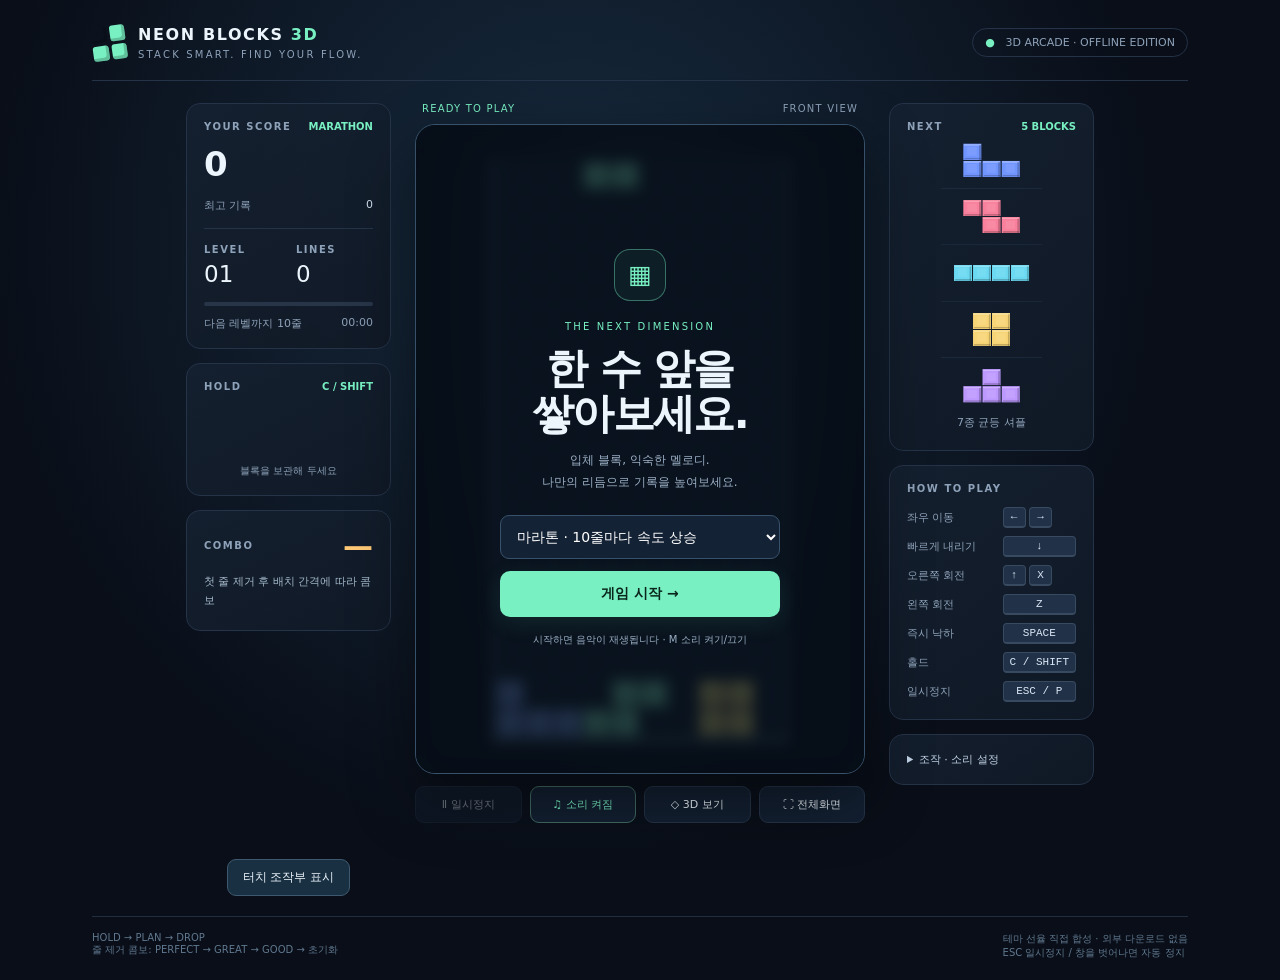
<file: index.html>
<!doctype html>
<html lang="ko">
<head>
<meta charset="utf-8"><meta name="viewport" content="width=device-width,initial-scale=1,viewport-fit=cover"><meta name="theme-color" content="#090e18"><meta name="apple-mobile-web-app-capable" content="yes"><meta name="mobile-web-app-capable" content="yes"><meta name="apple-mobile-web-app-status-bar-style" content="black-translucent">
<title>NEON BLOCKS 3D · 테트리스</title>
<style>
:root{color-scheme:dark;--bg:#090e18;--panel:#111b2a;--line:#253348;--text:#edf5fc;--muted:#8ea2b9;--mint:#78f0c2;--amber:#ffc976}*{box-sizing:border-box}body{margin:0;background:radial-gradient(ellipse at 45% 25%,#172b3f 0,transparent 60%),var(--bg);color:var(--text);font-family:Inter,"Segoe UI","Malgun Gothic",system-ui,sans-serif;font-size:14px;min-height:100svh}button,input,select{font:inherit}button{cursor:pointer;color:inherit}button:focus-visible,select:focus-visible,input:focus-visible{outline:2px solid var(--mint);outline-offset:4px}button{touch-action:manipulation}button:disabled{opacity:.35;cursor:default}.shell{max-width:1160px;margin:auto;padding:25px 32px 20px}.top{display:flex;align-items:center;justify-content:space-between;padding-bottom:20px;border-bottom:1px solid var(--line);gap:12px}.logo{display:flex;align-items:center;gap:12px}.mark{width:34px;height:34px;display:grid;grid-template-columns:1fr 1fr;gap:3px;transform:rotate(-8deg)}.mark i{background:var(--mint);border-radius:3px;box-shadow:inset -3px -3px #0003}.mark i:first-child{background:transparent}.logo b{letter-spacing:.1em;font-size:16px}.logo small{display:block;font-size:10px;letter-spacing:.22em;color:var(--muted);margin-top:5px}.pill{border:1px solid var(--line);padding:7px 12px;border-radius:30px;color:var(--muted);font-size:11px;white-space:nowrap}.pill span{color:var(--mint)}.layout{display:grid;grid-template-columns:205px minmax(280px,450px) 205px;gap:24px;justify-content:center;margin-top:22px;align-items:start}.rail{display:grid;gap:14px}.card{border:1px solid var(--line);border-radius:14px;background:linear-gradient(145deg,#152131dc,#101926e8);padding:17px}.caption{font-size:10px;letter-spacing:.15em;color:var(--muted);font-weight:700;display:flex;justify-content:space-between;align-items:center}.caption em{font-style:normal;color:var(--mint);letter-spacing:0}.score{font-size:34px;line-height:1.3;font-weight:750;letter-spacing:-.04em;font-variant-numeric:tabular-nums;margin:10px 0 12px}.record{font-size:11px;color:var(--muted);display:flex;justify-content:space-between}.record b{color:#d0dfed;font-weight:500}.twins{display:grid;grid-template-columns:1fr 1fr;gap:15px;border-top:1px solid var(--line);padding-top:15px;margin-top:15px}.metric{font-size:23px;margin-top:6px;font-variant-numeric:tabular-nums}.meter{height:4px;background:#283549;border-radius:4px;margin-top:15px;overflow:hidden}.meter i{display:block;height:100%;background:var(--mint);width:0;transition:width .2s}.time{margin-top:10px;font-size:11px;color:var(--muted);display:flex;justify-content:space-between}.preview{display:block;width:100%;height:72px}.nextcanvas{height:282px}.holdhint{font-size:10px;text-align:center;color:var(--muted)}.combo-row{display:flex;align-items:center;justify-content:space-between}.combo-number{color:var(--amber);font-size:30px;font-weight:800}.small{font-size:11px;color:var(--muted);line-height:1.7}.board-column{min-width:0}.board-meta{display:flex;justify-content:space-between;align-items:center;font-size:10px;letter-spacing:.12em;color:var(--muted);margin:0 7px 10px}.live{color:var(--mint)}.stage{position:relative;width:100%;aspect-ratio:450/650;border:1px solid #38516a;border-radius:20px;overflow:hidden;background:radial-gradient(ellipse at 50% 25%,#142635,#080f1b 75%);box-shadow:0 25px 65px #0007,inset 0 1px #a5ebff17}.stage:after{content:"";position:absolute;pointer-events:none;inset:0;border-radius:20px;box-shadow:inset 0 0 40px #0004}.stage>canvas{position:absolute;inset:0;width:100%;height:100%;display:block}.overlay{position:absolute;z-index:5;inset:0;display:flex;align-items:center;justify-content:center;background:#070e19c9;backdrop-filter:blur(7px);padding:28px;text-align:center}.overlay[hidden]{display:none}.intro-icon{width:52px;height:52px;border:1px solid #78f0c266;margin:0 auto 20px;display:grid;place-items:center;border-radius:16px;color:var(--mint);font-size:25px;background:#78f0c20d}.overlay h1{font-size:clamp(28px,3.5vw,42px);letter-spacing:-.04em;line-height:1.08;margin:14px 0}.overlay p{color:#9db0c6;font-size:12px;line-height:1.8;margin:14px 0 22px;white-space:pre-line}.overline{font-size:10px;letter-spacing:.22em;color:var(--mint)}.primary{background:var(--mint);border:0;color:#09251c;padding:14px 25px;border-radius:10px;font-weight:800;width:100%;box-shadow:0 6px 24px #78f0c218}.primary:hover{background:#a3ffd8}.secondary{background:#1c2a3b;border:1px solid #3c5067;border-radius:10px;padding:11px;width:100%;margin-top:9px}.overlay select{width:100%;padding:12px;background:#142235;color:white;border:1px solid #38516a;border-radius:9px;margin-bottom:12px}.overlay .note{font-size:10px;margin-bottom:0}.toast{position:absolute;z-index:3;pointer-events:none;top:42%;left:0;width:100%;text-align:center;font-size:27px;font-weight:900;letter-spacing:.04em;color:var(--mint);text-shadow:0 3px 15px #000,0 0 30px #78f0c244;opacity:0;transform:translateY(10px);transition:opacity .12s,transform .15s}.toast.show{opacity:1;transform:translateY(0)}.toast small{display:block;font-size:13px;color:#fff;margin-top:6px}.toolbar{display:grid;grid-template-columns:1fr 1fr 1fr;gap:8px;margin-top:12px}.tool{border:1px solid var(--line);background:#132032;border-radius:9px;padding:10px 5px;font-size:11px}.tool:hover{border-color:#62809a}.tool.active{color:var(--mint);border-color:#426b61}.controls{display:grid;grid-template-columns:1fr auto;gap:8px;align-items:center;color:var(--muted);font-size:11px;margin-top:13px}kbd{display:inline-block;padding:3px 6px;min-width:23px;text-align:center;color:#dce8f8;background:#213147;border:1px solid #384a60;border-bottom-width:2px;border-radius:4px;font:10px inherit}.settings summary{cursor:pointer;font-size:11px;color:#c1d2e5}.settings label{display:block;font-size:11px;color:var(--muted);margin-top:14px}.settings input{width:100%;accent-color:var(--mint);margin-top:9px}.settings output{float:right;color:var(--mint)}.foot{display:flex;justify-content:space-between;font-size:10px;color:#60788f;margin-top:20px;border-top:1px solid #202e40;padding-top:15px}.mobile{display:none}.danger{color:#ff8293!important}.log{min-height:40px;margin:10px 0 0;font-size:11px;line-height:1.7;color:#a4b9ca}.sr{position:absolute;width:1px;height:1px;overflow:hidden;clip:rect(0,0,0,0)}@media(min-width:900px) and (max-height:820px){.shell{padding-top:14px}.top{padding-bottom:13px}.layout{margin-top:15px;grid-template-columns:190px minmax(280px,390px) 190px;gap:20px}.card{padding:14px}.rail{gap:11px}.nextcanvas{height:250px}.foot{margin-top:12px}.stage{max-height:calc(100svh - 180px)}}@media(max-width:900px){.shell{padding:16px}.layout{grid-template-columns:155px minmax(260px,390px) 155px;gap:12px}.card{padding:12px}.score{font-size:28px}.logo b{font-size:14px}.pill{font-size:10px}}@media(max-width:700px){.shell{padding:12px 10px}.top{padding-bottom:12px}.pill{display:none}.layout{grid-template-columns:minmax(0,1fr) 92px;max-width:450px;gap:10px;margin:12px auto 0}.left{grid-column:1/-1;display:grid;grid-template-columns:1fr 1fr;gap:8px}.scorecard{grid-column:1/-1;display:flex;align-items:center;justify-content:space-between;gap:10px;padding:10px 12px}.scorecard>.caption{display:none}.score{font-size:25px;margin:0}.record{display:none}.twins{border:0;padding:0;margin:0;gap:20px}.metric{font-size:20px;margin:2px 0 0}.scorecard .meter,.scorecard .time{display:none}.left .holdcard{grid-column:1}.left .combocard{grid-column:2}.left .holdcard,.left .combocard{padding:8px 12px}.holdcard .preview{height:40px;width:94px;margin:auto}.holdhint{display:none}.combo-number{font-size:25px}.combocard .log{margin:0;min-height:16px;font-size:10px;line-height:1.4}.board-column{grid-column:1;grid-row:2}.right{grid-column:2;grid-row:2;gap:8px}.right .card{padding:10px 7px}.right .controlcard{display:none}.right .nextcanvas{height:247px}.right .caption{font-size:8px;letter-spacing:.06em}.right .small{font-size:10px}.settings summary{font-size:10px}.settings label{font-size:9px}.stage{aspect-ratio:320/590;border-radius:14px}.board-meta{font-size:9px;letter-spacing:0}.toolbar{gap:5px;margin-top:8px}.tool{font-size:10px;padding:9px 2px}.overlay{padding:18px}.overlay h1{font-size:31px}.overlay p{font-size:11px}.intro-icon{margin-bottom:12px}.mobile{grid-column:1/-1;display:grid;grid-template-columns:repeat(6,1fr);gap:7px}.mobile button{padding:15px 0;border:1px solid #3a5268;border-radius:10px;background:#182a3c;color:#e9f7ff;font-size:20px;touch-action:none;user-select:none}.mobile .drop{grid-column:span 2;background:#214739;color:var(--mint)}.mobile button:active{background:#3b5d69}.foot{max-width:450px;margin:14px auto 0;line-height:1.6;gap:15px}.logo small{font-size:8px}.log{font-size:10px}}@media(prefers-reduced-motion:reduce){*{transition:none!important}}

/* Mobile console: safe-area spacing, bounded gameboard, no stretched canvas */
.toolbar{grid-template-columns:repeat(4,minmax(0,1fr))}
@media (max-width:700px), (max-width:1100px) and (pointer:coarse){
 html{overscroll-behavior:none}body{min-width:0;overflow-x:hidden}
 .shell{padding:max(6px,env(safe-area-inset-top)) max(8px,env(safe-area-inset-right)) max(8px,env(safe-area-inset-bottom)) max(8px,env(safe-area-inset-left));max-width:720px}
 .top{padding-bottom:5px}.logo b{font-size:12px}.logo small{display:none}.mark{width:23px;height:23px}
 .layout{display:grid;grid-template-columns:minmax(0,1fr) clamp(72px,19vw,112px);gap:7px;max-width:680px;margin:6px auto 0}
 .left{grid-column:1/-1;display:flex;align-items:center;gap:6px;min-width:0}
 .left .scorecard{flex:1;min-width:0}.left .holdcard,.left .combocard{flex:0 0 auto;min-width:0}
 .left .scorecard{padding:5px 8px}.score{font-size:20px}.metric{font-size:15px}
 .left .holdcard{padding:5px;width:75px}.holdcard .preview{width:65px;height:32px}
 .left .combocard{padding:5px;width:82px}.combocard .log{font-size:8px;line-height:1.15;max-height:26px;overflow:hidden}.combo-number{font-size:17px}
 .board-column{grid-column:1;grid-row:2;min-width:0}.board-meta{margin:0 3px 4px;font-size:9px}
 .right{grid-column:2;grid-row:2;min-width:0}.right .card{padding:6px 4px}.right .nextcanvas{height:min(32svh,230px)}.right .small{font-size:9px}.right .settings{display:none}
 .stage{width:100%;height:min(53svh,690px);aspect-ratio:auto;border-radius:12px;min-height:180px}
 .toolbar{gap:3px;margin-top:5px}.tool{font-size:9px;padding:7px 1px;border-radius:6px}
 .mobile{display:block;grid-column:1/-1;background:linear-gradient(150deg,#1a2a40,#101b2d);border:1px solid #39526b;border-radius:19px;padding:9px 12px 10px;margin-top:2px;box-shadow:inset 0 2px 2px #ffffff12;touch-action:none;user-select:none}
 .mobile-top{display:flex;justify-content:space-between;gap:8px;align-items:center}.mobile-brand{letter-spacing:.13em;font-size:9px;color:#98dfcc;font-weight:800}.mobile-hint{font-size:9px;color:#91a4b6}
 .gamepad{display:flex;align-items:center;justify-content:space-between;gap:10px;min-height:132px}
 .dpad{display:grid;grid-template:repeat(3,43px)/repeat(3,43px);filter:drop-shadow(0 4px 4px #0006)}
 .mobile .pad{border:0;border-radius:5px;background:#2a3c50;color:#e8f1fc;font-size:18px;padding:0;touch-action:none}
 .dpad .up{grid-area:1/2}.dpad .leftkey{grid-area:2/1}.dpad .rightkey{grid-area:2/3}.dpad .downkey{grid-area:3/2}.pad-center{grid-area:2/2;background:#2a3c50}
 .actionpad{display:grid;grid-template-columns:repeat(2,57px);grid-template-rows:repeat(2,57px);gap:3px;transform:rotate(-13deg)}
 .mobile .round{border-radius:50%;border:2px solid #547388;background:#603857;color:white;font-size:18px;font-weight:900;padding:0;box-shadow:inset -2px -4px #0005,0 4px 0 #080f1a;touch-action:none}
 .mobile .round small{display:block;font-size:8px;font-weight:600}.round.a{grid-area:1/2}.round.b{grid-area:2/1}.round.h{grid-area:2/2;background:#24555a}
 .mobile button:active{filter:brightness(1.45);transform:translateY(2px)}
 .mobile-bottom{display:flex;justify-content:center;gap:9px;margin-top:8px}
 .mobile-bottom button{border:1px solid #4c6074;background:#1a2c3c;color:#bdd5e9;padding:7px 11px;border-radius:40px;font-size:10px;touch-action:manipulation}
 .foot{display:none}
}
@media(max-width:700px) and (max-height:790px){.stage{height:45svh}.gamepad{min-height:106px}.dpad{grid-template:repeat(3,35px)/repeat(3,35px)}.actionpad{grid-template-columns:repeat(2,47px);grid-template-rows:repeat(2,47px)}.mobile{padding:6px 11px}.mobile-bottom{margin-top:3px}}
@media(max-width:700px) and (orientation:landscape){.stage{height:68svh}.layout{max-width:680px}.gamepad{min-height:106px}}

/* PC (mouse/trackpad): hide touchscreen console even in narrow desktop windows. */
@media (hover:hover) and (pointer:fine){.mobile{display:none!important}}

/* Adjustable ergonomic control layout */
.mobile{--pad-inset:14px;--pad-gap:10px;--pad-shift:0px}
.mobile .gamepad{display:flex;align-items:center;justify-content:space-between;gap:var(--pad-gap);padding:8px var(--pad-inset);min-height:142px}
.mobile .dpad{flex:0 0 auto;transform:translateX(var(--pad-shift))}
.mobile .actionpad{display:flex!important;grid-template-columns:none!important;grid-template-rows:none!important;align-items:center;gap:var(--pad-gap);transform:translateX(calc(-1 * var(--pad-shift)))!important;flex:0 0 auto}
.mobile .round.a,.mobile .round.b,.mobile .round.h{grid-area:auto!important}
.mobile .round{width:clamp(38px,10vw,56px);height:clamp(38px,10vw,56px);flex:none}
.mobile .pad-settings{margin:8px 9px 3px;padding:9px 11px;border:1px solid #38536b;border-radius:12px;background:#0d1a2b}
.mobile .pad-settings summary{color:#b9e7db;font-weight:700;font-size:12px;cursor:pointer}
.mobile .pad-settings label{display:flex;align-items:center;justify-content:space-between;gap:9px;font-size:11px;color:#cedfee;margin:10px 0}
.mobile .pad-settings input[type=range]{width:48%;accent-color:#78f0c2}
.mobile .pad-settings output{min-width:32px;text-align:right;color:#78f0c2}
.mobile .pad-settings button{border:1px solid #506b80;background:#203548;border-radius:8px;padding:7px 10px;font-size:11px}
.pc-pad-toggle{display:none}
@media(max-width:390px){.mobile .gamepad{padding:6px 3px;gap:4px}.mobile .actionpad{gap:5px}.mobile .round{width:39px;height:39px;font-size:14px}.mobile .round small{font-size:7px}.mobile .dpad{grid-template:repeat(3,34px)/repeat(3,34px)}}
@media(min-width:391px) and (max-width:700px){.mobile .dpad{grid-template:repeat(3,40px)/repeat(3,40px)}}
@media(min-width:701px){.pc-pad-toggle{display:block;margin:12px auto 0;background:#183042;border:1px solid #3e596f;border-radius:9px;padding:9px 15px;font-size:12px}.mobile.show-pc-pad{display:block!important;max-width:640px;margin:12px auto 0;grid-column:1/-1;background:linear-gradient(150deg,#1a2a40,#101b2d);border:1px solid #39526b;border-radius:19px;padding:12px}.mobile.show-pc-pad .mobile-top{display:flex;justify-content:space-between}.mobile.show-pc-pad .mobile-bottom{display:flex;justify-content:center;gap:8px}.mobile.show-pc-pad .dpad{display:grid;grid-template:repeat(3,43px)/repeat(3,43px)}.mobile.show-pc-pad .pad{border:0;border-radius:5px;background:#2a3c50;color:#e8f1fc}.mobile.show-pc-pad .round{border-radius:50%;border:2px solid #547388;background:#603857;color:white;font-weight:900}.mobile.show-pc-pad .round.h{background:#24555a}.mobile.show-pc-pad .mobile-bottom button{border:1px solid #4c6074;border-radius:30px;background:#1a2c3c;padding:8px 12px}.mobile.show-pc-pad .pad-settings{display:block}}

/* Fit gameplay and controller to the available smartphone viewport. Preserve original renderers. */
@media (pointer:coarse), (max-width:700px){
 html,body{width:100%;max-width:100%;overflow-x:hidden}
 .shell{width:100%;max-width:720px;min-width:0;margin:auto}
 .layout{min-width:0}
 .board-column,.stage,.right,.left{min-width:0}
 .stage{height:var(--fit-stage-height, min(51svh,620px));min-height:140px;max-height:none;aspect-ratio:auto}
 .mobile{width:100%;min-width:0}
 .mobile .gamepad{min-height:0;padding-block:5px}
 .mobile .pad-settings:not([open]){padding:0;margin:4px 8px 0}
 .mobile .pad-settings:not([open]) summary{padding:6px 8px}
 .actionpad{min-width:0}
}
@media(max-width:700px) and (orientation:landscape){
 .stage{height:var(--fit-stage-height, min(64svh,500px))}
}

/* Sketch-matched full-screen smartphone layout: board / right HUD / bottom pad */
@media (pointer:coarse){
 html,body{height:100%;width:100%;max-width:100%;overflow:hidden;overscroll-behavior:none}
 body{min-height:100svh}
 .shell{width:100%;max-width:none;height:100svh;height:100dvh;min-height:0;display:flex;flex-direction:column;overflow:hidden;padding:max(4px,env(safe-area-inset-top)) max(5px,env(safe-area-inset-right)) max(4px,env(safe-area-inset-bottom)) max(5px,env(safe-area-inset-left))}
 .top,.foot,.pc-pad-toggle{display:none!important}
 .layout{flex:1 1 auto;min-height:0;width:100%;max-width:none!important;margin:0!important;display:grid!important;grid-template-columns:minmax(0,1fr) clamp(90px,23vw,164px);grid-template-rows:repeat(4,min-content) minmax(0,1fr) auto;gap:4px 6px;align-items:stretch;justify-content:stretch}
 .left,.right{display:contents!important}
 .board-column{grid-column:1;grid-row:1/6;width:100%;height:100%;min-height:0;min-width:0;display:flex;flex-direction:column;overflow:hidden}
 .board-meta{flex:0 0 auto;height:16px;min-height:16px;padding:0 2px;margin:0 0 3px;font-size:9px;letter-spacing:0}
 .stage{flex:1 1 0;width:100%;height:0!important;min-height:0!important;max-height:none!important;aspect-ratio:auto!important;border-radius:11px;margin:0;overflow:hidden}
 .toolbar{flex:0 0 auto;margin:4px 0 0;display:grid;grid-template-columns:repeat(4,minmax(0,1fr))!important;gap:3px}
 .toolbar .tool{font-size:clamp(8px,2.1vw,11px);padding:7px 1px;min-height:28px;border-radius:6px}
 .left>.scorecard{grid-column:2;grid-row:1;display:block!important;width:100%!important;margin:0;padding:7px 6px!important}
 .scorecard>.caption{display:flex!important;font-size:9px;gap:4px;letter-spacing:0}
 .scorecard .score{margin:4px 0 3px;font-size:clamp(17px,4.2vw,25px);line-height:1.1}
 .scorecard .record,.scorecard .meter,.scorecard .time{display:none!important}
 .scorecard .twins{display:grid!important;grid-template-columns:1fr 1fr;gap:4px;border:0;padding:0;margin:4px 0 0}
 .scorecard .twins .caption{font-size:8px}
 .scorecard .metric{font-size:clamp(12px,3vw,18px);margin:1px 0 0}
 .right>.card:first-child{grid-column:2;grid-row:2;width:100%!important;padding:7px 4px!important;min-width:0;margin:0}
 .right>.card:first-child .caption{font-size:8px;letter-spacing:0}
 .right>.card:first-child .caption em{font-size:7px}
 .right>.card:first-child .nextcanvas{width:100%;height:clamp(108px,22svh,235px)!important}
 .right>.card:first-child .small{font-size:8px}
 .right>.controlcard,.right>.settings{display:none!important}
 .left>.holdcard{grid-column:2;grid-row:3;width:100%!important;padding:6px 4px!important;margin:0}
 .holdcard .caption{font-size:8px}.holdcard .preview{width:100%!important;height:35px!important}.holdcard .holdhint{display:none}
 .left>.combocard{grid-column:2;grid-row:4;width:100%!important;padding:6px 4px!important;margin:0}
 .combocard .caption{font-size:8px}.combocard .combo-number{font-size:clamp(15px,3vw,20px)}
 .combocard .log{max-height:30px;min-height:0;overflow:hidden;margin:2px 0 0;line-height:1.25;font-size:8px}
 .mobile{grid-column:1/-1;grid-row:6;width:100%;height:clamp(170px,29dvh,280px);max-height:36dvh;min-height:0;min-width:0;display:flex!important;flex-direction:column;justify-content:space-between;padding:7px 9px!important;margin:0!important;background:linear-gradient(155deg,#19283c,#0c1928);border-radius:18px;border:1px solid #39526b;overflow:visible;position:relative}
 .mobile .mobile-top{display:flex;flex:0 0 auto;justify-content:space-between;gap:8px}
 .mobile .mobile-brand,.mobile .mobile-hint{font-size:9px}
 .mobile .gamepad{flex:1 1 auto;display:flex;align-items:center;justify-content:space-between;min-height:0!important;padding:2px min(2.5vw,18px)!important;gap:6px}
 .mobile .dpad{--cell:clamp(34px,min(10.8vw,6.6dvh),58px);display:grid;grid-template:repeat(3,var(--cell))/repeat(3,var(--cell))!important;flex:0 0 auto;transform:translateX(var(--pad-shift,0px))}
 .mobile .pad{font-size:clamp(15px,4vw,22px);border-radius:5px}
 .mobile .actionpad{display:flex!important;flex:0 0 auto;align-items:center;gap:clamp(3px,var(--pad-gap,10px),18px)!important;transform:translateX(calc(-1 * var(--pad-shift,0px)))!important}
 .mobile .round{width:clamp(38px,min(12.2vw,7.8dvh),68px)!important;height:clamp(38px,min(12.2vw,7.8dvh),68px)!important;border-radius:50%;font-size:clamp(14px,4vw,19px)}
 .mobile .round small{font-size:clamp(7px,1.8vw,9px)}
 .mobile .pad-settings{margin:3px 3px 0;flex:0 0 auto;padding:0!important;position:relative}
 .mobile .pad-settings>summary{font-size:10px!important;padding:3px 7px!important}
 .mobile .pad-settings[open]{position:absolute;left:9px;right:9px;bottom:35px;z-index:30;max-height:min(340px,65dvh);overflow-y:auto;background:#13273a;border:1px solid #4b6b82;border-radius:12px;padding:9px!important;box-shadow:0 10px 32px #000b}
 .mobile .pad-settings[open] label,.mobile .pad-settings[open] button{margin:7px 4px}
 .mobile .mobile-bottom{flex:0 0 auto;margin:2px 0 0;gap:7px}
 .mobile .mobile-bottom button{padding:5px 10px;font-size:10px}
}
@media (pointer:coarse) and (max-width:360px){
 .layout{grid-template-columns:minmax(0,1fr) 88px;column-gap:4px}
 .mobile{padding-inline:5px!important}
 .mobile .gamepad{padding-inline:3px!important}
 .mobile .actionpad{gap:4px!important}
 .mobile .dpad{--cell:34px}
 .mobile .round{width:38px!important;height:38px!important}
}
@media (pointer:coarse) and (orientation:landscape) and (max-height:550px){
 .mobile{height:clamp(112px,34dvh,154px);padding-block:4px!important}
 .mobile .mobile-top{display:none}
 .mobile .dpad{--cell:clamp(28px,9dvh,40px)}
 .mobile .round{width:clamp(34px,11dvh,46px)!important;height:clamp(34px,11dvh,46px)!important}
 .mobile .mobile-bottom button{padding:3px 9px}
 .right>.card:first-child .nextcanvas{height:clamp(72px,23dvh,120px)!important}
 .left>.holdcard,.left>.combocard{display:none}
}

/* Configurable actions and horizontal order (mobile / optional PC controller) */
.mobile .pad-map-config{display:grid;gap:3px;margin:7px 1px}
.mobile .pad-settings .pad-map-config label{display:grid;grid-template-columns:72px minmax(0,1fr);align-items:center;margin:5px 0;gap:6px;color:#d6e5f3;font-size:11px}
.mobile .pad-map-config select{display:block;width:100%;min-width:0;font-size:12px;color:#f1f8ff;background:#1d3549;border:1px solid #49647a;border-radius:8px;padding:8px 6px;outline-offset:2px}
.mobile .pad-help{font-size:10px;line-height:1.45;color:#9db8c8;margin:4px 2px}
.mobile .actionpad{min-width:0}

/* Source-guided playable tutorial missions, shared with desktop and mobile */
.training-hud[hidden],.training-hint[hidden]{display:none!important}
.training-hud{display:flex;flex:0 0 auto;align-items:center;gap:5px;flex-wrap:wrap;padding:5px 7px;margin:0 0 4px;background:#112c36;border:1px solid #34645e;border-radius:8px;font-size:10px;color:#ddf6ef}
.training-hud strong{font-size:10px;color:#83f2c9;flex:1 1 auto;min-width:80px;line-height:1.3}
.training-hud select{max-width:118px;min-width:90px;flex:1 1 94px;border-radius:6px;border:1px solid #426777;background:#14273b;color:#f0f9ff;padding:5px 3px;font-size:10px}
.training-hud button{border:1px solid #3e6d69;border-radius:6px;background:#183b3c;padding:5px 7px;color:#d8f6ec;font-size:10px}
.training-hint{width:100%;margin:3px 0 1px;color:#b9e9d3;font-size:10px;line-height:1.5}
@media(pointer:coarse){.training-hud{font-size:9px;padding:4px;gap:3px}.training-hud strong{font-size:9px;min-width:60px}.training-hud select{max-width:94px;min-width:65px;font-size:9px}.training-hud button{font-size:9px;padding:4px}.training-hint{font-size:9px}}
.training-hud[hidden]{display:none!important}.training-hud{align-items:center;gap:4px;flex-wrap:wrap}.training-hud strong{font-size:10px;min-width:52px;flex:0 0 auto}.training-hud select{flex:1 1 100px;max-width:none;min-width:75px}.training-hud .training-hint{flex-basis:100%;margin:0;font-size:10px;line-height:1.4;color:#b9e9d3}@media(pointer:coarse){.training-hud{padding:4px}.training-hud strong{font-size:9px}.training-hud select{max-width:none;min-width:75px;flex:1 1 80px}.training-hud .training-hint{font-size:9px;max-height:3em;overflow:hidden}}
/* Training coach: compact selectable buttons, no recommendation text panel */
.training-hud{display:grid!important;grid-template-columns:minmax(0,1fr);gap:4px;padding:6px 7px;margin-bottom:4px}
.training-hud[hidden]{display:none!important}
.training-hud .coach-toolbar{display:flex;align-items:center;justify-content:space-between;gap:8px;min-width:0}
.training-hud .coach-toolbar strong{flex:0 1 auto;min-width:0;font-size:10px;color:#83f2c9}
.training-hud .coach-toolbar #coachToggle{flex:0 0 auto;border-radius:5px;padding:3px 8px;font-size:10px;min-height:24px}
.training-hud .coach-tabs{display:grid;grid-template-columns:repeat(3,minmax(0,1fr));gap:4px;min-width:0}
.training-hud .coach-tabs .coach-tab{width:100%;min-width:0;max-width:none;padding:7px 3px;font-size:10px;line-height:1.15;white-space:normal;overflow-wrap:break-word;border:1px solid #385c63;border-radius:7px;background:#142d39;color:#b9d7df;font-weight:600}
.training-hud .coach-tabs .coach-tab.active{background:#234a44;border-color:#7de5bc;color:#bcffdf;box-shadow:inset 0 0 0 1px #7de5bc33}
@media(pointer:coarse){.training-hud{padding:4px;gap:3px}.training-hud .coach-toolbar strong{font-size:9px}.training-hud .coach-toolbar #coachToggle{font-size:9px;min-height:20px;padding:2px 6px}.training-hud .coach-tabs{gap:3px}.training-hud .coach-tabs .coach-tab{font-size:clamp(8px,2.2vw,10px);padding:7px 1px;border-radius:5px}}
</style>
</head>
<body>
<div class="shell">
<header class="top"><div class="logo"><div class="mark" aria-hidden="true"><i></i><i></i><i></i><i></i></div><div><b>NEON BLOCKS <span style="color:var(--mint)">3D</span></b><small>STACK SMART. FIND YOUR FLOW.</small></div></div><div class="pill"><span>●</span> &nbsp; 3D ARCADE · OFFLINE EDITION</div></header>
<main class="layout">
<aside class="rail left">
<section class="card scorecard"><div class="caption">YOUR SCORE <em id="modeTag">MARATHON</em></div><div class="score" id="score">0</div><div class="record">최고 기록 <b id="best">0</b></div><div class="twins"><div><div class="caption">LEVEL</div><div class="metric" id="level">01</div></div><div><div class="caption">LINES</div><div class="metric" id="lines">0</div></div></div><div class="meter"><i id="progress"></i></div><div class="time"><span id="goal">다음 레벨까지 10줄</span><span id="clock">00:00</span></div></section>
<section class="card holdcard"><div class="caption">HOLD <em>C / SHIFT</em></div><canvas class="preview" id="hold" width="340" height="130" aria-label="보관한 블록"></canvas><div class="holdhint" id="holdhint">블록을 보관해 두세요</div></section>
<section class="card combocard"><div class="combo-row"><div class="caption">COMBO</div><div class="combo-number" id="combo">—</div></div><div class="log" id="eventText">첫 줄 제거 후 배치 간격에 따라 콤보</div></section>
</aside>
<section class="board-column"><div class="board-meta"><span id="status" class="live">READY TO PLAY</span><span id="rendererLabel">3D VIEW</span></div><div class="training-hud" id="trainingHud" hidden><div class="coach-toolbar"><strong id="trainingTitle">실전 코치</strong><button type="button" id="coachToggle" aria-pressed="true">추천 ON</button></div><div class="coach-tabs" role="group" aria-label="훈련 중점 선택"><button type="button" class="coach-tab active" data-coach-focus="balanced" aria-pressed="true">균형 쌓기</button><button type="button" class="coach-tab" data-coach-focus="tetris" aria-pressed="false">4줄 테트리스</button><button type="button" class="coach-tab" data-coach-focus="combo" aria-pressed="false">콤보</button></div></div><div class="stage" id="stage"><canvas id="board" aria-label="10열 20행 테트리스 게임판"></canvas><canvas id="fx" aria-hidden="true"></canvas><div class="toast" id="toast"></div><div class="overlay" id="overlay"><div style="width:100%;max-width:280px"><div class="intro-icon" id="overlayIcon" aria-hidden="true">▦</div><div class="overline" id="overline">THE NEXT DIMENSION</div><h1 id="title">한 수 앞을<br>쌓아보세요.</h1><p id="description">입체 블록, 익숙한 멜로디.<br>나만의 리듬으로 기록을 높여보세요.</p><select id="mode" aria-label="게임 모드"><option value="marathon">마라톤 · 10줄마다 속도 상승</option><option value="sprint">40줄 도전 · 최단 시간 도전</option><option value="zen">프리 모드 · 일정한 속도</option><option value="blitz">블리츠 · 2분 점수 대결</option><option value="survival">서바이벌 · 빠르게 가속</option><option value="training">실전 훈련소 · 자유 배치 코치</option></select><button id="start" class="primary">게임 시작 →</button><button id="restart" class="secondary" hidden>새 게임</button><p class="note" id="overlayNote">시작하면 음악이 재생됩니다 · M 소리 켜기/끄기</p></div></div></div><div class="toolbar"><button class="tool" id="pause">Ⅱ 일시정지</button><button class="tool active" id="sound" aria-pressed="true">♫ 소리 켜짐</button><button class="tool active" id="view" aria-pressed="true">◇ 입체 보기</button><button class="tool" id="fullscreen">⛶ 전체화면</button></div></section>
<aside class="rail right"><section class="card"><div class="caption">NEXT <em>5 BLOCKS</em></div><canvas id="next" class="preview nextcanvas" width="300" height="560" aria-label="다음 블록 5개"></canvas><div class="small" style="text-align:center">7종 균등 셔플</div></section><section class="card controlcard"><div class="caption">HOW TO PLAY</div><div class="controls"><span>좌우 이동</span><span><kbd>←</kbd> <kbd>→</kbd></span><span>빠르게 내리기</span><kbd>↓</kbd><span>오른쪽 회전</span><span><kbd>↑</kbd> <kbd>X</kbd></span><span>왼쪽 회전</span><kbd>Z</kbd><span>즉시 낙하</span><kbd>SPACE</kbd><span>홀드</span><kbd>C / SHIFT</kbd><span>일시정지</span><kbd>ESC / P</kbd></div></section><details class="card settings"><summary>조작 · 소리 설정</summary><label>낙하 재입력 대기 <output id="delayValue">260ms</output><input id="delay" aria-label="낙하 재입력 대기시간" type="range" min="180" max="500" step="20" value="260"></label><label>배경음 <output id="musicValue">35%</output><input id="musicVolume" aria-label="배경음 볼륨" type="range" min="0" max="100" value="35"></label><label>효과음 <output id="sfxValue">65%</output><input id="sfxVolume" aria-label="효과음 볼륨" type="range" min="0" max="100" value="65"></label><p class="small">스페이스바를 놓아야 다시 낙하합니다. 착지 후 0.5초 동안 위치를 조정할 수 있습니다.</p></details></aside>
<div class="mobile" aria-label="게임보이 스타일 터치 조작">
 <div class="mobile-top"><span class="mobile-brand">NEON · POCKET CONSOLE</span><span class="mobile-hint">길게 누르면 연속 이동</span></div>
 <div class="gamepad">
  <div class="dpad" aria-label="방향키"><button data-action="rotate" class="pad up" aria-label="회전">▲</button><button data-action="left" class="pad leftkey" aria-label="왼쪽">◀</button><span class="pad-center" aria-hidden="true"></span><button data-action="right" class="pad rightkey" aria-label="오른쪽">▶</button><button data-action="down" class="pad downkey" aria-label="빠른 하강">▼</button></div>
  <div class="actionpad"><button class="round a" data-action="rotate" aria-label="A 버튼: 오른쪽 회전">A<small>TURN</small></button><button class="round b" data-action="drop" aria-label="B 버튼: 즉시 낙하">B<small>DROP</small></button><button class="round h" data-action="hold" aria-label="홀드">H<small>HOLD</small></button></div>
 </div>
 <details class="pad-settings" id="padSettings"><summary>⚙ 조작키 기능·배열·위치 설정</summary><label>가장자리 여백 <input id="padInset" type="range" min="0" max="28" step="2" value="14"><output id="padInsetValue">14px</output></label><label>키 좌우 이동 <input id="padShift" type="range" min="-16" max="16" step="2" value="0"><output id="padShiftValue">0px</output></label><label>키 간격 <input id="padGap" type="range" min="4" max="18" step="2" value="10"><output id="padGapValue">10px</output></label><div class="pad-map-config">
 <label for="padKeyA">A 버튼 <select id="padKeyA" aria-label="A 버튼 기능"><option value="rotate">오른쪽 회전</option><option value="ccw">왼쪽 회전</option><option value="drop">즉시 낙하</option><option value="hold">홀드</option></select></label>
 <label for="padKeyB">B 버튼 <select id="padKeyB" aria-label="B 버튼 기능"><option value="rotate">오른쪽 회전</option><option value="ccw">왼쪽 회전</option><option value="drop">즉시 낙하</option><option value="hold">홀드</option></select></label>
 <label for="padKeyH">H 버튼 <select id="padKeyH" aria-label="H 버튼 기능"><option value="rotate">오른쪽 회전</option><option value="ccw">왼쪽 회전</option><option value="drop">즉시 낙하</option><option value="hold">홀드</option></select></label>
 <label for="padOrder">버튼 배열 <select id="padOrder" aria-label="액션 버튼 배열"><option value="abh">A · B · H</option><option value="ahb">A · H · B</option><option value="bah">B · A · H</option><option value="bha">B · H · A</option><option value="hab">H · A · B</option><option value="hba">H · B · A</option></select></label>
 <p class="pad-help">중복된 기능을 선택하면 다른 버튼과 기능이 교환됩니다. 키보드 조작은 그대로 유지됩니다.</p>
</div><button type="button" id="padReset">기본 위치 복원</button></details><div class="mobile-bottom"><button id="touchPause">Ⅱ 일시정지</button><button id="touchSound">♫ 사운드</button><button id="touchFullscreen">⛶ 전체화면</button></div>
</div>
<button class="pc-pad-toggle" id="pcPadToggle" type="button" aria-pressed="false">터치 조작부 표시</button></main><footer class="foot"><span>HOLD → PLAN → DROP<br>줄 제거 콤보: PERFECT → GREAT → GOOD → 초기화</span><span>테마 선율 직접 합성 · 외부 다운로드 없음<br>ESC 일시정지 / 창을 벗어나면 자동 정지</span></footer>
<div class="sr" id="announce" aria-live="polite"></div>
</div>
<script id="engine">
'use strict';
// 게임 규칙은 렌더링/입력/오디오와 분리합니다. 시간 단위는 밀리초입니다.
const SHAPES={I:[[0,0,0,0],[1,1,1,1],[0,0,0,0],[0,0,0,0]],J:[[1,0,0],[1,1,1],[0,0,0]],L:[[0,0,1],[1,1,1],[0,0,0]],O:[[1,1],[1,1]],S:[[0,1,1],[1,1,0],[0,0,0]],T:[[0,1,0],[1,1,1],[0,0,0]],Z:[[1,1,0],[0,1,1],[0,0,0]]};
const COLORS={I:'#6bd9f1',J:'#7195ff',L:'#ffac66',O:'#f7d577',S:'#78e7b3',T:'#bd99ff',Z:'#f8809c'};
const JK={'0>1':[[0,0],[-1,0],[-1,-1],[0,2],[-1,2]],'1>0':[[0,0],[1,0],[1,1],[0,-2],[1,-2]],'1>2':[[0,0],[1,0],[1,1],[0,-2],[1,-2]],'2>1':[[0,0],[-1,0],[-1,-1],[0,2],[-1,2]],'2>3':[[0,0],[1,0],[1,-1],[0,2],[1,2]],'3>2':[[0,0],[-1,0],[-1,1],[0,-2],[-1,-2]],'3>0':[[0,0],[-1,0],[-1,1],[0,-2],[-1,-2]],'0>3':[[0,0],[1,0],[1,-1],[0,2],[1,2]]};
const IK={'0>1':[[0,0],[-2,0],[1,0],[-2,1],[1,-2]],'1>0':[[0,0],[2,0],[-1,0],[2,-1],[-1,2]],'1>2':[[0,0],[-1,0],[2,0],[-1,-2],[2,1]],'2>1':[[0,0],[1,0],[-2,0],[1,2],[-2,-1]],'2>3':[[0,0],[2,0],[-1,0],[2,-1],[-1,2]],'3>2':[[0,0],[-2,0],[1,0],[-2,1],[1,-2]],'3>0':[[0,0],[1,0],[-2,0],[1,2],[-2,-1]],'0>3':[[0,0],[-1,0],[2,0],[-1,-2],[2,1]]};
class BlockEngine{
 constructor(random=Math.random,onEvent=()=>{}){this.random=random;this.onEvent=onEvent;this.dropDelay=260;this.reset('marathon');this.state='ready';}
 emit(type,data={}){this.onEvent({type,...data});}
 reset(mode='marathon'){this.mode=mode;this.board=Array.from({length:22},()=>Array(10).fill(null));this.queue=[];this.bag=[];this.piece=null;this.held=null;this.holdUsed=false;this.score=0;this.lines=0;this.level=1;this.combo=0;this.maxCombo=0;this.comboGrade='';this.locksSinceClear=0;this.hasCleared=false;this.b2b=false;this.elapsed=0;this.now=0;this.lastDrop=-Infinity;this.spawnAge=0;this.gravity=0;this.lockTime=0;this.lockResets=0;this.clearing=[];this.clearTime=0;this.state='running';this.resumeLeft=0;this.fillQueue();this.spawn();}
  fillQueue(){while(this.queue.length<6){if(!this.bag.length){this.bag=Object.keys(SHAPES);for(let i=6;i>0;i--){const j=Math.floor(this.random()*(i+1));[this.bag[i],this.bag[j]]=[this.bag[j],this.bag[i]];}}this.queue.push(this.bag.pop());}}
 make(type){return{type,m:SHAPES[type].map(r=>r.slice()),x:type==='O'?4:3,y:1,r:0,lastRotation:false};}
 spawn(type){this.piece=this.make(type||this.queue.shift());this.fillQueue();this.spawnAge=0;this.gravity=0;this.lockTime=0;this.lockResets=0;if(this.collides())this.finish(false);}
 collides(p=this.piece,dx=0,dy=0,m=p?.m){if(!p)return true;for(let y=0;y<m.length;y++)for(let x=0;x<m[y].length;x++)if(m[y][x]){const xx=p.x+x+dx,yy=p.y+y+dy;if(xx<0||xx>=10||yy>=22||yy<0||this.board[yy][xx])return true;}return false;}
 get active(){return this.state==='running'&&!!this.piece&&!this.clearing.length;}
 ground(){return this.collides(this.piece,0,1);}
 resetLock(wasGrounded){if(wasGrounded&&this.lockResets<15){this.lockTime=0;this.lockResets++;}}
 move(dx){if(!this.active||this.collides(this.piece,dx,0))return false;const g=this.ground();this.piece.x+=dx;this.piece.lastRotation=false;this.resetLock(g);this.emit('move');return true;}
 rotate(dir=1){if(!this.active||this.piece.type==='O')return false;const p=this.piece,n=p.m.length,m=Array.from({length:n},()=>Array(n).fill(0));for(let y=0;y<n;y++)for(let x=0;x<n;x++)if(dir>0)m[x][n-1-y]=p.m[y][x];else m[n-1-x][y]=p.m[y][x];const r=(p.r+dir+4)%4,kicks=(p.type==='I'?IK:JK)[p.r+'>'+r],ground=this.ground();for(const [dx,dy] of kicks){if(!this.collides(p,dx,dy,m)){p.x+=dx;p.y+=dy;p.m=m;p.r=r;p.lastRotation=true;this.resetLock(ground);this.emit('rotate');return true;}}return false;}
 down(manual=false){if(!this.active)return false;if(!this.collides(this.piece,0,1)){this.piece.y++;this.piece.lastRotation=false;if(manual)this.score++;this.gravity=0;return true;}return false;}
 ghostY(){if(!this.piece)return 0;let y=this.piece.y;while(!this.collides({...this.piece,y},0,1))y++;return y;}
 hardDrop(){// 키 반복 차단과 별개로 엔진에서도 쿨다운 및 새 블록 보호를 검사합니다.
 if(!this.active||this.now-this.lastDrop<this.dropDelay||this.spawnAge<160)return false;this.lastDrop=this.now;const y=this.ghostY(),distance=y-this.piece.y;if(distance)this.piece.lastRotation=false;this.piece.y=y;this.score+=distance*2;this.emit('drop',{distance,x:this.piece.x});this.lock();return true;}
 hold(){if(!this.active||this.holdUsed)return false;const type=this.piece.type,old=this.held;this.held=type;this.holdUsed=true;this.spawn(old||undefined);this.emit('hold');return true;}
 tSpin(){if(this.piece.type!=='T'||!this.piece.lastRotation)return false;const p=this.piece;let corners=0;for(const [dx,dy] of [[0,0],[2,0],[0,2],[2,2]]){const x=p.x+dx,y=p.y+dy;if(x<0||x>=10||y<0||y>=22||this.board[y][x])corners++;}return corners>=3;}
 lock(){if(!this.active)return;this.locksSinceClear++;const p=this.piece,spin=this.tSpin();for(let y=0;y<p.m.length;y++)for(let x=0;x<p.m.length;x++)if(p.m[y][x])this.board[p.y+y][p.x+x]=p.type;this.piece=null;this.holdUsed=false;this.clearing=[];for(let y=0;y<22;y++)if(this.board[y].every(Boolean))this.clearing.push(y);this.emit('lock');if(this.clearing.length){this.pendingSpin=spin;this.clearTime=0;this.emit('clearStart',{rows:this.clearing.slice(),board:this.board.map(r=>r.slice())});}else{if(spin){const points=400*this.level;this.score+=points;this.emit('reward',{name:'T-SPIN',points,combo:0,b2b:false,perfect:false});}this.spawn();}}
 finishClear(){const n=this.clearing.length,spin=this.pendingSpin,difficult=n===4||spin,b2b=difficult&&this.b2b,oldLevel=this.level;this.board=this.board.filter((r,y)=>!this.clearing.includes(y));while(this.board.length<22)this.board.unshift(Array(10).fill(null));const interval=this.locksSinceClear;this.locksSinceClear=0;if(!this.hasCleared){this.hasCleared=true;this.combo=0;this.comboGrade='';}else if(interval<=3){this.combo++;this.comboGrade=['','PERFECT COMBO','GREAT COMBO','GOOD COMBO'][interval];}else{this.combo=0;this.comboGrade='';}this.maxCombo=Math.max(this.maxCombo,this.combo);const base=(spin?[400,800,1200,1600][n]:[0,100,300,500,800][n])*this.level;const perfect=this.board.every(r=>r.every(v=>!v));const points=Math.floor(base*(b2b?1.5:1))+50*this.combo*this.level+(perfect?2000*this.level:0);this.score+=points;this.lines+=n;this.level=this.mode==='marathon'?Math.floor(this.lines/10)+1:this.mode==='survival'?Math.floor(this.elapsed/20000)+1:1;this.b2b=difficult;this.clearing=[];this.emit('reward',{comboGrade:this.comboGrade,name:perfect?'PERFECT CLEAR':spin?'T-SPIN '+['','SINGLE','DOUBLE','TRIPLE'][n]:['','SINGLE','DOUBLE','TRIPLE','TETRIS!'][n],points,combo:this.combo,b2b,perfect,n});if(this.level>oldLevel)this.emit('level',{level:this.level});if(this.mode==='sprint'&&this.lines>=40)this.finish(true);else this.spawn();}
 finish(won){this.state=won?'won':'over';this.emit(won?'won':'over');}
 pause(){if(this.state==='running'||this.state==='countdown'){this.state='paused';this.emit('pause');return true;}return false;}
 resume(){if(this.state!=='paused')return;this.state='countdown';this.resumeLeft=900;this.emit('resume');}
 tick(dt){if(this.state==='countdown'){this.resumeLeft-=dt;if(this.resumeLeft<=0){this.state='running';this.emit('resumed');}return;}if(this.state!=='running')return;this.now+=dt;this.elapsed+=dt;if(this.mode==='blitz'&&this.elapsed>=120000){this.elapsed=120000;this.finish(true);return;}if(this.clearing.length){this.clearTime+=dt;if(this.clearTime>=260)this.finishClear();return;}if(!this.active)return;this.spawnAge+=dt;const speed=this.mode==='marathon'?Math.max(65,800*Math.pow(.82,this.level-1)):this.mode==='sprint'?700:this.mode==='survival'?Math.max(80,680*Math.pow(.78,this.level-1)):this.mode==='blitz'?650:this.mode==='training'?1000:900;if(this.mode==='survival')this.level=Math.floor(this.elapsed/20000)+1;this.gravity+=dt;let steps=0;while(this.gravity>=speed&&steps++<16){this.gravity-=speed;if(!this.collides(this.piece,0,1)){this.piece.y++;this.piece.lastRotation=false;}else break;}if(this.ground()){this.lockTime+=dt;if(this.lockTime>=500)this.lock();}else if(this.lockResets<15)this.lockTime=0;}
}
globalThis.BlockEngine=BlockEngine;
</script>
<script>
(()=>{'use strict';
const $=id=>document.getElementById(id),reduce=matchMedia('(prefers-reduced-motion: reduce)').matches;
const fmtTime=ms=>{const s=Math.floor(ms/1000);return String(Math.floor(s/60)).padStart(2,'0')+':'+String(s%60).padStart(2,'0');};
// Web Audio: 녹음 파일 없이 Korobeiniki 테마 선율과 별도의 효과음을 합성합니다.
class Synth{
 constructor(){this.enabled=true;this.music=.35;this.effects=.65;this.index=0;this.next=0;this.nodes=new Set();this.available=true;}
 init(){if(!this.available)return;try{if(!this.ctx){const A=window.AudioContext||window.webkitAudioContext;if(!A){this.available=false;return;}this.ctx=new A();this.master=this.ctx.createGain();this.master.gain.value=.65;const limiter=this.ctx.createDynamicsCompressor();limiter.threshold.value=-15;limiter.ratio.value=6;this.master.connect(limiter).connect(this.ctx.destination);this.mg=this.ctx.createGain();this.sg=this.ctx.createGain();this.mg.connect(this.master);this.sg.connect(this.master);this.apply();}if(this.ctx.state==='suspended')this.ctx.resume().catch(()=>{});}catch{this.available=false;}}
 apply(){if(!this.ctx)return;this.mg.gain.setValueAtTime(this.enabled?this.music*.16:0,this.ctx.currentTime);this.sg.gain.setValueAtTime(this.enabled?this.effects*.3:0,this.ctx.currentTime);}
 note(midi,duration=.1,when=0,music=false,wave='square',end){if(!this.ctx||!this.enabled)return;const c=this.ctx,t=Math.max(c.currentTime,when),o=c.createOscillator(),g=c.createGain();o.type=wave;const f=440*Math.pow(2,(midi-69)/12);o.frequency.setValueAtTime(f,t);if(end)o.frequency.exponentialRampToValueAtTime(end,t+duration);g.gain.setValueAtTime(0,t);g.gain.linearRampToValueAtTime(music?.55:.8,t+.006);g.gain.exponentialRampToValueAtTime(.001,t+duration);o.connect(g).connect(music?this.mg:this.sg);o.start(t);o.stop(t+duration+.02);this.nodes.add(o);o.onended=()=>{this.nodes.delete(o);o.disconnect();g.disconnect();};}
 stop(){for(const o of this.nodes){try{o.stop();}catch{}}this.nodes.clear();this.next=0;}
 play(type,n=1){if(!this.ctx||!this.enabled)return;const t=this.ctx.currentTime;if(type==='move')this.note(45,.025,t,false,'triangle');if(type==='rotate'){this.note(69,.055,t);this.note(76,.055,t+.035);}if(type==='hold'){this.note(64,.075,t,false,'triangle');this.note(72,.1,t+.05,false,'triangle');}if(type==='drop'){this.note(43,.15,t,false,'triangle',35);this.note(31,.1,t,false,'square',28);}if(type==='lock')this.note(36,.055,t,false,'triangle');if(type==='reward')[72,76,79,84,88].slice(0,Math.min(5,n+2)).forEach((v,i)=>this.note(v,.17,t+i*.05,false,'square'));if(type==='level'||type==='won')[72,76,79,84,91].forEach((v,i)=>this.note(v,.22,t+i*.1));if(type==='over')[64,60,57,52,45].forEach((v,i)=>this.note(v,.3,t+i*.13,false,'triangle'));}
 tick(active,level){if(!this.ctx||!this.enabled||!active||this.ctx.state!=='running')return;const c=this.ctx;if(!this.next||this.next<c.currentTime-.3)this.next=c.currentTime+.025;let guard=0;while(this.next<c.currentTime+.13&&guard++<8){const [m,d]=THEME[this.index%THEME.length],beat=.24/(1+Math.min(10,level-1)*.015);if(m)this.note(m,d*beat*.9,this.next,true,'square');const phase=Math.floor(this.index/8)%4,bass=[45,45,40,40][phase];this.note(bass,Math.min(.26,d*beat*.8),this.next,true,'triangle');if(this.index%2===0)this.note(bass+12,.1,this.next+.02,true,'triangle');this.next+=d*beat;this.index++;}}
}
const THEME=[[76,2],[71,1],[72,1],[74,2],[72,1],[71,1],[69,2],[69,1],[72,1],[76,2],[74,1],[72,1],[71,3],[72,1],[74,2],[76,2],[72,2],[69,2],[69,4],[0,1],[74,2],[77,1],[81,2],[79,1],[77,1],[76,3],[72,1],[76,2],[74,1],[72,1],[71,2],[71,1],[72,1],[74,2],[76,2],[72,2],[69,2],[69,4],[0,1],[76,4],[72,4],[74,4],[71,4],[72,4],[69,4],[68,4],[71,4],[76,4],[72,4],[74,4],[71,4],[72,2],[76,2],[81,4],[80,4],[0,2]];
const audio=new Synth();let game,renderer,lastFrame=performance.now(),particles=[],shake=0,toastLeft=0,tilt=false,lastUI='',endSaved=false;
const rgb=hex=>[1,3,5].map(i=>parseInt(hex.slice(i,i+2),16)/255);
// 큐브의 앞/뒤/옆면을 실제 3D 좌표로 구성하고 WebGL 깊이 버퍼로 그립니다.
class Renderer{
 constructor(canvas){this.canvas=canvas;this.gl=canvas.getContext('webgl',{alpha:true,antialias:true,premultipliedAlpha:false});if(!this.gl)throw Error('WebGL unavailable');this.init();this.resize();}
 init(){const g=this.gl,vs=`attribute vec3 p;attribute vec3 n;attribute vec4 c;uniform vec2 size;uniform vec2 angles;varying vec4 col;void main(){float sy=sin(angles.x),cy=cos(angles.x),sx=sin(angles.y),cx=cos(angles.y);vec3 a=vec3(p.x*cy+p.z*sy,p.y,-p.x*sy+p.z*cy);vec3 b=vec3(a.x,a.y*cx-a.z*sx,a.y*sx+a.z*cx);gl_Position=vec4(b.x/size.x,b.y/size.y,-b.z/30.,1.);float light=.64+.36*max(0.,dot(n,normalize(vec3(-.5,.8,1.3))));col=vec4(c.rgb*light,c.a);}`,fs=`precision mediump float;varying vec4 col;void main(){gl_FragColor=col;}`;const shader=(type,src)=>{const s=g.createShader(type);g.shaderSource(s,src);g.compileShader(s);if(!g.getShaderParameter(s,g.COMPILE_STATUS))throw Error(g.getShaderInfoLog(s));return s;};this.program=g.createProgram();g.attachShader(this.program,shader(g.VERTEX_SHADER,vs));g.attachShader(this.program,shader(g.FRAGMENT_SHADER,fs));g.linkProgram(this.program);if(!g.getProgramParameter(this.program,g.LINK_STATUS))throw Error('Shader link failed');g.useProgram(this.program);this.buffer=g.createBuffer();g.bindBuffer(g.ARRAY_BUFFER,this.buffer);[['p',3,0],['n',3,12],['c',4,24]].forEach(([name,num,offset])=>{const loc=g.getAttribLocation(this.program,name);g.enableVertexAttribArray(loc);g.vertexAttribPointer(loc,num,g.FLOAT,false,40,offset);});this.sizeLoc=g.getUniformLocation(this.program,'size');this.anglesLoc=g.getUniformLocation(this.program,'angles');g.enable(g.DEPTH_TEST);g.enable(g.BLEND);g.blendFunc(g.SRC_ALPHA,g.ONE_MINUS_SRC_ALPHA);}
 resize(){const box=this.canvas.getBoundingClientRect(),d=Math.min(devicePixelRatio||1,2);this.canvas.width=Math.round(box.width*d);this.canvas.height=Math.round(box.height*d);this.aspect=box.width/box.height;this.sy=11.25;this.sx=this.sy*this.aspect;this.gl.viewport(0,0,this.canvas.width,this.canvas.height);}
 cube(x,y,z,w,h,d,color,alpha=1){const c=Array.isArray(color)?color:rgb(color),X=w/2,Y=h/2,Z=d/2;const faces=[[[0,0,1],[[-X,-Y,Z],[X,-Y,Z],[X,Y,Z],[-X,Y,Z]]],[[0,0,-1],[[X,-Y,-Z],[-X,-Y,-Z],[-X,Y,-Z],[X,Y,-Z]]],[[1,0,0],[[X,-Y,Z],[X,-Y,-Z],[X,Y,-Z],[X,Y,Z]]],[[-1,0,0],[[-X,-Y,-Z],[-X,-Y,Z],[-X,Y,Z],[-X,Y,-Z]]],[[0,1,0],[[-X,Y,Z],[X,Y,Z],[X,Y,-Z],[-X,Y,-Z]]],[[0,-1,0],[[-X,-Y,-Z],[X,-Y,-Z],[X,-Y,Z],[-X,-Y,Z]]]];for(const [n,v] of faces)for(const i of [0,1,2,0,2,3])this.vertices.push(x+v[i][0],y+v[i][1],z+v[i][2],...n,...c,alpha);}
 block(x,y,color,ghost=false,scale=1){if(y<2)return;const xx=x-4.5,yy=11.5-y;if(ghost){const c=rgb(color).map(v=>v*.44);this.cube(xx,yy,-.25,.9,.9,.055,c);const t=.026;this.cube(xx-.44,yy,-.20,t,.9,.04,color);this.cube(xx+.44,yy,-.20,t,.9,.04,color);this.cube(xx,yy-.44,-.20,.9,t,.04,color);this.cube(xx,yy+.44,-.20,.9,t,.04,color);}else{this.cube(xx,yy,.06,.92*scale,.92*scale,.63,color);this.cube(xx,yy+.025,.388,.72*scale,.70*scale,.025,rgb(color).map(v=>Math.min(1,v*1.13+.04)));this.cube(xx,yy+.385,.40,.76*scale,.025,.025,rgb(color).map(v=>Math.min(1,v+.25)));}}
 project(x,y){let xx=x-4.5,yy=11.5-y,z=.4;const ay=tilt?-.22:0,ax=tilt?.08:0;const a=xx*Math.cos(ay)+z*Math.sin(ay),az=-xx*Math.sin(ay)+z*Math.cos(ay),b=yy*Math.cos(ax)-az*Math.sin(ax);return[(a/this.sx+1)*this.canvas.clientWidth/2,(1-b/this.sy)*this.canvas.clientHeight/2];}
 draw(e,now){const g=this.gl;g.clearColor(0,0,0,0);g.clear(g.COLOR_BUFFER_BIT|g.DEPTH_BUFFER_BIT);g.useProgram(this.program);g.uniform2f(this.sizeLoc,this.sx,this.sy);g.uniform2f(this.anglesLoc,tilt?-.22:0,tilt?.08:0);this.vertices=[];this.cube(0,0,-.68,10.28,20.25,.3,'#162737');for(let x=0;x<=10;x++)this.cube(x-5,0,-.5,.017,20,.012,'#294052');for(let y=0;y<=20;y++)this.cube(0,10-y,-.5,10,.017,.012,'#294052');this.cube(-5.12,0,-.18,.1,20.25,.8,'#446077');this.cube(5.12,0,-.18,.1,20.25,.8,'#446077');this.cube(0,-10.14,-.15,10.35,.12,.9,'#78b1b5');
 if(e.piece){const gy=e.ghostY();e.piece.m.forEach((r,y)=>r.forEach((v,x)=>{if(v)this.block(e.piece.x+x,gy+y,COLORS[e.piece.type],true);}));}
 e.board.forEach((r,y)=>r.forEach((v,x)=>{if(!v)return;const clear=e.clearing.includes(y),t=e.clearTime/260;this.block(x,y,clear?'#d7fff1':COLORS[v],false,clear?Math.max(.05,1-t):1);}));
 if(e.piece)e.piece.m.forEach((r,y)=>r.forEach((v,x)=>{if(v)this.block(e.piece.x+x,e.piece.y+y,COLORS[e.piece.type]);}));
 if(e.state==='ready'){const decor=[[0,21,'J'],[1,21,'J'],[2,21,'J'],[0,20,'J'],[3,21,'S'],[4,21,'S'],[4,20,'S'],[5,20,'S'],[7,21,'O'],[8,21,'O'],[7,20,'O'],[8,20,'O']];decor.forEach(([x,y,v])=>this.block(x,y,COLORS[v]));}
 g.bindBuffer(g.ARRAY_BUFFER,this.buffer);g.bufferData(g.ARRAY_BUFFER,new Float32Array(this.vertices),g.DYNAMIC_DRAW);g.drawArrays(g.TRIANGLES,0,this.vertices.length/10);}
}
class FlatRenderer{
 constructor(canvas){this.canvas=canvas;this.c=canvas.getContext('2d');this.resize();}
 resize(){const r=this.canvas.getBoundingClientRect(),d=Math.min(devicePixelRatio||1,2);this.canvas.width=r.width*d;this.canvas.height=r.height*d;this.c.setTransform(d,0,0,d,0,0);this.s=Math.min(r.width/11.5,r.height/22);this.ox=(r.width-this.s*10)/2;this.oy=(r.height-this.s*20)/2;}
 project(x,y){return[this.ox+(x+.5)*this.s,this.oy+(y-1.5)*this.s];}
 draw(e){const c=this.c,s=this.s;c.clearRect(0,0,this.canvas.width,this.canvas.height);c.fillStyle='#0b1725';c.fillRect(this.ox,this.oy,10*s,20*s);c.strokeStyle='#243a4e';for(let x=0;x<=10;x++){c.beginPath();c.moveTo(this.ox+x*s,this.oy);c.lineTo(this.ox+x*s,this.oy+20*s);c.stroke();}for(let y=0;y<=20;y++){c.beginPath();c.moveTo(this.ox,this.oy+y*s);c.lineTo(this.ox+10*s,this.oy+y*s);c.stroke();}const block=(x,y,t,ghost=false)=>{if(y<2)return;const [xx,yy]=this.project(x,y);if(ghost){c.strokeStyle=COLORS[t];c.strokeRect(xx-s*.43,yy-s*.43,s*.86,s*.86);}else drawMini(c,xx-s*.46,yy-s*.46,s*.92,COLORS[t]);};if(e.piece){const gy=e.ghostY();e.piece.m.forEach((r,y)=>r.forEach((v,x)=>{if(v)block(e.piece.x+x,gy+y,e.piece.type,true);}));}e.board.forEach((r,y)=>r.forEach((v,x)=>{if(v)block(x,y,v);}));if(e.piece)e.piece.m.forEach((r,y)=>r.forEach((v,x)=>{if(v)block(e.piece.x+x,e.piece.y+y,e.piece.type);}));}
}
function drawMini(c,x,y,s,color){c.fillStyle=color;c.fillRect(x+1,y+1,s-2,s-2);c.fillStyle='#ffffff40';c.fillRect(x+2,y+2,s-4,3);c.fillStyle='#00000035';c.fillRect(x+s-5,y+4,3,s-5);c.fillRect(x+3,y+s-5,s-5,3);c.fillStyle='#ffffff13';c.fillRect(x+s*.23,y+s*.23,s*.5,s*.5);}
function preview(id,types,muted=false){const c=$(id).getContext('2d'),w=c.canvas.width,h=c.canvas.height;c.clearRect(0,0,w,h);c.globalAlpha=muted?.35:1;const slot=h/Math.max(1,types.length);types.forEach((t,i)=>{if(!t)return;const m=SHAPES[t],cells=[];m.forEach((r,y)=>r.forEach((v,x)=>{if(v)cells.push([x,y]);}));const minX=Math.min(...cells.map(v=>v[0])),maxX=Math.max(...cells.map(v=>v[0])),minY=Math.min(...cells.map(v=>v[1])),maxY=Math.max(...cells.map(v=>v[1]));const s=Math.min(w/6,slot/3.3),ox=(w-(maxX-minX+1)*s)/2,oy=slot*i+(slot-(maxY-minY+1)*s)/2;cells.forEach(([x,y])=>drawMini(c,ox+(x-minX)*s,oy+(y-minY)*s,s,COLORS[t]));if(id==='next'&&i<types.length-1){c.strokeStyle='#26364a';c.beginPath();c.moveTo(w*.2,slot*(i+1));c.lineTo(w*.8,slot*(i+1));c.stroke();}});c.globalAlpha=1;}
function readRecord(mode){try{return JSON.parse(localStorage.getItem('neon3d-record-'+mode)||'{}');}catch{return {};}}
function saveRecord(){if(endSaved)return;endSaved=true;const r=readRecord(game.mode);r.score=Math.max(Number(r.score)||0,game.score);if(game.state==='won')r.time=Math.min(Number(r.time)||Infinity,game.elapsed);try{localStorage.setItem('neon3d-record-'+game.mode,JSON.stringify(r));}catch{}return r;}
function toast(title,sub=''){const el=$('toast');el.replaceChildren(document.createTextNode(title));if(sub){const small=document.createElement('small');small.textContent=sub;el.append(small);}el.classList.add('show');toastLeft=1300;$('announce').textContent=title+' '+sub;}
function event(ev){if(!game)return;if(['move','rotate','hold','drop','lock','level','over','won'].includes(ev.type))audio.play(ev.type);if(ev.type==='drop'&&!reduce)shake=7;
 if(ev.type==='clearStart'&&!reduce&&renderer){for(const y of ev.rows)for(let x=0;x<10;x++){const [px,py]=renderer.project(x,y);for(let i=0;i<4;i++)particles.push({x:px,y:py,vx:(Math.random()-.5)*220,vy:-60-Math.random()*180,life:650+Math.random()*300,max:950,color:COLORS[ev.board[y][x]]});}}
 if(ev.type==='reward'){audio.play('reward',(ev.n||1)+Math.min(2,ev.combo));toast(ev.comboGrade||ev.name,(ev.comboGrade?ev.name+' · ':'')+(ev.b2b?'BACK-TO-BACK · ':'')+'+'+ev.points.toLocaleString());$('eventText').textContent=(ev.comboGrade?ev.comboGrade+' · ':'')+ev.name+' +'+ev.points.toLocaleString();}
  if(ev.type==='level')$('eventText').textContent+=' · LEVEL '+ev.level;
 if(ev.type==='pause'){audio.stop();clearInput();showOverlay('pause');}
 if(ev.type==='resume'){clearInput();$('overlay').hidden=true;$('toast').classList.remove('show');}
 if(ev.type==='resumed'){audio.next=0;}
 if(ev.type==='over'||ev.type==='won'){saveRecord();clearInput();audio.stop();audio.play(ev.type);showOverlay(ev.type);}
}
game=new BlockEngine(Math.random,event);
try{renderer=new Renderer($('board'));}catch{const old=$('board'),replacement=document.createElement('canvas');replacement.id='board';replacement.setAttribute('aria-label','테트리스 게임판');old.replaceWith(replacement);renderer=new FlatRenderer(replacement);$('view').disabled=true;}$('rendererLabel').textContent='FRONT VIEW';$('view').textContent='◇ 3D 보기';$('view').classList.remove('active');$('view').setAttribute('aria-pressed','false');
const fx=$('fx'),fctx=fx.getContext('2d');function resize(){renderer.resize();const r=fx.getBoundingClientRect(),d=Math.min(devicePixelRatio||1,2);fx.width=r.width*d;fx.height=r.height*d;fctx.setTransform(d,0,0,d,0,0);particles=[];}new ResizeObserver(resize).observe($('stage'));resize();
function showOverlay(kind){delete $('restart').dataset.confirm;$('overlay').hidden=false;const pause=kind==='pause',won=kind==='won';$('overline').textContent=pause?'TAKE A BREATH':won?'MISSION COMPLETE':'ONE MORE ROUND';$('title').textContent=pause?'잠시 쉬어가세요.':won?(game.mode==='blitz'?'2분 완료!':'40줄 완주!'):'다시, 더 높이.';$('overlayIcon').textContent=pause?'Ⅱ':won?'✦':'↻';const r=readRecord(game.mode);$('description').textContent=pause?'ESC 또는 계속하기를 누르면\n잠시 후 게임이 이어집니다.':game.score.toLocaleString()+'점 · '+game.lines+'줄 · '+fmtTime(game.elapsed)+'\n최대 '+Math.max(0,game.maxCombo)+'콤보'+(game.mode==='sprint'&&r.time?' · 최고 '+fmtTime(r.time):'');$('start').textContent=pause?'계속하기 →':'다시 시작 →';$('restart').hidden=!pause;$('restart').textContent='새 게임';$('mode').hidden=pause;$('overlayNote').textContent=pause?'정지 중에는 시간과 블록이 움직이지 않습니다.':'스페이스바 연속 입력 방지 · ESC 일시정지';$('pause').textContent=pause?'▶ 계속하기':'Ⅱ 일시정지';}


let coachFocus='balanced',coachVisible=true,coachPiece=null,coachSuggestion=null,coachReason='',coachKey='';
const coachButtons=[...document.querySelectorAll('[data-coach-focus]')],coachToggle=$('coachToggle');
try{const saved=localStorage.getItem('neon3d-coach-focus');if(['balanced','tetris','combo'].includes(saved))coachFocus=saved;}catch{}

try{coachVisible=localStorage.getItem('neon3d-coach-visible')!=='false';}catch{}
function refreshTrainingHUD(){
 const active=game.mode==='training'&&game.state!=='ready';
 $('trainingHud').hidden=!active;
 if(active){$('trainingTitle').textContent='실전 코치';coachToggle.textContent=coachVisible?'추천 ON':'추천 OFF';coachToggle.setAttribute('aria-pressed',String(coachVisible));for(const btn of coachButtons){const selected=btn.dataset.coachFocus===coachFocus;btn.classList.toggle('active',selected);btn.setAttribute('aria-pressed',String(selected));}}
}
function rotateCoach(m){
 const n=m.length,r=Array.from({length:n},()=>Array(n).fill(0));
 for(let y=0;y<n;y++)for(let x=0;x<n;x++)if(m[y][x])r[x][n-1-y]=m[y][x];
 return r;
}
function coachMetrics(board){
 const heights=[],holes=[];for(let x=0;x<10;x++){
  let seen=false,h=0,count=0;
  for(let y=2;y<22;y++)if(board[y][x]){if(!seen)h=22-y;seen=true;}else if(seen)count++;
  heights.push(h);holes.push(count);
 }
 let bump=0;for(let i=0;i<9;i++)bump+=Math.abs(heights[i]-heights[i+1]);
 return{holes:holes.reduce((a,b)=>a+b,0),bump,sum:heights.reduce((a,b)=>a+b,0),max:Math.max(...heights)};
}
function coachLanding(board,m,x){
 const offsets=[];for(let y=0;y<m.length;y++)for(let j=0;j<m[y].length;j++)if(m[y][j])offsets.push([j,y]);
 if(!offsets.length)return null;
 const fits=y=>offsets.every(([xx,yy])=>x+xx>=0&&x+xx<10&&y+yy>=0&&y+yy<22&&!board[y+yy][x+xx]);
 let y=1;if(!fits(y))return null;
 while(fits(y+1))y++;
 const after=board.map(row=>row.slice()),cells=offsets.map(([cx,cy])=>[x+cx,y+cy]);
 for(const [cx,cy] of cells)after[cy][cx]='T';
 let lines=0;const compact=after.filter(row=>{if(row.every(Boolean)){lines++;return false;}return true;});
 while(compact.length<22)compact.unshift(Array(10).fill(null));
 return{x,y,cells,board:compact,lines};
}
function coachScore(out,base,style){
 const after=coachMetrics(out.board);
 let score=out.lines*38+(out.lines===4?160:0)-after.holes*96-after.bump*2.7-after.sum*1.8-after.max*2.8-Math.max(0,after.holes-base.holes)*50;
 if(style==='tetris'){
  if(out.cells.some(p=>p[0]===9)&&out.lines!==4&&after.max<13)score-=105;
  if(out.lines===4)score+=260;
 }
 if(style==='combo'){
  if(out.lines>0)score+=165+(game.hasCleared&&game.locksSinceClear<=2?90:0);
  if(out.lines===0&&game.hasCleared&&game.locksSinceClear>=2)score-=60;
  if(out.lines===1)score+=25;
 }
 return score;
}
function coachChoices(board,type,style,limit=50){
 if(!SHAPES[type])return [];
 const result=[],before=coachMetrics(board);let m=SHAPES[type].map(row=>row.slice());
 for(let rot=0;rot<(type==='O'?1:4);rot++){
  if(rot)m=rotateCoach(m);
  for(let x=-3;x<=10;x++){
   const out=coachLanding(board,m,x);if(!out)continue;
   const signature=out.cells.map(p=>p.join(',')).sort().join('|');
   if(result.some(p=>p.signature===signature))continue;
   result.push({...out,rotation:rot,signature,score:coachScore(out,before,style)});
  }
 }
 result.sort((a,b)=>b.score-a.score);
 return result.slice(0,limit);
}
function coachRecommend(){
 if(!game.piece)return null;
 const current=coachChoices(game.board,game.piece.type,coachFocus,16);
 let best=null,value=-Infinity;
 for(const possible of current){
  const follow=coachChoices(possible.board,game.queue[0],coachFocus,1);
  const score=possible.score+(follow.length?follow[0].score*.28:-280);
  if(score>value){value=score;best=possible;}
 }
 return best;
}
function coachExplain(move){
 if(!move)return '배치 후보가 부족합니다. HOLD를 써서 공간을 확보하세요.';
 const before=coachMetrics(game.board),after=coachMetrics(move.board);
 const rot=(move.rotation-(game.piece?.r||0)+4)%4,firstX=Math.min(...move.cells.map(p=>p[0]))+1;
 let why='';
 if(move.lines===4)why='한 번에 4줄 제거할 수 있습니다.';
 else if(move.lines){
  const gap=game.locksSinceClear+1;
  const grade=game.hasCleared?(gap===1?'PERFECT':gap===2?'GREAT':gap===3?'GOOD':'새 콤보 시작'):'첫 줄 제거';
  why=move.lines+'줄 제거 · '+grade+' 예상';
 }else if(coachFocus==='tetris')why='오른쪽 통로를 남겨 I블록 4줄 제거를 준비합니다.';
 else if(coachFocus==='combo'&&game.hasCleared)why='다음 블록으로 줄을 지울 수 있도록 표면을 정리합니다.';
 else if(after.holes<=before.holes)why='구멍을 만들지 않고 다음 블록이 들어올 자리를 확보합니다.';
 else why='현재 지형이 복잡합니다. NEXT 또는 HOLD도 확인하세요.';
 if(after.max>=14)why+=' 높이가 높으니 안전한 제거를 우선하세요.';
 const turn=rot===0?'회전 없음':rot===3?'반시계 1회':'시계 '+rot+'회';
 return '왼쪽 '+firstX+'열 · '+turn+' · '+why;
}
function trainingUpdate(){
 if(game.mode!=='training'){coachPiece=null;coachSuggestion=null;return;}
 if(game.state!=='running'||!game.piece)return;
 if(coachPiece!==game.piece||coachKey!==coachFocus){
  coachPiece=game.piece;coachKey=coachFocus;coachSuggestion=coachRecommend();
 }
}
function drawTrainingGuide(){
 if(!coachVisible||game.mode!=='training'||game.state!=='running'||!coachSuggestion||!$('overlay').hidden)return;
 const canvas=$('fx'),cell=Math.min(canvas.clientHeight/22.5,canvas.clientWidth/11);
 fctx.save();fctx.lineWidth=Math.max(1.5,cell*.065);fctx.strokeStyle='rgba(120,240,194,.96)';fctx.fillStyle='rgba(120,240,194,.13)';
 fctx.setLineDash([Math.max(2,cell*.22),Math.max(2,cell*.14)]);
 for(const [x,y] of coachSuggestion.cells){
  if(y<2)continue;
  const [px,py]=renderer.project(x,y),s=cell*.87;
  fctx.fillRect(px-s/2,py-s/2,s,s);fctx.strokeRect(px-s/2,py-s/2,s,s);
 }
 fctx.restore();
}
for(const btn of coachButtons)btn.onclick=()=>{if(!['balanced','tetris','combo'].includes(btn.dataset.coachFocus))return;coachFocus=btn.dataset.coachFocus;coachPiece=null;coachKey='';try{localStorage.setItem('neon3d-coach-focus',coachFocus)}catch{}refreshTrainingHUD();trainingUpdate();};
coachToggle.onclick=()=>{coachVisible=!coachVisible;try{localStorage.setItem('neon3d-coach-visible',String(coachVisible))}catch{}refreshTrainingHUD();};

function start(){if(mobileDevice()&&document.documentElement.requestFullscreen&&!document.fullscreenElement){document.documentElement.requestFullscreen({navigationUI:'hide'}).catch(()=>{});}audio.init();audio.stop();audio.index=0;clearInput();particles=[];toastLeft=0;$('toast').classList.remove('show');endSaved=false;game.reset($('mode').value);$('overlay').hidden=true;$('pause').textContent='Ⅱ 일시정지';$('eventText').textContent='줄 제거마다 PERFECT → GREAT → GOOD · 이후 초기화';lastFrame=performance.now();lastUI='';audio.play('level');coachPiece=null;coachSuggestion=null;refreshTrainingHUD();trainingUpdate();}
function togglePause(){if(game.state==='paused'){audio.init();game.resume();$('pause').textContent='Ⅱ 일시정지';}else game.pause();}
function mobileDevice(){return matchMedia('(pointer:coarse)').matches || /Android|iPhone|iPad/i.test(navigator.userAgent);}
async function toggleFullscreen(){try{if(document.fullscreenElement){await document.exitFullscreen();return;}if(document.documentElement.requestFullscreen)await document.documentElement.requestFullscreen({navigationUI:'hide'});}catch{} }
$('fullscreen').onclick=toggleFullscreen;$('touchFullscreen').onclick=toggleFullscreen;
document.addEventListener('fullscreenchange',()=>{$('fullscreen').textContent=document.fullscreenElement?'⤢ 화면 복귀':'⛶ 전체화면';$('touchFullscreen').textContent=document.fullscreenElement?'⤢ 화면 복귀':'⛶ 전체화면';});
$('start').onclick=()=>game.state==='paused'?togglePause():start();$('restart').onclick=()=>{if($('restart').dataset.confirm==='yes'){delete $('restart').dataset.confirm;start();}else{$('restart').dataset.confirm='yes';$('restart').textContent='현재 기록을 끝내고 새로 시작';}};$('pause').onclick=togglePause;$('touchPause').onclick=togglePause;
function toggleSound(){audio.init();audio.enabled=!audio.enabled;audio.apply();if(!audio.enabled)audio.stop();$('sound').textContent=audio.enabled?'♫ 소리 켜짐':'♫ 소리 꺼짐';$('sound').classList.toggle('active',audio.enabled);$('sound').setAttribute('aria-pressed',String(audio.enabled));}$('sound').onclick=toggleSound;$('touchSound').onclick=toggleSound;$('view').onclick=()=>{if(!(renderer instanceof Renderer))return;tilt=!tilt;$('view').textContent=tilt?'▦ 정면 보기':'◇ 3D 보기';$('view').classList.toggle('active',tilt);$('view').setAttribute('aria-pressed',String(tilt));$('rendererLabel').textContent=tilt?'3D VIEW':'FRONT VIEW';};
$('delay').oninput=e=>{game.dropDelay=Number(e.target.value);$('delayValue').textContent=game.dropDelay+'ms';};$('musicVolume').oninput=e=>{audio.music=Number(e.target.value)/100;$('musicValue').textContent=e.target.value+'%';audio.apply();};$('sfxVolume').oninput=e=>{audio.effects=Number(e.target.value)/100;$('sfxValue').textContent=e.target.value+'%';audio.apply();};$('mode').onchange=()=>{lastUI='';};
// 키를 누른 상태를 직접 추적합니다. OS 자동 반복으로 새 블록을 낙하시키지 않습니다.
const keys=new Set(),heldInputs=new Map(),pointers=new Map();let order=0;
function clearInput(){heldInputs.clear();pointers.clear();/* keys는 keyup에서만 해제: 일시정지/창 전환 직후의 반복 입력도 방지 */}
const map={ArrowLeft:'left',ArrowRight:'right',ArrowDown:'down',ArrowUp:'rotate',KeyX:'rotate',KeyZ:'ccw',KeyC:'hold',ShiftLeft:'hold',ShiftRight:'hold',Space:'drop'};
function act(a){if(a==='left')game.move(-1);if(a==='right')game.move(1);if(a==='down')game.down(true);if(a==='rotate')game.rotate(1);if(a==='ccw')game.rotate(-1);if(a==='hold')game.hold();if(a==='drop')game.hardDrop();}
function begin(id,action){if(game.state!=='running')return;act(action);if(['left','right','down'].includes(action))heldInputs.set(id,{action,age:0,next:action==='down'?35:145,order:++order});}
addEventListener('keydown',e=>{const ui=/INPUT|SELECT|TEXTAREA/.test(e.target.tagName);if(ui&&e.code!=='Escape')return;if(map[e.code]||['Escape','KeyP','KeyM'].includes(e.code))e.preventDefault();else return;if(e.repeat||keys.has(e.code))return;keys.add(e.code);if(e.code==='Escape'||e.code==='KeyP'){togglePause();return;}if(e.code==='KeyM'){toggleSound();return;}begin(e.code,map[e.code]);});
addEventListener('keyup',e=>{keys.delete(e.code);heldInputs.delete(e.code);});
for(const b of document.querySelectorAll('[data-action]')){b.addEventListener('pointerdown',e=>{e.preventDefault();if(pointers.has(e.pointerId))return;b.setPointerCapture(e.pointerId);pointers.set(e.pointerId,b.dataset.action);begin('touch'+e.pointerId,b.dataset.action);});const release=e=>{pointers.delete(e.pointerId);heldInputs.delete('touch'+e.pointerId);};b.addEventListener('pointerup',release);b.addEventListener('pointercancel',release);b.addEventListener('lostpointercapture',release);}
function inactive(){game.pause();clearInput();keys.clear();audio.stop();}addEventListener('blur',inactive);document.addEventListener('visibilitychange',()=>{if(document.hidden)inactive();});
function inputTick(dt){if(game.state!=='running')return;const moves=[...heldInputs.values()].filter(v=>v.action==='left'||v.action==='right');const recent=moves.sort((a,b)=>b.order-a.order)[0];for(const v of heldInputs.values()){v.age+=dt;if((v.action==='left'||v.action==='right')&&v!==recent)continue;let n=0;while(v.age>=v.next&&n++<4){act(v.action);v.next+=v.action==='down'?32:42;}}}
function updateUI(){const e=game,mode=e.state==='ready'?$('mode').value:e.mode;const state=[e.score,e.lines,e.level,e.combo,e.held,e.holdUsed,e.queue.join(''),e.state,mode].join('|');$('clock').textContent=fmtTime(e.elapsed);if(state===lastUI)return;lastUI=state;$('score').textContent=e.score.toLocaleString('ko-KR');$('level').textContent=String(e.level).padStart(2,'0');$('lines').textContent=e.lines+(mode==='sprint'?'/40':'');$('combo').textContent=e.combo>0?String(e.combo):'—';$('modeTag').textContent={marathon:'MARATHON',sprint:'40 LINES',zen:'FREE PLAY',blitz:'2 MIN BLITZ',survival:'SURVIVAL',training:'TRAINING'}[mode];const r=readRecord(mode);$('best').textContent=mode==='sprint'&&r.time?fmtTime(r.time):(r.score||0).toLocaleString();$('goal').textContent=mode==='sprint'?'목표까지 '+Math.max(0,40-e.lines)+'줄':mode==='blitz'?'남은 시간 '+fmtTime(Math.max(0,120000-e.elapsed)):mode==='survival'?'20초마다 속도 상승':mode==='zen'?'일정한 속도 · 자유롭게 플레이':mode==='training'?'실전 코치 · 무제한':'다음 레벨까지 '+(10-e.lines%10)+'줄';$('progress').style.width=(mode==='sprint'?Math.min(100,e.lines/40*100):mode==='blitz'?Math.min(100,e.elapsed/120000*100):mode==='zen'?100:mode==='training'?100:e.lines%10*10)+'%';refreshTrainingHUD();preview('next',e.queue.slice(0,5));preview('hold',e.held?[e.held]:[],e.holdUsed);$('holdhint').textContent=e.holdUsed?'다음 블록에서 다시 사용 가능':e.held?'C / SHIFT로 교체':'블록을 보관해 두세요';const danger=e.board.slice(2,6).some(r=>r.some(Boolean));$('status').textContent=e.state==='running'?(danger?'DANGER · 공간을 확보하세요':'● IN THE FLOW'):{ready:'READY TO PLAY',paused:'Ⅱ PAUSED',countdown:'GET READY',over:'GAME OVER',won:'MISSION COMPLETE'}[e.state];$('status').classList.toggle('danger',danger&&e.state==='running');$('pause').disabled=['ready','over','won'].includes(e.state);}
function drawFX(dt){fctx.clearRect(0,0,fx.clientWidth,fx.clientHeight);drawTrainingGuide();const paused=game.state==='paused'||game.state==='countdown';for(const p of particles){if(!paused){p.life-=dt;p.x+=p.vx*dt/1000;p.y+=p.vy*dt/1000;p.vy+=340*dt/1000;}fctx.globalAlpha=Math.max(0,p.life/p.max);fctx.fillStyle=p.color;fctx.fillRect(p.x,p.y,4,4);}fctx.globalAlpha=1;particles=particles.filter(p=>p.life>0);if(game.state==='countdown'){fctx.fillStyle='#091322bb';fctx.fillRect(0,0,fx.clientWidth,fx.clientHeight);fctx.textAlign='center';fctx.fillStyle='#a6ffdb';fctx.font='800 60px system-ui';fctx.fillText(String(Math.max(1,Math.ceil(game.resumeLeft/300))),fx.clientWidth/2,fx.clientHeight/2);}}
function frame(now){const dt=Math.min(50,Math.max(0,now-lastFrame));lastFrame=now;inputTick(dt);game.tick(dt);trainingUpdate();audio.tick(game.state==='running',game.level);renderer.draw(game,now);drawFX(dt);if(game.state==='running'){toastLeft-=dt;if(toastLeft<=0)$('toast').classList.remove('show');}if(shake>0){shake=Math.max(0,shake-dt*.035);$('board').style.transform='translateY('+Math.sin(now*.08)*shake+'px)';}else $('board').style.transform='';updateUI();requestAnimationFrame(frame);}updateUI();requestAnimationFrame(frame);
// ?test=1은 개발 검증에서만 엔진을 노출합니다. 일반 실행에는 영향을 주지 않습니다.
if(new URLSearchParams(location.search).has('test'))window.__game={game,audio,renderer,act};
})();
</script>
<script>
(function(){
 'use strict';
 const pad=document.querySelector('.mobile'),pcToggle=document.getElementById('pcPadToggle');
 if(!pad)return;
 const params=[['padInset','--pad-inset',14,0,28],['padShift','--pad-shift',0,-16,16],['padGap','--pad-gap',10,4,18]];
 const keys=['a','b','h'],actions=['rotate','ccw','drop','hold'];
 const names={rotate:'오른쪽 회전',ccw:'왼쪽 회전',drop:'즉시 낙하',hold:'홀드'};
 const short={rotate:'TURN',ccw:'CCW',drop:'DROP',hold:'HOLD'};
 const defaults={a:'rotate',b:'drop',h:'hold'};
 const buttonElements=Object.fromEntries(keys.map(k=>[k,pad.querySelector('.actionpad .'+k)]));
 const padRow=pad.querySelector('.actionpad');
 let stored={};
 try{const value=JSON.parse(localStorage.getItem('neon-pad-settings')||'{}');if(value&&typeof value==='object')stored=value;}catch{}
 const assignments={...defaults};
 const initial=keys.map(k=>stored['key'+k.toUpperCase()]);
 if(initial.every(v=>actions.includes(v))&&new Set(initial).size===keys.length)keys.forEach((k,i)=>assignments[k]=initial[i]);
 const orderChoices=['abh','ahb','bah','bha','hab','hba'];
 const orderControl=document.getElementById('padOrder');
 orderControl.value=orderChoices.includes(stored.padOrder)?stored.padOrder:'abh';
 function save(){
  const settings={};
  for(const [id] of params)settings[id]=Number(document.getElementById(id).value);
  for(const k of keys)settings['key'+k.toUpperCase()]=assignments[k];
  settings.padOrder=orderControl.value;
  try{localStorage.setItem('neon-pad-settings',JSON.stringify(settings));}catch{}
 }
 function apply(){
  for(const [id,prop] of params){
   const el=document.getElementById(id);
   pad.style.setProperty(prop,el.value+'px');
   document.getElementById(id+'Value').textContent=el.value+'px';
  }
 }
 function renderActions(){
  for(const k of keys){
   const action=assignments[k],btn=buttonElements[k];
   btn.dataset.action=action;
   btn.setAttribute('aria-label',k.toUpperCase()+' 버튼: '+names[action]);
   const label=btn.querySelector('small');if(label)label.textContent=short[action];
   document.getElementById('padKey'+k.toUpperCase()).value=action;
  }
 }
 function renderOrder(){for(const k of orderControl.value)padRow.appendChild(buttonElements[k]);}
 for(const [id,prop,def,min,max] of params){
  const el=document.getElementById(id);
  const value=Number(stored[id]);
  el.value=Number.isFinite(value)&&stored[id]!==undefined?Math.min(max,Math.max(min,value)):def;
  el.addEventListener('input',()=>{apply();save();});
 }
 for(const k of keys)document.getElementById('padKey'+k.toUpperCase()).addEventListener('change',e=>{
  const next=e.target.value,prev=assignments[k];
  if(!actions.includes(next)||prev===next)return;
  const other=keys.find(otherKey=>otherKey!==k&&assignments[otherKey]===next);
  assignments[k]=next;
  if(other)assignments[other]=prev;
  renderActions();save();
 });
 orderControl.addEventListener('change',()=>{renderOrder();save();});
 document.getElementById('padReset').addEventListener('click',()=>{
  for(const [id,prop,def] of params)document.getElementById(id).value=def;
  Object.assign(assignments,defaults);orderControl.value='abh';
  apply();renderActions();renderOrder();save();
 });
 apply();renderActions();renderOrder();
 if(pcToggle)pcToggle.addEventListener('click',()=>{
  const open=pad.classList.toggle('show-pc-pad');
  pcToggle.textContent=open?'터치 조작부 숨기기':'터치 조작부 표시';
  pcToggle.setAttribute('aria-pressed',String(open));
 });
})();
</script></body>
</html>
</file>
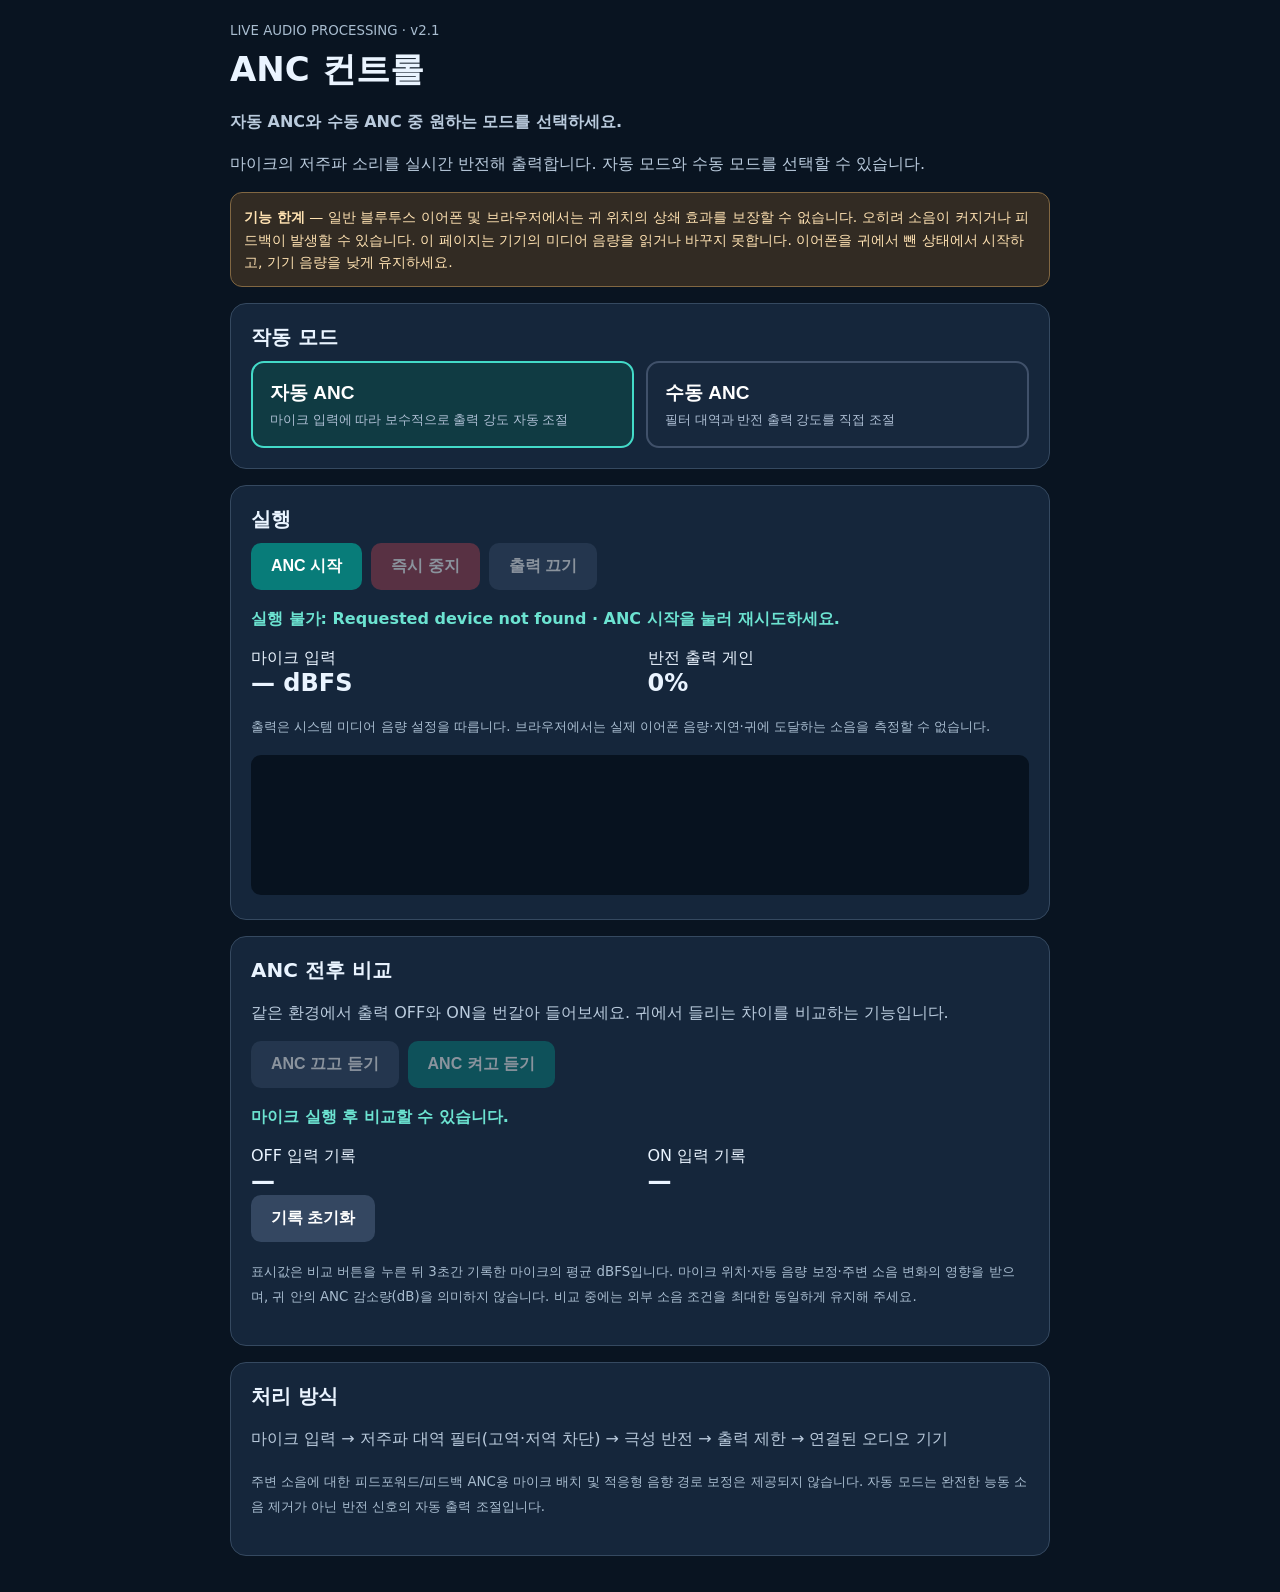
<file: anc-web-lab/index.html>
<!doctype html>
<html lang="ko"><head><meta charset="utf-8"><meta name="viewport" content="width=device-width,initial-scale=1">
<meta name="theme-color" content="#081421"><title>ANC Control</title>
<style>
*{box-sizing:border-box}body{margin:0;background:#091421;color:#eaf4ff;font:16px system-ui,sans-serif;padding:20px}main{max-width:820px;margin:auto}
h1{font-size:34px;margin:8px 0}h2{font-size:20px;margin:0 0 10px}p{line-height:1.6;color:#bacbdd}
.card{background:#15263b;border:1px solid #354960;border-radius:16px;padding:20px;margin:16px 0}
.modes{display:grid;grid-template-columns:1fr 1fr;gap:12px}.mode{border:2px solid #40516a;background:#17283d;color:white;text-align:left;border-radius:13px;padding:17px;cursor:pointer;font-size:19px;font-weight:700}
.mode small{display:block;color:#aebfd4;font-size:13px;font-weight:400;margin-top:5px}.mode.selected{border-color:#43dac8;background:#103b43}
button{cursor:pointer;border:0;border-radius:10px;padding:13px 20px;font-size:16px;font-weight:700;color:#fff;background:#087c79}
button:disabled{opacity:.5;cursor:not-allowed}button.stop{background:#9b3d4b}button.secondary{background:#344761}
.controls{display:flex;flex-wrap:wrap;gap:9px}.status{font-weight:700;color:#6ce3d1}label{display:block;margin:15px 0}
input[type=range]{width:100%;accent-color:#37caba}.metric{display:grid;grid-template-columns:1fr 1fr;gap:15px}.metric b{display:block;font-size:24px}
canvas{width:100%;height:140px;border-radius:10px;background:#07121f}
.note{background:#322b23;border:1px solid #816742;border-radius:12px;padding:13px;color:#ffe2b2;font-size:14px;line-height:1.6}
small{color:#a9bdd0}#manualPanel[hidden]{display:none}
@media(max-width:550px){.modes{grid-template-columns:1fr}h1{font-size:29px}}
</style></head><body><main>
<small>LIVE AUDIO PROCESSING · v2.1</small><h1>ANC 컨트롤</h1><p><strong>자동 ANC와 수동 ANC 중 원하는 모드를 선택하세요.</strong></p>
<p>마이크의 저주파 소리를 실시간 반전해 출력합니다. 자동 모드와 수동 모드를 선택할 수 있습니다.</p>
<div class="note"><b>기능 한계</b> — 일반 블루투스 이어폰 및 브라우저에서는 귀 위치의 상쇄 효과를 보장할 수 없습니다. 오히려 소음이 커지거나 피드백이 발생할 수 있습니다. 이 페이지는 기기의 미디어 음량을 읽거나 바꾸지 못합니다. 이어폰을 귀에서 뺀 상태에서 시작하고, 기기 음량을 낮게 유지하세요.</div>
<section class="card"><h2>작동 모드</h2><div class="modes">
<button class="mode selected" id="auto" type="button" aria-pressed="true">자동 ANC<small>마이크 입력에 따라 보수적으로 출력 강도 자동 조절</small></button>
<button class="mode" id="manual" type="button" aria-pressed="false">수동 ANC<small>필터 대역과 반전 출력 강도를 직접 조절</small></button></div>
<div id="manualPanel" hidden>
<label>출력 강도: <output id="strengthText">1.0</output>%<input type="range" id="strength" min="0" max="3" value="1" step="0.1"></label>
<label>저주파 상한: <output id="cutoffText">300</output> Hz<input type="range" id="cutoff" min="120" max="500" value="300" step="10"></label>
<small>수동 설정도 출력 상한이 제한됩니다. 이 값은 실제 소음 감소율이 아닙니다.</small>
</div></section>
<section class="card"><h2>실행</h2><div class="controls"><button id="start">ANC 시작</button><button id="stop" class="stop" disabled>즉시 중지</button><button id="mute" class="secondary" disabled>출력 끄기</button></div>
<p id="status" class="status" role="status">자동 모드 준비됨 · 마이크 권한이 필요합니다.</p>
<div class="metric"><div>마이크 입력<b id="level">— dBFS</b></div><div>반전 출력 게인<b id="gain">0%</b></div></div>
<p><small>출력은 시스템 미디어 음량 설정을 따릅니다. 브라우저에서는 실제 이어폰 음량·지연·귀에 도달하는 소음을 측정할 수 없습니다.</small></p>
<canvas width="800" height="160" id="graph" aria-label="마이크 소음 파형 그래프"></canvas></section>
<section class="card"><h2>ANC 전후 비교</h2><p>같은 환경에서 출력 OFF와 ON을 번갈아 들어보세요. 귀에서 들리는 차이를 비교하는 기능입니다.</p>
<div class="controls"><button id="compareOff" class="secondary" disabled>ANC 끄고 듣기</button><button id="compareOn" disabled>ANC 켜고 듣기</button></div>
<p id="compareState" class="status">마이크 실행 후 비교할 수 있습니다.</p>
<div class="metric"><div>OFF 입력 기록<b id="offResult">—</b></div><div>ON 입력 기록<b id="onResult">—</b></div></div>
<button id="resetCompare" class="secondary" type="button">기록 초기화</button>
<p><small>표시값은 비교 버튼을 누른 뒤 3초간 기록한 마이크의 평균 dBFS입니다. 마이크 위치·자동 음량 보정·주변 소음 변화의 영향을 받으며, 귀 안의 ANC 감소량(dB)을 의미하지 않습니다. 비교 중에는 외부 소음 조건을 최대한 동일하게 유지해 주세요.</small></p></section>
<section class="card"><h2>처리 방식</h2><p>마이크 입력 → 저주파 대역 필터(고역·저역 차단) → 극성 반전 → 출력 제한 → 연결된 오디오 기기</p>
<p><small>주변 소음에 대한 피드포워드/피드백 ANC용 마이크 배치 및 적응형 음향 경로 보정은 제공되지 않습니다. 자동 모드는 완전한 능동 소음 제거가 아닌 반전 신호의 자동 출력 조절입니다.</small></p></section>
</main><script>
(()=>{'use strict';
const E=id=>document.getElementById(id),canvas=E('graph'),ctx=canvas.getContext('2d');
let ac,stream,source,analyser,hp,lp,inverter,limiter,raf,mode='auto',running=false,muted=false,busy=false,comparison=null,comparisonTime=0,comparisonSq=0,comparisonCount=0;
const clamp=(v,a,b)=>Math.max(a,Math.min(b,v));
const status=s=>E('status').textContent=s;
function ui(){for(const name of ['auto','manual']){E(name).classList.toggle('selected',mode===name);E(name).setAttribute('aria-pressed',String(mode===name))}
 E('manualPanel').hidden=mode!=='manual';E('strengthText').textContent=(+E('strength').value).toFixed(1);E('cutoffText').textContent=E('cutoff').value;
 if(lp&&ac)lp.frequency.setTargetAtTime(mode==='auto'?300:+E('cutoff').value,ac.currentTime,.04);
}
function target(rms){if(!running||muted)return 0;if(mode==='manual')return -(+E('strength').value)/100;
 // Deliberately conservative: auto gain 0.4% to 1.5% of the filtered mic signal.
 return -clamp(.004+rms*.08,.004,.015);
}
function setGain(v){if(inverter&&ac&&ac.state==='running')inverter.gain.setTargetAtTime(v,ac.currentTime,.025);E('gain').textContent=(Math.abs(v)*100).toFixed(1)+'%'}
function stop(){running=false;busy=false;comparison=null;E('compareOff').disabled=true;E('compareOn').disabled=true;cancelAnimationFrame(raf);try{inverter?.gain.setValueAtTime(0,ac?.currentTime||0)}catch(e){}
 stream?.getTracks().forEach(t=>t.stop());try{source?.disconnect();hp?.disconnect();lp?.disconnect();inverter?.disconnect();limiter?.disconnect()}catch(e){}
 if(ac)ac.close().catch(()=>{});ac=stream=source=analyser=hp=lp=inverter=limiter=null;
 E('start').disabled=false;E('stop').disabled=true;E('mute').disabled=true;E('mute').textContent='출력 끄기';E('gain').textContent='0%';E('level').textContent='— dBFS';muted=false;status('중지됨')}
function frame(){if(!running||!ac||!analyser)return;
 const data=new Float32Array(analyser.fftSize);analyser.getFloatTimeDomainData(data);
 let sum=0;ctx.fillStyle='#07121f';ctx.fillRect(0,0,canvas.width,canvas.height);
 ctx.strokeStyle='#47d0c0';ctx.lineWidth=2;ctx.beginPath();
 for(let x=0;x<800;x++){const i=Math.min(data.length-1,Math.floor(x/800*data.length)),v=data[i];if(x===0)ctx.moveTo(x,80-v*65);else ctx.lineTo(x,80-v*65)}
 ctx.stroke();for(const v of data)sum+=v*v;const rms=Math.sqrt(sum/data.length);
 E('level').textContent=(20*Math.log10(Math.max(rms,.000001))).toFixed(1)+' dBFS';setGain(target(rms));
 if(comparison){comparisonSq+=rms*rms;comparisonCount++;let elapsed=performance.now()-comparisonTime;
 if(elapsed>=3000){const mean=Math.sqrt(comparisonSq/Math.max(1,comparisonCount));
 E(comparison==='off'?'offResult':'onResult').textContent=(20*Math.log10(Math.max(mean,.000001))).toFixed(1)+' dBFS';
 E('compareState').textContent=(comparison==='off'?'OFF':'ON')+' 입력 기록 완료 · 다른 상태도 측정해 보세요.';comparison=null;}
 else E('compareState').textContent=(comparison==='off'?'OFF':'ON')+' 입력 기록 중 · '+Math.ceil((3000-elapsed)/1000)+'초';
 }
 raf=requestAnimationFrame(frame);
}
async function start(){if(running||busy)return;busy=true;E('start').disabled=true;status('마이크 및 오디오 시작 중…');
 try{if(!navigator.mediaDevices?.getUserMedia)throw Error('HTTPS 또는 마이크 지원 브라우저가 필요합니다');
 stream=await navigator.mediaDevices.getUserMedia({audio:{echoCancellation:false,noiseSuppression:false,autoGainControl:false}});
 ac=new(window.AudioContext||window.webkitAudioContext)({latencyHint:'interactive'});await ac.resume();
 if(ac.state!=='running')throw Error('브라우저에서 오디오 시작을 차단했습니다. ANC 시작 버튼을 다시 눌러 주세요.');
 source=ac.createMediaStreamSource(stream);analyser=ac.createAnalyser();analyser.fftSize=2048;source.connect(analyser);
 hp=ac.createBiquadFilter();hp.type='highpass';hp.frequency.value=40;hp.Q.value=.707;
 lp=ac.createBiquadFilter();lp.type='lowpass';lp.frequency.value=mode==='auto'?300:+E('cutoff').value;lp.Q.value=.707;
 inverter=ac.createGain();inverter.gain.value=0;
 limiter=ac.createDynamicsCompressor();limiter.threshold.value=-30;limiter.knee.value=0;limiter.ratio.value=12;limiter.attack.value=.003;limiter.release.value=.18;
 source.connect(hp);hp.connect(lp);lp.connect(inverter);inverter.connect(limiter);limiter.connect(ac.destination);
 running=true;busy=false;E('stop').disabled=false;E('mute').disabled=false;E('compareOff').disabled=false;E('compareOn').disabled=false;E('compareState').textContent='OFF 또는 ON을 눌러 3초간 입력을 기록하세요.';status('동작 중 · '+(mode==='auto'?'자동':'수동')+' 모드 · 소음 상쇄 효과 미검증');stream.getAudioTracks()[0].addEventListener('ended',stop,{once:true});frame();
 }catch(err){stop();status('실행 불가: '+err.message+' · ANC 시작을 눌러 재시도하세요.');}}
for(const m of ['auto','manual'])E(m).addEventListener('click',()=>{mode=m;ui();if(running)status('동작 중 · '+(mode==='auto'?'자동':'수동')+' 모드')});
for(const id of ['strength','cutoff'])E(id).addEventListener('input',ui);
E('start').addEventListener('click',start);E('stop').addEventListener('click',stop);
function compare(state){if(!running)return;muted=state==='off';E('mute').textContent=muted?'출력 다시 켜기':'출력 끄기';if(muted)setGain(0);comparison=state;comparisonTime=performance.now();comparisonSq=0;comparisonCount=0;E('compareState').textContent=(state==='off'?'OFF':'ON')+' 기록 시작';}
E('compareOff').addEventListener('click',()=>compare('off'));
E('compareOn').addEventListener('click',()=>compare('on'));
E('resetCompare').addEventListener('click',()=>{comparison=null;E('offResult').textContent='—';E('onResult').textContent='—';E('compareState').textContent='기록 초기화됨';});
E('mute').addEventListener('click',()=>{muted=!muted;E('mute').textContent=muted?'출력 다시 켜기':'출력 끄기';if(muted)setGain(0)});
document.addEventListener('visibilitychange',()=>{if(document.hidden&&running){muted=true;setGain(0);E('mute').textContent='출력 다시 켜기';status('다른 화면으로 이동하여 출력을 음소거했습니다.')}});
window.addEventListener('pagehide',stop);ui();
const autoTry=()=>{if(!running&&!busy)start()};
window.addEventListener('load',autoTry,{once:true});
})();
</script></body></html>
</file>
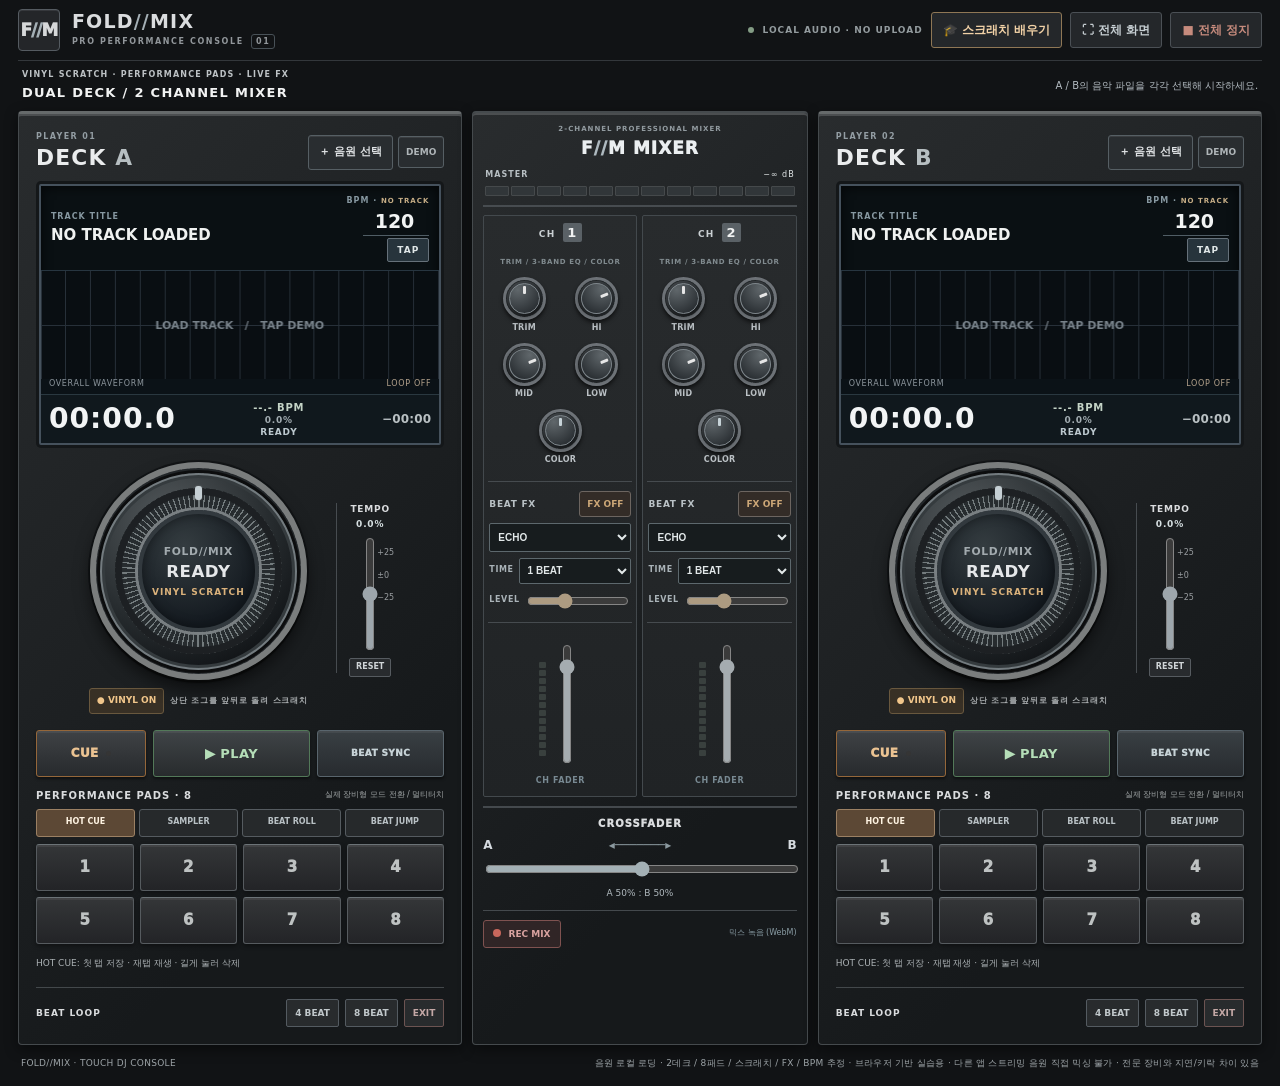
<file: fold-dj/index.html>
<!DOCTYPE html>

<html lang="ko">
<head>
<meta charset="utf-8"/>
<meta content="width=device-width, initial-scale=1, viewport-fit=cover" name="viewport"/>
<meta content="#101317" name="theme-color"/>
<meta content="폴더블 전용 2데크 DJ 믹서. 음원은 기기에서 직접 선택하며 서버에 업로드하지 않습니다." name="description"/>
<title>FOLD//MIX PRO — Touch DJ Console</title>
<link href="style.css" rel="stylesheet"/>
<link href="style-pro.css" rel="stylesheet"/>
<script defer="" src="bpm-engine.js"></script>
<script defer="" src="app.js"></script>
</head>
<body>
<div class="shell">
<header class="masthead">
<div class="branding"><div class="logo-symbol">F<span>//</span>M</div><div><strong>FOLD<span class="accent">//</span>MIX</strong><small>PRO PERFORMANCE CONSOLE <b>01</b></small></div></div>
<div class="header-end"><span class="privacy"><i></i> LOCAL AUDIO · NO UPLOAD</span><button aria-controls="training" aria-expanded="false" class="header-button teach-button" id="open-tutorial" type="button">🎓 스크래치 배우기</button><button class="header-button" id="fullscreen" type="button">⛶ <span>전체 화면</span></button><button class="header-button danger" id="stop-all" type="button">■ <span>전체 정지</span></button></div>
</header>
<div class="info-line"><div><span class="eyebrow">VINYL SCRATCH · PERFORMANCE PADS · LIVE FX</span><strong>DUAL DECK / 2 CHANNEL MIXER</strong></div><span aria-live="polite" id="status" role="status">A / B의 음악 파일을 각각 선택해 시작하세요.</span></div>
<section aria-label="스크래치 연습실" class="training" hidden="" id="training">
<div class="training-top"><div><small>LIVE PRACTICE · SCRATCH LAB</small><strong>스크래치 튜토리얼 <span id="lesson-number">1 / 4</span></strong></div><button aria-label="연습실 닫기" id="lesson-close" type="button">✕ 닫기</button></div>
<div class="training-content"><div class="training-instructions"><b id="lesson-title">01 · Baby Scratch</b><p id="lesson-help">조그휠을 앞으로 밀고 뒤로 당겨 보세요.</p><small id="lesson-tip">한 손가락을 조그휠에 올려 움직입니다.</small></div><div class="training-progress"><div id="lesson-count">0 / 4</div><div class="training-progress-track"><i id="lesson-bar"></i></div><span id="lesson-feedback" role="status">조그휠을 움직이면 횟수가 기록됩니다.</span></div></div>
<div class="training-actions"><button id="lesson-demo" type="button">▶ 연습 비트 불러오기</button><button id="lesson-prev" type="button">이전</button><button id="lesson-next" type="button">다음 단계 →</button><span>연습 데크: <b>A</b> · 크로스페이더를 함께 움직여 보세요</span></div>
</section><nav aria-label="휴대전화 DJ 화면 전환" class="mobile-tabs">
<button class="selected" data-view="a" type="button">◉ DECK A</button><button data-view="mixer" type="button">☷ MIXER</button><button data-view="b" type="button">◉ DECK B</button>
</nav>
<main aria-label="DJ 믹싱 콘솔" class="console" data-view="a">
<section aria-label="왼쪽 A 데크" class="player player-a" id="deck-a">
<div class="unit-top"><div class="unit-name"><small>PLAYER 01</small><strong>DECK <em>A</em></strong></div><div class="load-actions"><label class="load-button" for="file-a">＋ 음원 선택</label><button class="demo-button" data-demo="a" type="button">DEMO</button></div></div>
<input accept="audio/*,.mp3,.wav,.m4a,.aac,.ogg,.flac" aria-label="A 데크 음원 선택" hidden="" id="file-a" type="file"/>
<div class="display"><div class="display-head"><div class="display-track"><span>TRACK TITLE</span><strong id="track-a">NO TRACK LOADED</strong></div><div class="tempo-read"><small>BPM · <span id="bpm-source-a">NO TRACK</span></small><input aria-label="A 데크 원곡 BPM" id="bpm-a" max="220" min="50" step="0.1" type="number" value="120"/><button class="tap-button" id="tap-a" title="박자에 맞춰 4번 이상 탭" type="button">TAP</button></div></div>
<div class="waveframe"><canvas aria-label="A 트랙 파형. 눌러서 탐색" class="waveform" id="wave-a" tabindex="0"></canvas><div class="wave-guide"><span>OVERALL WAVEFORM</span><span id="loop-indicator-a">LOOP OFF</span></div></div>
<div class="display-bottom"><div class="time-value" id="elapsed-a">00:00.0</div><div class="play-info"><span class="live-bpm" id="live-bpm-a">--.- BPM</span><span id="pitch-display-a">±0.0%</span><span id="state-a">STOP</span></div><div class="remain-value" id="remain-a">−00:00</div></div>
</div>
<div class="mechanics"><div class="jog-area"><div aria-label="A 데크 조그휠. VINYL 모드에서 터치 앞뒤 스크래치" aria-valuemax="100" aria-valuemin="0" aria-valuenow="0" class="jog" id="jog-a" role="slider" tabindex="0"><div class="jog-ring"><div class="jog-plate"><div class="jog-title">FOLD//MIX</div><b id="jog-state-a">READY</b><small>VINYL SCRATCH</small></div></div></div><div class="jog-note"><button aria-pressed="true" class="vinyl-mode" id="vinyl-a" type="button">● VINYL ON</button><span id="scratch-status-a">상단 조그를 앞뒤로 돌려 스크래치</span></div></div>
<div class="pitch-area"><div class="pitch-top">TEMPO <b id="pitch-value-a">0.0%</b></div><input aria-label="A 재생 속도 조절" class="pitch-slider" id="pitch-a" max="25" min="-25" step="0.1" type="range" value="0"/><div class="pitch-range">+25<br/>±0<br/>−25</div><button class="reset-pitch" id="pitch-reset-a" type="button">RESET</button></div>
</div>
<div class="transport"><button class="cue-btn" id="cue-a" type="button">CUE <span aria-hidden="true" class="cue-dot"></span></button><button class="play-btn" id="play-a" type="button"><span id="play-icon-a">▶</span> <b id="play-label-a">PLAY</b></button><button class="sync-btn" id="sync-a" type="button">BEAT SYNC</button></div>
<div class="pad-group"><div class="control-caption"><b>PERFORMANCE PADS · 8</b><span>실제 장비형 모드 전환 / 멀티터치</span></div>
<div aria-label="A 데크 패드 모드" class="pad-modes">
<button class="selected" data-deck="a" data-pad-mode="hot" type="button">HOT CUE</button>
<button data-deck="a" data-pad-mode="sampler" type="button">SAMPLER</button>
<button data-deck="a" data-pad-mode="roll" type="button">BEAT ROLL</button>
<button data-deck="a" data-pad-mode="jump" type="button">BEAT JUMP</button>
</div>
<div aria-label="A 데크 8개 패드" class="pads"><button aria-label="패드 1" class="hotpad pad-color-0" data-deck="a" data-pad="0" type="button">1</button><button aria-label="패드 2" class="hotpad pad-color-1" data-deck="a" data-pad="1" type="button">2</button><button aria-label="패드 3" class="hotpad pad-color-2" data-deck="a" data-pad="2" type="button">3</button><button aria-label="패드 4" class="hotpad pad-color-3" data-deck="a" data-pad="3" type="button">4</button><button aria-label="패드 5" class="hotpad pad-color-4" data-deck="a" data-pad="4" type="button">5</button><button aria-label="패드 6" class="hotpad pad-color-5" data-deck="a" data-pad="5" type="button">6</button><button aria-label="패드 7" class="hotpad pad-color-6" data-deck="a" data-pad="6" type="button">7</button><button aria-label="패드 8" class="hotpad pad-color-7" data-deck="a" data-pad="7" type="button">8</button></div>
<div class="pad-hint"><span id="pad-hint-a">HOT CUE: 빈 패드는 저장 / 다시 누르면 호출 / 길게 누르면 삭제</span><button class="sample-assign" hidden="" id="sample-assign-a" type="button">＋ 샘플 불러오기</button></div>
<input accept="audio/*,.mp3,.wav,.ogg,.flac,.m4a" aria-label="샘플러 음원 지정" hidden="" id="sample-file-a" type="file"/></div>
<div class="loop-strip"><b>BEAT LOOP</b><button data-deck="a" data-loop="4" type="button">4 BEAT</button><button data-deck="a" data-loop="8" type="button">8 BEAT</button><button class="loop-off" data-deck="a" data-loop="0" type="button">EXIT</button></div>
</section>
<section aria-label="중앙 2채널 DJ 믹서" class="mixer">
<div class="mixer-brand"><small>2-CHANNEL PROFESSIONAL MIXER</small><strong>F<span>//</span>M MIXER</strong><div class="master-head"><b>MASTER</b><span id="master-db">−∞ dB</span></div><div aria-label="마스터 출력 레벨" class="master-meter" id="master-meter"></div></div>
<div class="channel-strips">
<section aria-label="A 채널 믹서" class="channel channel-a"><div class="ch-head">CH <b>1</b></div><div class="knob-rack"><div class="rack-heading">TRIM / 3-BAND EQ / COLOR</div><div class="knob-grid"><div class="knob-control" data-deck="a" data-default="0" data-max="12" data-min="-12" data-param="trim" data-step="1"><div aria-label="A TRIM 노브" class="knob" role="slider" tabindex="0"><div class="cap"></div></div><small>TRIM</small></div><div class="knob-control" data-deck="a" data-default="0" data-max="6" data-min="-18" data-param="hi" data-step="1"><div aria-label="A HI 노브" class="knob" role="slider" tabindex="0"><div class="cap"></div></div><small>HI</small></div><div class="knob-control" data-deck="a" data-default="0" data-max="6" data-min="-18" data-param="mid" data-step="1"><div aria-label="A MID 노브" class="knob" role="slider" tabindex="0"><div class="cap"></div></div><small>MID</small></div><div class="knob-control" data-deck="a" data-default="0" data-max="6" data-min="-18" data-param="low" data-step="1"><div aria-label="A LOW 노브" class="knob" role="slider" tabindex="0"><div class="cap"></div></div><small>LOW</small></div><div class="knob-control filter-control" data-deck="a" data-default="0" data-max="100" data-min="-100" data-param="filter" data-step="2"><div aria-label="A COLOR 노브" class="knob" role="slider" tabindex="0"><div class="cap"></div></div><small>COLOR</small></div></div></div><div aria-label="A 채널 FX" class="fx-panel"><div class="fx-head"><b>BEAT FX</b><button aria-pressed="false" class="fx-on" id="fx-on-a" type="button">FX OFF</button></div>
<select aria-label="A FX 종류" id="fx-type-a"><option value="echo">ECHO</option><option value="dub">DUB ECHO</option><option value="delay">DELAY</option><option value="reverb">REVERB</option><option value="flanger">FLANGER</option><option value="phaser">PHASER</option></select>
<div class="fx-controls"><label>TIME <select aria-label="A FX 비트 길이" id="fx-time-a"><option value="0.25">1/4</option><option value="0.5">1/2</option><option selected="" value="1">1 BEAT</option><option value="2">2 BEATS</option></select></label><label>LEVEL <input aria-label="A FX 레벨" id="fx-mix-a" max="100" min="0" type="range" value="35"/></label></div>
</div><div class="meter-and-fader"><div class="vu" id="vu-a"></div><input aria-label="A 채널 볼륨 페이더" class="channel-fader" id="level-a" max="100" min="0" step="1" type="range" value="86"/></div><small class="fader-label">CH FADER</small></section>
<section aria-label="B 채널 믹서" class="channel channel-b"><div class="ch-head">CH <b>2</b></div><div class="knob-rack"><div class="rack-heading">TRIM / 3-BAND EQ / COLOR</div><div class="knob-grid"><div class="knob-control" data-deck="b" data-default="0" data-max="12" data-min="-12" data-param="trim" data-step="1"><div aria-label="B TRIM 노브" class="knob" role="slider" tabindex="0"><div class="cap"></div></div><small>TRIM</small></div><div class="knob-control" data-deck="b" data-default="0" data-max="6" data-min="-18" data-param="hi" data-step="1"><div aria-label="B HI 노브" class="knob" role="slider" tabindex="0"><div class="cap"></div></div><small>HI</small></div><div class="knob-control" data-deck="b" data-default="0" data-max="6" data-min="-18" data-param="mid" data-step="1"><div aria-label="B MID 노브" class="knob" role="slider" tabindex="0"><div class="cap"></div></div><small>MID</small></div><div class="knob-control" data-deck="b" data-default="0" data-max="6" data-min="-18" data-param="low" data-step="1"><div aria-label="B LOW 노브" class="knob" role="slider" tabindex="0"><div class="cap"></div></div><small>LOW</small></div><div class="knob-control filter-control" data-deck="b" data-default="0" data-max="100" data-min="-100" data-param="filter" data-step="2"><div aria-label="B COLOR 노브" class="knob" role="slider" tabindex="0"><div class="cap"></div></div><small>COLOR</small></div></div></div><div aria-label="B 채널 FX" class="fx-panel"><div class="fx-head"><b>BEAT FX</b><button aria-pressed="false" class="fx-on" id="fx-on-b" type="button">FX OFF</button></div>
<select aria-label="B FX 종류" id="fx-type-b"><option value="echo">ECHO</option><option value="dub">DUB ECHO</option><option value="delay">DELAY</option><option value="reverb">REVERB</option><option value="flanger">FLANGER</option><option value="phaser">PHASER</option></select>
<div class="fx-controls"><label>TIME <select aria-label="B FX 비트 길이" id="fx-time-b"><option value="0.25">1/4</option><option value="0.5">1/2</option><option selected="" value="1">1 BEAT</option><option value="2">2 BEATS</option></select></label><label>LEVEL <input aria-label="B FX 레벨" id="fx-mix-b" max="100" min="0" type="range" value="35"/></label></div>
</div><div class="meter-and-fader"><div class="vu" id="vu-b"></div><input aria-label="B 채널 볼륨 페이더" class="channel-fader" id="level-b" max="100" min="0" step="1" type="range" value="86"/></div><small class="fader-label">CH FADER</small></section>
</div>
<div class="cross-section"><div class="section-name">CROSSFADER</div><div class="cross-labels"><b>A</b><span>◂───────▸</span><b>B</b></div><input aria-label="크로스페이더 A에서 B" id="crossfader" max="100" min="0" step="1" type="range" value="50"/><span class="cross-caption" id="cross-caption">A 50% : B 50%</span></div>
<div class="record-section"><button class="record-button" id="record" type="button"><span class="record-dot"></span> REC MIX</button><span class="record-note">믹스 녹음 (WebM)</span></div>
</section>
<section aria-label="오른쪽 B 데크" class="player player-b" id="deck-b">
<div class="unit-top"><div class="unit-name"><small>PLAYER 02</small><strong>DECK <em>B</em></strong></div><div class="load-actions"><label class="load-button" for="file-b">＋ 음원 선택</label><button class="demo-button" data-demo="b" type="button">DEMO</button></div></div>
<input accept="audio/*,.mp3,.wav,.m4a,.aac,.ogg,.flac" aria-label="B 데크 음원 선택" hidden="" id="file-b" type="file"/>
<div class="display"><div class="display-head"><div class="display-track"><span>TRACK TITLE</span><strong id="track-b">NO TRACK LOADED</strong></div><div class="tempo-read"><small>BPM · <span id="bpm-source-b">NO TRACK</span></small><input aria-label="B 데크 원곡 BPM" id="bpm-b" max="220" min="50" step="0.1" type="number" value="120"/><button class="tap-button" id="tap-b" title="박자에 맞춰 4번 이상 탭" type="button">TAP</button></div></div>
<div class="waveframe"><canvas aria-label="B 트랙 파형. 눌러서 탐색" class="waveform" id="wave-b" tabindex="0"></canvas><div class="wave-guide"><span>OVERALL WAVEFORM</span><span id="loop-indicator-b">LOOP OFF</span></div></div>
<div class="display-bottom"><div class="time-value" id="elapsed-b">00:00.0</div><div class="play-info"><span class="live-bpm" id="live-bpm-b">--.- BPM</span><span id="pitch-display-b">±0.0%</span><span id="state-b">STOP</span></div><div class="remain-value" id="remain-b">−00:00</div></div>
</div>
<div class="mechanics"><div class="jog-area"><div aria-label="B 데크 조그휠. VINYL 모드에서 터치 앞뒤 스크래치" aria-valuemax="100" aria-valuemin="0" aria-valuenow="0" class="jog" id="jog-b" role="slider" tabindex="0"><div class="jog-ring"><div class="jog-plate"><div class="jog-title">FOLD//MIX</div><b id="jog-state-b">READY</b><small>VINYL SCRATCH</small></div></div></div><div class="jog-note"><button aria-pressed="true" class="vinyl-mode" id="vinyl-b" type="button">● VINYL ON</button><span id="scratch-status-b">상단 조그를 앞뒤로 돌려 스크래치</span></div></div>
<div class="pitch-area"><div class="pitch-top">TEMPO <b id="pitch-value-b">0.0%</b></div><input aria-label="B 재생 속도 조절" class="pitch-slider" id="pitch-b" max="25" min="-25" step="0.1" type="range" value="0"/><div class="pitch-range">+25<br/>±0<br/>−25</div><button class="reset-pitch" id="pitch-reset-b" type="button">RESET</button></div>
</div>
<div class="transport"><button class="cue-btn" id="cue-b" type="button">CUE <span aria-hidden="true" class="cue-dot"></span></button><button class="play-btn" id="play-b" type="button"><span id="play-icon-b">▶</span> <b id="play-label-b">PLAY</b></button><button class="sync-btn" id="sync-b" type="button">BEAT SYNC</button></div>
<div class="pad-group"><div class="control-caption"><b>PERFORMANCE PADS · 8</b><span>실제 장비형 모드 전환 / 멀티터치</span></div>
<div aria-label="B 데크 패드 모드" class="pad-modes">
<button class="selected" data-deck="b" data-pad-mode="hot" type="button">HOT CUE</button>
<button data-deck="b" data-pad-mode="sampler" type="button">SAMPLER</button>
<button data-deck="b" data-pad-mode="roll" type="button">BEAT ROLL</button>
<button data-deck="b" data-pad-mode="jump" type="button">BEAT JUMP</button>
</div>
<div aria-label="B 데크 8개 패드" class="pads"><button aria-label="패드 1" class="hotpad pad-color-0" data-deck="b" data-pad="0" type="button">1</button><button aria-label="패드 2" class="hotpad pad-color-1" data-deck="b" data-pad="1" type="button">2</button><button aria-label="패드 3" class="hotpad pad-color-2" data-deck="b" data-pad="2" type="button">3</button><button aria-label="패드 4" class="hotpad pad-color-3" data-deck="b" data-pad="3" type="button">4</button><button aria-label="패드 5" class="hotpad pad-color-4" data-deck="b" data-pad="4" type="button">5</button><button aria-label="패드 6" class="hotpad pad-color-5" data-deck="b" data-pad="5" type="button">6</button><button aria-label="패드 7" class="hotpad pad-color-6" data-deck="b" data-pad="6" type="button">7</button><button aria-label="패드 8" class="hotpad pad-color-7" data-deck="b" data-pad="7" type="button">8</button></div>
<div class="pad-hint"><span id="pad-hint-b">HOT CUE: 빈 패드는 저장 / 다시 누르면 호출 / 길게 누르면 삭제</span><button class="sample-assign" hidden="" id="sample-assign-b" type="button">＋ 샘플 불러오기</button></div>
<input accept="audio/*,.mp3,.wav,.ogg,.flac,.m4a" aria-label="샘플러 음원 지정" hidden="" id="sample-file-b" type="file"/></div>
<div class="loop-strip"><b>BEAT LOOP</b><button data-deck="b" data-loop="4" type="button">4 BEAT</button><button data-deck="b" data-loop="8" type="button">8 BEAT</button><button class="loop-off" data-deck="b" data-loop="0" type="button">EXIT</button></div>
</section>
</main>
<div aria-label="휴대전화용 빠른 크로스페이더" class="mobile-cross"><div class="mobile-cross-heading"><span>CH 1 <b id="mini-bpm-a">--.-</b></span><strong>MASTER CROSSFADER</strong><span><b id="mini-bpm-b">--.-</b> CH 2</span></div><input aria-label="빠른 크로스페이더 A B" id="crossfader-mobile" max="100" min="0" type="range" value="50"/><div class="mobile-cross-ends"><span>A</span><span id="mini-cross-value">A 50 : B 50</span><span>B</span></div></div>
<footer class="footnote"><span>FOLD//MIX · TOUCH DJ CONSOLE</span><span>음원 로컬 로딩 · 2데크 / 8패드 / 스크래치 / FX / BPM 추정 · 브라우저 기반 실습용 · 다른 앱 스트리밍 음원 직접 믹싱 불가 · 전문 장비와 지연/키락 차이 있음</span></footer>
</div>
</body>
</html>
</file>
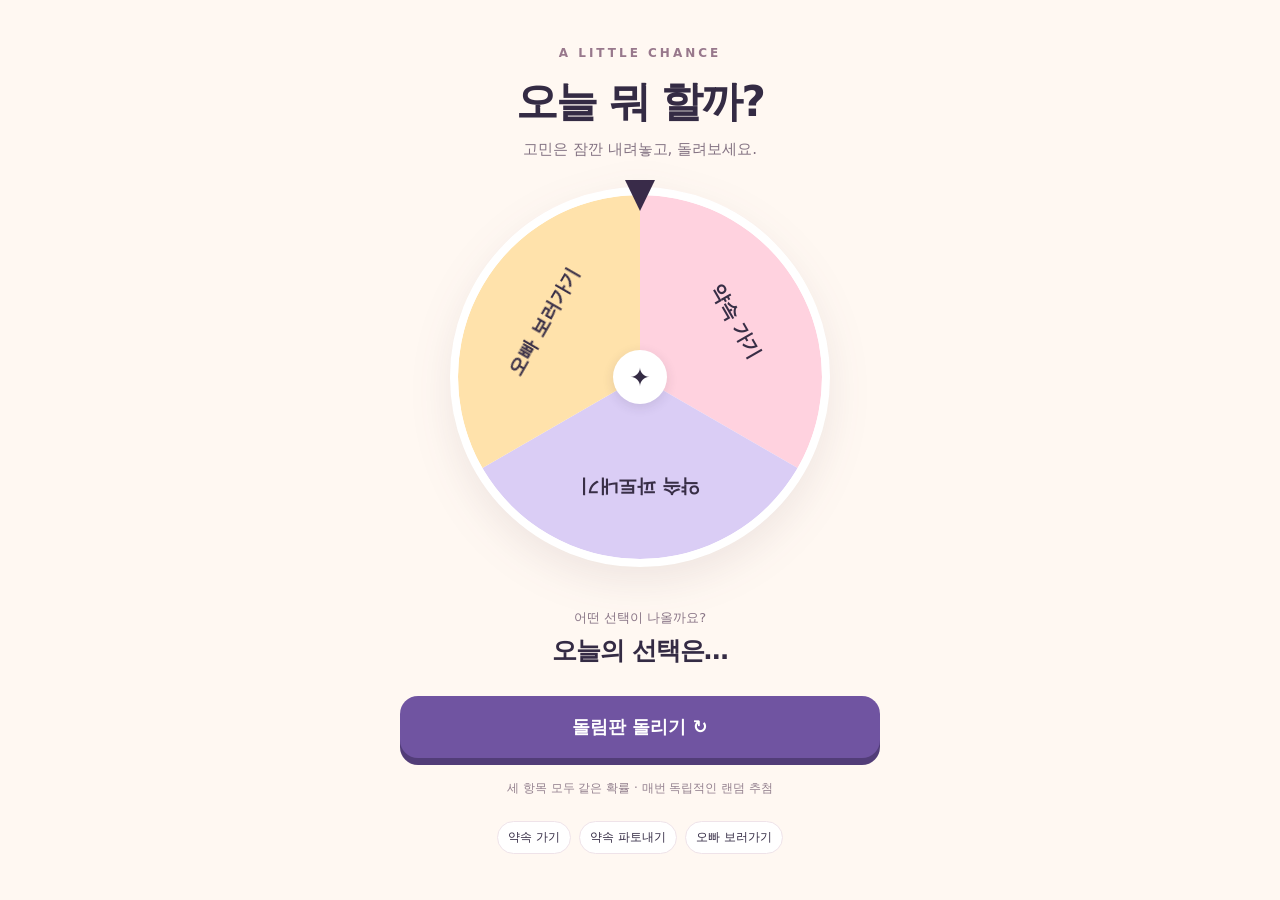
<file: roulette/index.html>
<!doctype html>
<html lang="ko">
<head>
<meta charset="utf-8">
<meta name="viewport" content="width=device-width,initial-scale=1">
<meta name="theme-color" content="#fff8f2">
<title>오늘 뭐 할까? · 랜덤 돌림판</title>
<style>
*{box-sizing:border-box}body{margin:0;min-height:100svh;background:#fff8f2;color:#342b44;font-family:system-ui,-apple-system,"Noto Sans KR",sans-serif;display:grid;place-items:center;padding:28px 18px}main{width:min(100%,480px);text-align:center}.eyebrow{font-size:12px;font-weight:800;letter-spacing:3px;color:#98788c}h1{font-size:clamp(30px,8vw,42px);letter-spacing:-2px;margin:14px 0 10px}.intro{color:#847383;font-size:15px;margin:0 0 28px}.stage{position:relative;width:min(100%,380px);margin:auto;filter:drop-shadow(0 15px 20px #58384b18)}.pointer{position:absolute;z-index:2;top:-7px;left:50%;transform:translateX(-50%);width:0;height:0;border-left:15px solid transparent;border-right:15px solid transparent;border-top:31px solid #392b49}.wheel{display:block;width:100%;border:8px solid white;border-radius:50%;background:white;will-change:transform}.wheel text{font-size:19px;font-weight:750;fill:#382e46}.hub{position:absolute;left:50%;top:50%;transform:translate(-50%,-50%);width:54px;height:54px;display:grid;place-items:center;background:white;border-radius:50%;box-shadow:0 3px 12px #352a441f;font-size:25px}.result{min-height:96px;display:flex;flex-direction:column;justify-content:center;gap:7px;margin:23px 0 10px}.result small{font-size:13px;color:#8b7788}.result strong{font-size:25px;letter-spacing:-1px}button{border:0;border-radius:18px;width:100%;padding:19px;font:750 18px system-ui;color:white;background:#7054a1;box-shadow:0 7px 0 #523d78;cursor:pointer;transition:background .2s,transform .2s}button:hover:not(:disabled){background:#60428f}button:active:not(:disabled){transform:translateY(3px);box-shadow:0 4px 0 #523d78}button:disabled{opacity:.65;cursor:wait}button:focus-visible{outline:3px solid #342b44;outline-offset:5px}.note{font-size:12px;color:#94818f;margin:22px 0 0}.choices{display:flex;flex-wrap:wrap;justify-content:center;gap:8px;margin-top:24px}.choices span{padding:7px 10px;border-radius:20px;font-size:12px;background:#fff;border:1px solid #efe3e9}
</style>
</head>
<body>
<main>
<div class="eyebrow">A LITTLE CHANCE</div>
<h1>오늘 뭐 할까?</h1>
<p class="intro">고민은 잠깐 내려놓고, 돌려보세요.</p>
<div class="stage">
<div class="pointer" aria-hidden="true"></div>
<svg class="wheel" id="wheel" viewBox="0 0 360 360" role="img" aria-label="동일한 크기의 세 칸: 약속 가기, 약속 파토내기, 오빠 보러가기">
<path d="M180 180 L180 0 A180 180 0 0 1 335.8846 270 Z" fill="#ffd2df"/>
<path d="M180 180 L335.8846 270 A180 180 0 0 1 24.1154 270 Z" fill="#dacdf5"/>
<path d="M180 180 L24.1154 270 A180 180 0 0 1 180 0 Z" fill="#ffe2ab"/>
<g text-anchor="middle"><text x="180" y="77" transform="rotate(60 180 180)">약속 가기</text><text x="180" y="77" transform="rotate(180 180 180)">약속 파토내기</text><text x="180" y="77" transform="rotate(300 180 180)">오빠 보러가기</text></g>
</svg>
<div class="hub" aria-hidden="true">✦</div>
</div>
<div class="result" role="status" aria-live="polite" aria-atomic="true"><small id="caption">어떤 선택이 나올까요?</small><strong id="result">오늘의 선택은…</strong></div>
<button id="spin" type="button">돌림판 돌리기 ↻</button>
<p class="note">세 항목 모두 같은 확률 · 매번 독립적인 랜덤 추첨</p>
<div class="choices" aria-hidden="true"><span>약속 가기</span><span>약속 파토내기</span><span>오빠 보러가기</span></div>
</main>
<script>
'use strict';
const items=['약속 가기','약속 파토내기','오빠 보러가기'];
const wheel=document.getElementById('wheel');
const button=document.getElementById('spin');
const result=document.getElementById('result');
const caption=document.getElementById('caption');
let rotation=0;
let spinning=false;
// Reject the last uint32 value so all three outcomes have exactly equal probability.
function randomIndex(){const value=new Uint32Array(1);do{crypto.getRandomValues(value);}while(value[0]>=4294967295);return value[0]%3;}
button.addEventListener('click',async()=>{
 if(spinning)return;
 spinning=true;button.disabled=true;
 const selected=randomIndex();
 const target=(360-(selected*120+60))%360;
 const next=rotation+360*6+(target-rotation%360+360)%360;
 caption.textContent='두근두근, 돌리는 중';result.textContent='오늘의 운명을 고르는 중…';
 button.textContent='돌아가는 중…';
 const reduced=matchMedia('(prefers-reduced-motion: reduce)').matches;
 try{
  if(!reduced && typeof wheel.animate==='function'){
   const animation=wheel.animate([{transform:`rotate(${rotation}deg)`},{transform:`rotate(${next}deg)`}],{duration:4200,easing:'cubic-bezier(.12,.68,.16,1)',fill:'forwards'});
   await animation.finished;
   wheel.style.transform=`rotate(${target}deg)`;
   animation.cancel();
  }else{wheel.style.transform=`rotate(${target}deg)`;}
 }finally{
  rotation=target;wheel.style.transform=`rotate(${target}deg)`;
  caption.textContent='오늘의 랜덤 선택';result.textContent=items[selected];
  button.textContent='한 번 더 돌리기 ↻';button.disabled=false;spinning=false;
 }
});
</script>
</body>
</html>
</file>
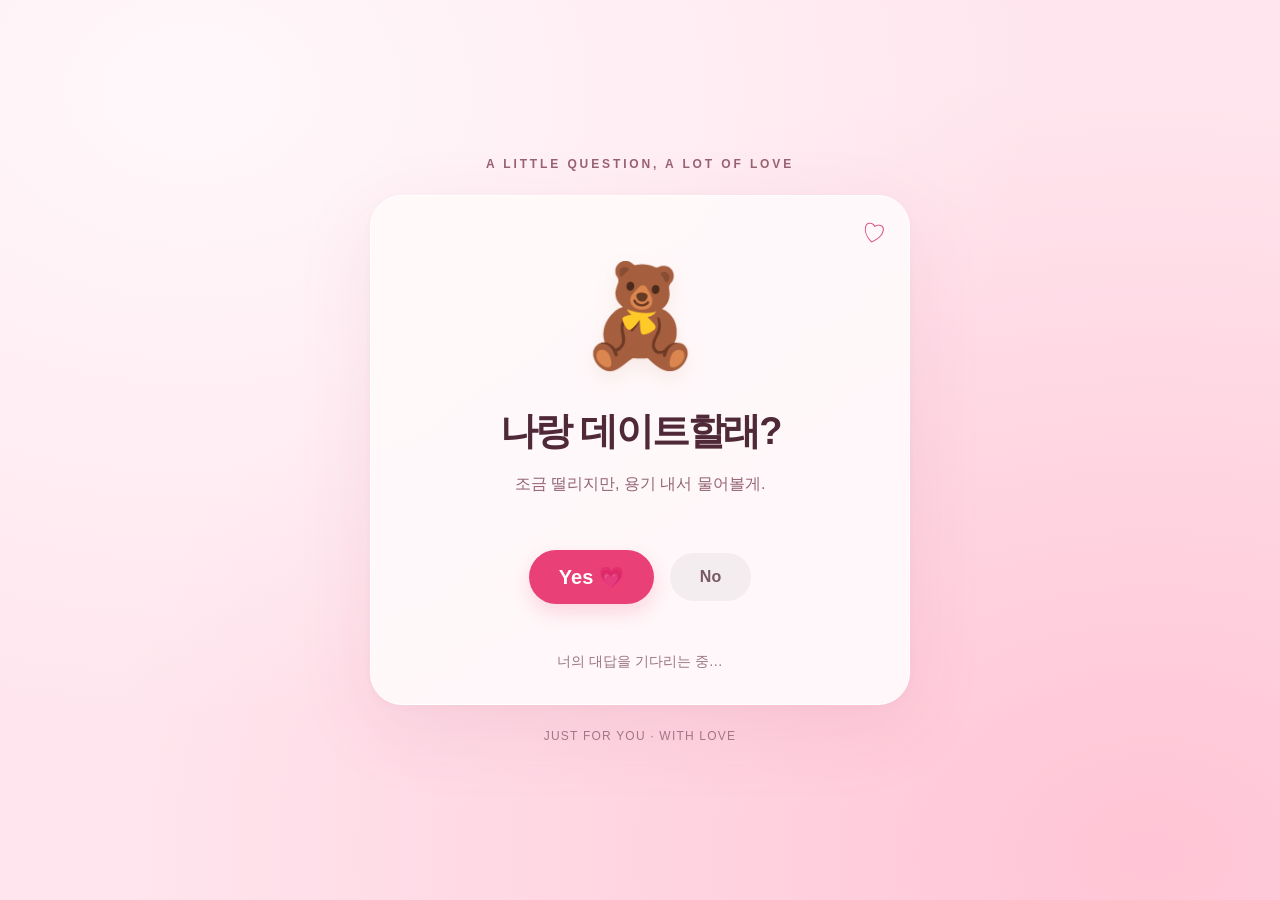
<file: valentine/index.html>
<!doctype html>
<html lang="ko">
<head>
<meta charset="utf-8"><meta name="viewport" content="width=device-width,initial-scale=1">
<meta name="theme-color" content="#ffe6ee">
<meta name="description" content="조금 떨리지만, 너에게 하고 싶은 말.">
<title>너에게 하고 싶은 말 💌</title>
<link rel="icon" href="data:image/svg+xml,%3Csvg xmlns='http://www.w3.org/2000/svg' viewBox='0 0 64 64'%3E%3Ctext y='52' font-size='52'%3E💗%3C/text%3E%3C/svg%3E">
<style>
*{box-sizing:border-box}body{margin:0;min-height:100svh;display:grid;place-items:center;padding:28px 18px;background:radial-gradient(ellipse at 15% 10%,#fff8fb,transparent 55%),radial-gradient(ellipse at 90% 95%,#ffc4d5,transparent 65%),#ffe6ee;color:#502938;font-family:ui-rounded,"Apple SD Gothic Neo","Malgun Gothic",sans-serif}
main{width:min(100%,540px);text-align:center} .eyebrow{font-size:12px;letter-spacing:.24em;font-weight:700;color:#986273;margin:0 0 24px}
.card{position:relative;border:1px solid #fff;background:#fffafbed;border-radius:32px;padding:44px 28px 30px;box-shadow:0 24px 80px #ad406b18,0 3px 10px #ad406b08}
.stamp{position:absolute;right:24px;top:22px;color:#d7527c;transform:rotate(12deg);font-size:24px}
.character{font-size:100px;line-height:1.35;display:block;filter:drop-shadow(0 8px 10px #b66b3a18);animation:bob 3s ease-in-out infinite;margin:8px 0 22px}
h1{font-size:clamp(28px,6vw,38px);line-height:1.4;letter-spacing:-.055em;margin:0 0 12px;word-break:keep-all}
.subtitle{font-size:16px;line-height:1.7;color:#946477;margin:0}
.buttons{display:flex;justify-content:center;align-items:center;gap:16px;flex-wrap:wrap;min-height:110px;margin-top:25px}
button{font:inherit;cursor:pointer;border:0;min-height:48px;border-radius:999px;padding:15px 30px;font-weight:700;transition:background .2s,font-size .25s,padding .25s;max-width:100%;overflow-wrap:anywhere}
button:focus-visible{outline:3px solid #72374c;outline-offset:5px}#yes{background:#e94077;color:white;font-size:20px;box-shadow:0 8px 20px #e9407730}#yes:hover{background:#d83269}#no{background:#f3edf0;color:#785965;font-size:16px}
.note{font-size:14px;line-height:1.6;color:#9a7583;min-height:24px;margin:18px 0 0}
footer{font-size:12px;letter-spacing:.1em;color:#a47988;margin-top:24px}
.again{margin-top:28px;background:transparent;color:#9a536d;font-size:14px;text-decoration:underline;text-underline-offset:5px}
.confetti{position:fixed;top:-40px;left:var(--x);font-size:var(--s);pointer-events:none;animation:fall var(--d) linear forwards;z-index:3}
[hidden]{display:none!important}@keyframes bob{50%{transform:translateY(-7px) rotate(-3deg)}}@keyframes fall{to{transform:translateY(110vh) rotate(300deg);opacity:0}}
@media(max-width:380px){.card{padding:32px 18px 24px}.character{font-size:84px}.buttons{gap:12px}button{padding:14px 24px}}
@media(prefers-reduced-motion:reduce){*,*::before,*::after{animation:none!important;transition:none!important}.confetti{display:none}}
</style>
</head>
<body>
<main>
<p class="eyebrow">A LITTLE QUESTION, A LOT OF LOVE</p>
<section class="card" aria-labelledby="question">
<span class="stamp" aria-hidden="true">♡</span>
<div id="ask">
<span class="character" role="img" aria-label="수줍은 곰">🧸</span>
<h1 id="question">나랑 데이트할래?</h1>
<p class="subtitle">조금 떨리지만, 용기 내서 물어볼게.</p>
<div class="buttons"><button id="yes" type="button">Yes 💗</button><button id="no" type="button">No</button></div>
<p class="note" id="note" aria-live="polite">너의 대답을 기다리는 중…</p>
</div>
<div id="success" hidden>
<span class="character" role="img" aria-label="사랑이 담긴 편지">💌</span>
<h1 id="result" tabindex="-1">오늘부터 설레도 돼?</h1>
<p class="subtitle">좋아! 우리 곧 만나자.<br>벌써부터 그날이 기다려져.</p>
<button type="button" class="again" id="again">한 번 더 보기</button>
</div>
</section>
<footer>JUST FOR YOU · WITH LOVE</footer>
</main>
<script>
const yes=document.querySelector('#yes'),no=document.querySelector('#no'),note=document.querySelector('#note');
const ask=document.querySelector('#ask'),success=document.querySelector('#success'),card=document.querySelector('.card');
let count=0;
const messages=['정말? 한 번만 더 생각해 줄래? 🥺','맛있는 것도 같이 먹자! 🍰','내 마음은 점점 커지는 중… 💗','그래도 네 마음을 존중할게.'];
no.addEventListener('click',()=>{
 count=Math.min(count+1,4);
 note.textContent=messages[count-1];
 yes.style.fontSize=(20+count*7)+'px';
 yes.style.padding=(15+count*3)+'px '+(30+count*4)+'px';
 no.textContent=count<4?'다시 생각할래':'마음만 받을게';
 if(count===4){note.textContent='괜찮아. 솔직하게 말해 줘서 고마워 🌷';}
});
yes.addEventListener('click',()=>{
 ask.hidden=true;success.hidden=false;card.setAttribute('aria-labelledby','result');document.querySelector('#result').focus();
 if(!matchMedia('(prefers-reduced-motion: reduce)').matches){
 for(let i=0;i<32;i++){
 const heart=document.createElement('span');heart.className='confetti';heart.textContent=['💗','♡','💕','✨'][i%4];heart.setAttribute('aria-hidden','true');
 heart.style.setProperty('--x',Math.random()*96+'vw');heart.style.setProperty('--s',16+Math.random()*16+'px');heart.style.setProperty('--d',2.5+Math.random()*2+'s');
 document.body.append(heart);setTimeout(()=>heart.remove(),5000);
 }}
});
document.querySelector('#again').addEventListener('click',()=>{
 count=0;ask.hidden=false;success.hidden=true;card.setAttribute('aria-labelledby','question');yes.style.fontSize='';yes.style.padding='';no.textContent='No';note.textContent='너의 대답을 기다리는 중…';document.querySelectorAll('.confetti').forEach(el=>el.remove());yes.focus();
});
</script>
</body></html>
</file>
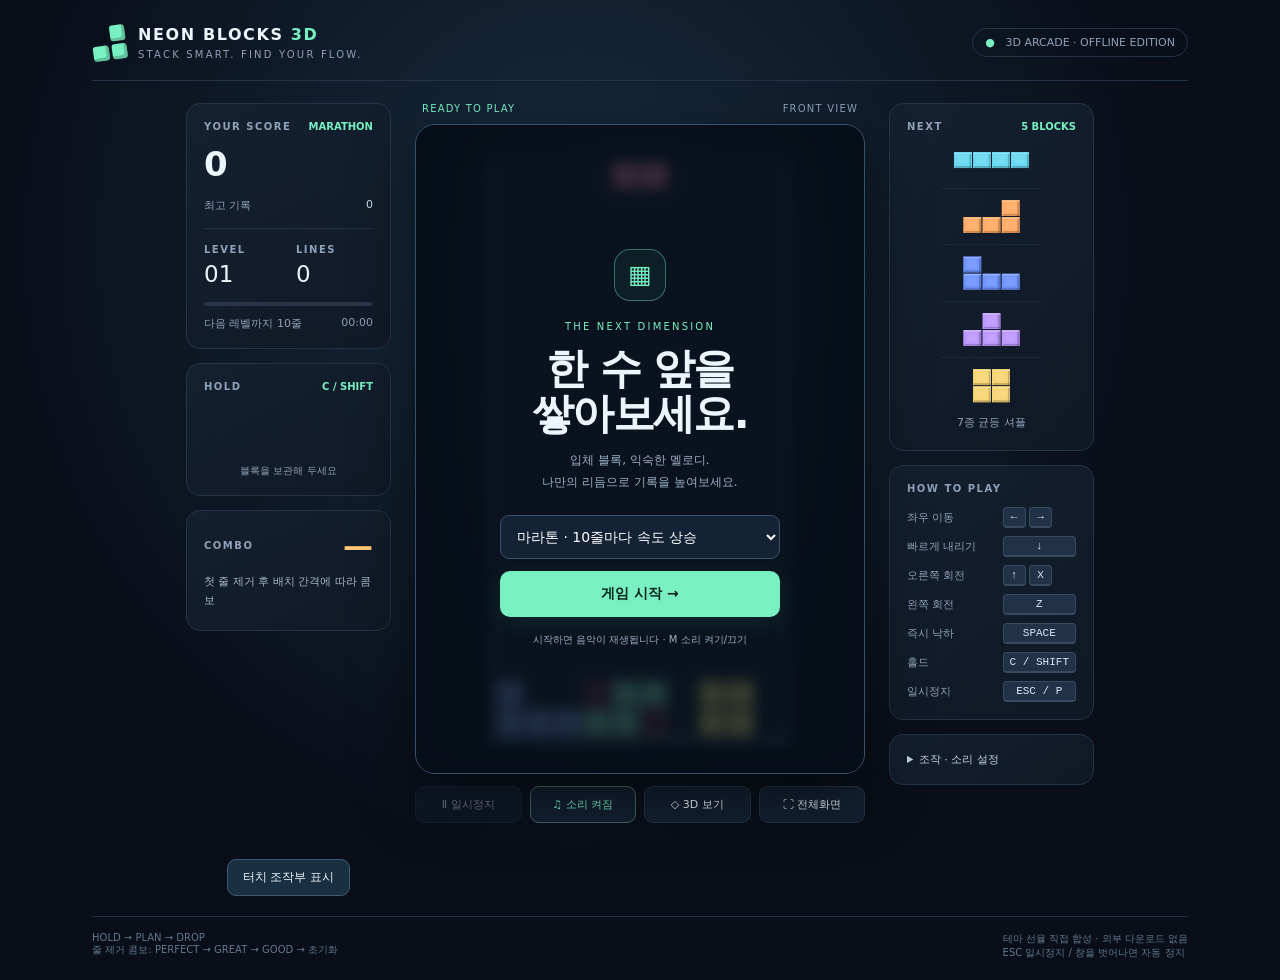
<file: neon-blocks.html>
<!doctype html>
<html lang="ko">
<head>
<meta charset="utf-8"><meta name="viewport" content="width=device-width,initial-scale=1,viewport-fit=cover"><meta name="theme-color" content="#090e18"><meta name="apple-mobile-web-app-capable" content="yes"><meta name="mobile-web-app-capable" content="yes"><meta name="apple-mobile-web-app-status-bar-style" content="black-translucent">
<title>NEON BLOCKS 3D · 테트리스</title>
<style>
:root{color-scheme:dark;--bg:#090e18;--panel:#111b2a;--line:#253348;--text:#edf5fc;--muted:#8ea2b9;--mint:#78f0c2;--amber:#ffc976}*{box-sizing:border-box}body{margin:0;background:radial-gradient(ellipse at 45% 25%,#172b3f 0,transparent 60%),var(--bg);color:var(--text);font-family:Inter,"Segoe UI","Malgun Gothic",system-ui,sans-serif;font-size:14px;min-height:100svh}button,input,select{font:inherit}button{cursor:pointer;color:inherit}button:focus-visible,select:focus-visible,input:focus-visible{outline:2px solid var(--mint);outline-offset:4px}button{touch-action:manipulation}button:disabled{opacity:.35;cursor:default}.shell{max-width:1160px;margin:auto;padding:25px 32px 20px}.top{display:flex;align-items:center;justify-content:space-between;padding-bottom:20px;border-bottom:1px solid var(--line);gap:12px}.logo{display:flex;align-items:center;gap:12px}.mark{width:34px;height:34px;display:grid;grid-template-columns:1fr 1fr;gap:3px;transform:rotate(-8deg)}.mark i{background:var(--mint);border-radius:3px;box-shadow:inset -3px -3px #0003}.mark i:first-child{background:transparent}.logo b{letter-spacing:.1em;font-size:16px}.logo small{display:block;font-size:10px;letter-spacing:.22em;color:var(--muted);margin-top:5px}.pill{border:1px solid var(--line);padding:7px 12px;border-radius:30px;color:var(--muted);font-size:11px;white-space:nowrap}.pill span{color:var(--mint)}.layout{display:grid;grid-template-columns:205px minmax(280px,450px) 205px;gap:24px;justify-content:center;margin-top:22px;align-items:start}.rail{display:grid;gap:14px}.card{border:1px solid var(--line);border-radius:14px;background:linear-gradient(145deg,#152131dc,#101926e8);padding:17px}.caption{font-size:10px;letter-spacing:.15em;color:var(--muted);font-weight:700;display:flex;justify-content:space-between;align-items:center}.caption em{font-style:normal;color:var(--mint);letter-spacing:0}.score{font-size:34px;line-height:1.3;font-weight:750;letter-spacing:-.04em;font-variant-numeric:tabular-nums;margin:10px 0 12px}.record{font-size:11px;color:var(--muted);display:flex;justify-content:space-between}.record b{color:#d0dfed;font-weight:500}.twins{display:grid;grid-template-columns:1fr 1fr;gap:15px;border-top:1px solid var(--line);padding-top:15px;margin-top:15px}.metric{font-size:23px;margin-top:6px;font-variant-numeric:tabular-nums}.meter{height:4px;background:#283549;border-radius:4px;margin-top:15px;overflow:hidden}.meter i{display:block;height:100%;background:var(--mint);width:0;transition:width .2s}.time{margin-top:10px;font-size:11px;color:var(--muted);display:flex;justify-content:space-between}.preview{display:block;width:100%;height:72px}.nextcanvas{height:282px}.holdhint{font-size:10px;text-align:center;color:var(--muted)}.combo-row{display:flex;align-items:center;justify-content:space-between}.combo-number{color:var(--amber);font-size:30px;font-weight:800}.small{font-size:11px;color:var(--muted);line-height:1.7}.board-column{min-width:0}.board-meta{display:flex;justify-content:space-between;align-items:center;font-size:10px;letter-spacing:.12em;color:var(--muted);margin:0 7px 10px}.live{color:var(--mint)}.stage{position:relative;width:100%;aspect-ratio:450/650;border:1px solid #38516a;border-radius:20px;overflow:hidden;background:radial-gradient(ellipse at 50% 25%,#142635,#080f1b 75%);box-shadow:0 25px 65px #0007,inset 0 1px #a5ebff17}.stage:after{content:"";position:absolute;pointer-events:none;inset:0;border-radius:20px;box-shadow:inset 0 0 40px #0004}.stage>canvas{position:absolute;inset:0;width:100%;height:100%;display:block}.overlay{position:absolute;z-index:5;inset:0;display:flex;align-items:center;justify-content:center;background:#070e19c9;backdrop-filter:blur(7px);padding:28px;text-align:center}.overlay[hidden]{display:none}.intro-icon{width:52px;height:52px;border:1px solid #78f0c266;margin:0 auto 20px;display:grid;place-items:center;border-radius:16px;color:var(--mint);font-size:25px;background:#78f0c20d}.overlay h1{font-size:clamp(28px,3.5vw,42px);letter-spacing:-.04em;line-height:1.08;margin:14px 0}.overlay p{color:#9db0c6;font-size:12px;line-height:1.8;margin:14px 0 22px;white-space:pre-line}.overline{font-size:10px;letter-spacing:.22em;color:var(--mint)}.primary{background:var(--mint);border:0;color:#09251c;padding:14px 25px;border-radius:10px;font-weight:800;width:100%;box-shadow:0 6px 24px #78f0c218}.primary:hover{background:#a3ffd8}.secondary{background:#1c2a3b;border:1px solid #3c5067;border-radius:10px;padding:11px;width:100%;margin-top:9px}.overlay select{width:100%;padding:12px;background:#142235;color:white;border:1px solid #38516a;border-radius:9px;margin-bottom:12px}.overlay .note{font-size:10px;margin-bottom:0}.toast{position:absolute;z-index:3;pointer-events:none;top:42%;left:0;width:100%;text-align:center;font-size:27px;font-weight:900;letter-spacing:.04em;color:var(--mint);text-shadow:0 3px 15px #000,0 0 30px #78f0c244;opacity:0;transform:translateY(10px);transition:opacity .12s,transform .15s}.toast.show{opacity:1;transform:translateY(0)}.toast small{display:block;font-size:13px;color:#fff;margin-top:6px}.toolbar{display:grid;grid-template-columns:1fr 1fr 1fr;gap:8px;margin-top:12px}.tool{border:1px solid var(--line);background:#132032;border-radius:9px;padding:10px 5px;font-size:11px}.tool:hover{border-color:#62809a}.tool.active{color:var(--mint);border-color:#426b61}.controls{display:grid;grid-template-columns:1fr auto;gap:8px;align-items:center;color:var(--muted);font-size:11px;margin-top:13px}kbd{display:inline-block;padding:3px 6px;min-width:23px;text-align:center;color:#dce8f8;background:#213147;border:1px solid #384a60;border-bottom-width:2px;border-radius:4px;font:10px inherit}.settings summary{cursor:pointer;font-size:11px;color:#c1d2e5}.settings label{display:block;font-size:11px;color:var(--muted);margin-top:14px}.settings input{width:100%;accent-color:var(--mint);margin-top:9px}.settings output{float:right;color:var(--mint)}.foot{display:flex;justify-content:space-between;font-size:10px;color:#60788f;margin-top:20px;border-top:1px solid #202e40;padding-top:15px}.mobile{display:none}.danger{color:#ff8293!important}.log{min-height:40px;margin:10px 0 0;font-size:11px;line-height:1.7;color:#a4b9ca}.sr{position:absolute;width:1px;height:1px;overflow:hidden;clip:rect(0,0,0,0)}@media(min-width:900px) and (max-height:820px){.shell{padding-top:14px}.top{padding-bottom:13px}.layout{margin-top:15px;grid-template-columns:190px minmax(280px,390px) 190px;gap:20px}.card{padding:14px}.rail{gap:11px}.nextcanvas{height:250px}.foot{margin-top:12px}.stage{max-height:calc(100svh - 180px)}}@media(max-width:900px){.shell{padding:16px}.layout{grid-template-columns:155px minmax(260px,390px) 155px;gap:12px}.card{padding:12px}.score{font-size:28px}.logo b{font-size:14px}.pill{font-size:10px}}@media(max-width:700px){.shell{padding:12px 10px}.top{padding-bottom:12px}.pill{display:none}.layout{grid-template-columns:minmax(0,1fr) 92px;max-width:450px;gap:10px;margin:12px auto 0}.left{grid-column:1/-1;display:grid;grid-template-columns:1fr 1fr;gap:8px}.scorecard{grid-column:1/-1;display:flex;align-items:center;justify-content:space-between;gap:10px;padding:10px 12px}.scorecard>.caption{display:none}.score{font-size:25px;margin:0}.record{display:none}.twins{border:0;padding:0;margin:0;gap:20px}.metric{font-size:20px;margin:2px 0 0}.scorecard .meter,.scorecard .time{display:none}.left .holdcard{grid-column:1}.left .combocard{grid-column:2}.left .holdcard,.left .combocard{padding:8px 12px}.holdcard .preview{height:40px;width:94px;margin:auto}.holdhint{display:none}.combo-number{font-size:25px}.combocard .log{margin:0;min-height:16px;font-size:10px;line-height:1.4}.board-column{grid-column:1;grid-row:2}.right{grid-column:2;grid-row:2;gap:8px}.right .card{padding:10px 7px}.right .controlcard{display:none}.right .nextcanvas{height:247px}.right .caption{font-size:8px;letter-spacing:.06em}.right .small{font-size:10px}.settings summary{font-size:10px}.settings label{font-size:9px}.stage{aspect-ratio:320/590;border-radius:14px}.board-meta{font-size:9px;letter-spacing:0}.toolbar{gap:5px;margin-top:8px}.tool{font-size:10px;padding:9px 2px}.overlay{padding:18px}.overlay h1{font-size:31px}.overlay p{font-size:11px}.intro-icon{margin-bottom:12px}.mobile{grid-column:1/-1;display:grid;grid-template-columns:repeat(6,1fr);gap:7px}.mobile button{padding:15px 0;border:1px solid #3a5268;border-radius:10px;background:#182a3c;color:#e9f7ff;font-size:20px;touch-action:none;user-select:none}.mobile .drop{grid-column:span 2;background:#214739;color:var(--mint)}.mobile button:active{background:#3b5d69}.foot{max-width:450px;margin:14px auto 0;line-height:1.6;gap:15px}.logo small{font-size:8px}.log{font-size:10px}}@media(prefers-reduced-motion:reduce){*{transition:none!important}}

/* Mobile console: safe-area spacing, bounded gameboard, no stretched canvas */
.toolbar{grid-template-columns:repeat(4,minmax(0,1fr))}
@media (max-width:700px), (max-width:1100px) and (pointer:coarse){
 html{overscroll-behavior:none}body{min-width:0;overflow-x:hidden}
 .shell{padding:max(6px,env(safe-area-inset-top)) max(8px,env(safe-area-inset-right)) max(8px,env(safe-area-inset-bottom)) max(8px,env(safe-area-inset-left));max-width:720px}
 .top{padding-bottom:5px}.logo b{font-size:12px}.logo small{display:none}.mark{width:23px;height:23px}
 .layout{display:grid;grid-template-columns:minmax(0,1fr) clamp(72px,19vw,112px);gap:7px;max-width:680px;margin:6px auto 0}
 .left{grid-column:1/-1;display:flex;align-items:center;gap:6px;min-width:0}
 .left .scorecard{flex:1;min-width:0}.left .holdcard,.left .combocard{flex:0 0 auto;min-width:0}
 .left .scorecard{padding:5px 8px}.score{font-size:20px}.metric{font-size:15px}
 .left .holdcard{padding:5px;width:75px}.holdcard .preview{width:65px;height:32px}
 .left .combocard{padding:5px;width:82px}.combocard .log{font-size:8px;line-height:1.15;max-height:26px;overflow:hidden}.combo-number{font-size:17px}
 .board-column{grid-column:1;grid-row:2;min-width:0}.board-meta{margin:0 3px 4px;font-size:9px}
 .right{grid-column:2;grid-row:2;min-width:0}.right .card{padding:6px 4px}.right .nextcanvas{height:min(32svh,230px)}.right .small{font-size:9px}.right .settings{display:none}
 .stage{width:100%;height:min(53svh,690px);aspect-ratio:auto;border-radius:12px;min-height:180px}
 .toolbar{gap:3px;margin-top:5px}.tool{font-size:9px;padding:7px 1px;border-radius:6px}
 .mobile{display:block;grid-column:1/-1;background:linear-gradient(150deg,#1a2a40,#101b2d);border:1px solid #39526b;border-radius:19px;padding:9px 12px 10px;margin-top:2px;box-shadow:inset 0 2px 2px #ffffff12;touch-action:none;user-select:none}
 .mobile-top{display:flex;justify-content:space-between;gap:8px;align-items:center}.mobile-brand{letter-spacing:.13em;font-size:9px;color:#98dfcc;font-weight:800}.mobile-hint{font-size:9px;color:#91a4b6}
 .gamepad{display:flex;align-items:center;justify-content:space-between;gap:10px;min-height:132px}
 .dpad{display:grid;grid-template:repeat(3,43px)/repeat(3,43px);filter:drop-shadow(0 4px 4px #0006)}
 .mobile .pad{border:0;border-radius:5px;background:#2a3c50;color:#e8f1fc;font-size:18px;padding:0;touch-action:none}
 .dpad .up{grid-area:1/2}.dpad .leftkey{grid-area:2/1}.dpad .rightkey{grid-area:2/3}.dpad .downkey{grid-area:3/2}.pad-center{grid-area:2/2;background:#2a3c50}
 .actionpad{display:grid;grid-template-columns:repeat(2,57px);grid-template-rows:repeat(2,57px);gap:3px;transform:rotate(-13deg)}
 .mobile .round{border-radius:50%;border:2px solid #547388;background:#603857;color:white;font-size:18px;font-weight:900;padding:0;box-shadow:inset -2px -4px #0005,0 4px 0 #080f1a;touch-action:none}
 .mobile .round small{display:block;font-size:8px;font-weight:600}.round.a{grid-area:1/2}.round.b{grid-area:2/1}.round.h{grid-area:2/2;background:#24555a}
 .mobile button:active{filter:brightness(1.45);transform:translateY(2px)}
 .mobile-bottom{display:flex;justify-content:center;gap:9px;margin-top:8px}
 .mobile-bottom button{border:1px solid #4c6074;background:#1a2c3c;color:#bdd5e9;padding:7px 11px;border-radius:40px;font-size:10px;touch-action:manipulation}
 .foot{display:none}
}
@media(max-width:700px) and (max-height:790px){.stage{height:45svh}.gamepad{min-height:106px}.dpad{grid-template:repeat(3,35px)/repeat(3,35px)}.actionpad{grid-template-columns:repeat(2,47px);grid-template-rows:repeat(2,47px)}.mobile{padding:6px 11px}.mobile-bottom{margin-top:3px}}
@media(max-width:700px) and (orientation:landscape){.stage{height:68svh}.layout{max-width:680px}.gamepad{min-height:106px}}

/* Adjustable ergonomic control layout */
.mobile{--pad-inset:14px;--pad-gap:10px;--pad-shift:0px}
.mobile .gamepad{display:flex;align-items:center;justify-content:space-between;gap:var(--pad-gap);padding:8px var(--pad-inset);min-height:142px}
.mobile .dpad{flex:0 0 auto;transform:translateX(var(--pad-shift))}
.mobile .actionpad{display:flex!important;grid-template-columns:none!important;grid-template-rows:none!important;align-items:center;gap:var(--pad-gap);transform:translateX(calc(-1 * var(--pad-shift)))!important;flex:0 0 auto}
.mobile .round.a,.mobile .round.b,.mobile .round.h{grid-area:auto!important}
.mobile .round{width:clamp(38px,10vw,56px);height:clamp(38px,10vw,56px);flex:none}
.mobile .pad-settings{margin:8px 9px 3px;padding:9px 11px;border:1px solid #38536b;border-radius:12px;background:#0d1a2b}
.mobile .pad-settings summary{color:#b9e7db;font-weight:700;font-size:12px;cursor:pointer}
.mobile .pad-settings label{display:flex;align-items:center;justify-content:space-between;gap:9px;font-size:11px;color:#cedfee;margin:10px 0}
.mobile .pad-settings input[type=range]{width:48%;accent-color:#78f0c2}
.mobile .pad-settings output{min-width:32px;text-align:right;color:#78f0c2}
.mobile .pad-settings button{border:1px solid #506b80;background:#203548;border-radius:8px;padding:7px 10px;font-size:11px}
.pc-pad-toggle{display:none}
@media(max-width:390px){.mobile .gamepad{padding:6px 3px;gap:4px}.mobile .actionpad{gap:5px}.mobile .round{width:39px;height:39px;font-size:14px}.mobile .round small{font-size:7px}.mobile .dpad{grid-template:repeat(3,34px)/repeat(3,34px)}}
@media(min-width:391px) and (max-width:700px){.mobile .dpad{grid-template:repeat(3,40px)/repeat(3,40px)}}
@media(min-width:701px){.pc-pad-toggle{display:block;margin:12px auto 0;background:#183042;border:1px solid #3e596f;border-radius:9px;padding:9px 15px;font-size:12px}.mobile.show-pc-pad{display:block!important;max-width:640px;margin:12px auto 0;grid-column:1/-1;background:linear-gradient(150deg,#1a2a40,#101b2d);border:1px solid #39526b;border-radius:19px;padding:12px}.mobile.show-pc-pad .mobile-top{display:flex;justify-content:space-between}.mobile.show-pc-pad .mobile-bottom{display:flex;justify-content:center;gap:8px}.mobile.show-pc-pad .dpad{display:grid;grid-template:repeat(3,43px)/repeat(3,43px)}.mobile.show-pc-pad .pad{border:0;border-radius:5px;background:#2a3c50;color:#e8f1fc}.mobile.show-pc-pad .round{border-radius:50%;border:2px solid #547388;background:#603857;color:white;font-weight:900}.mobile.show-pc-pad .round.h{background:#24555a}.mobile.show-pc-pad .mobile-bottom button{border:1px solid #4c6074;border-radius:30px;background:#1a2c3c;padding:8px 12px}.mobile.show-pc-pad .pad-settings{display:block}}

/* Fit gameplay and controller to the available smartphone viewport. Preserve original renderers. */
@media (pointer:coarse), (max-width:700px){
 html,body{width:100%;max-width:100%;overflow-x:hidden}
 .shell{width:100%;max-width:720px;min-width:0;margin:auto}
 .layout{min-width:0}
 .board-column,.stage,.right,.left{min-width:0}
 .stage{height:var(--fit-stage-height, min(51svh,620px));min-height:140px;max-height:none;aspect-ratio:auto}
 .mobile{width:100%;min-width:0}
 .mobile .gamepad{min-height:0;padding-block:5px}
 .mobile .pad-settings:not([open]){padding:0;margin:4px 8px 0}
 .mobile .pad-settings:not([open]) summary{padding:6px 8px}
 .actionpad{min-width:0}
}
@media(max-width:700px) and (orientation:landscape){
 .stage{height:var(--fit-stage-height, min(64svh,500px))}
}

/* Sketch-matched full-screen smartphone layout: board / right HUD / bottom pad */
@media (pointer:coarse){
 html,body{height:100%;width:100%;max-width:100%;overflow:hidden;overscroll-behavior:none}
 body{min-height:100svh}
 .shell{width:100%;max-width:none;height:100svh;height:100dvh;min-height:0;display:flex;flex-direction:column;overflow:hidden;padding:max(4px,env(safe-area-inset-top)) max(5px,env(safe-area-inset-right)) max(4px,env(safe-area-inset-bottom)) max(5px,env(safe-area-inset-left))}
 .top,.foot,.pc-pad-toggle{display:none!important}
 .layout{flex:1 1 auto;min-height:0;width:100%;max-width:none!important;margin:0!important;display:grid!important;grid-template-columns:minmax(0,1fr) clamp(90px,23vw,164px);grid-template-rows:repeat(4,min-content) minmax(0,1fr) auto;gap:4px 6px;align-items:stretch;justify-content:stretch}
 .left,.right{display:contents!important}
 .board-column{grid-column:1;grid-row:1/6;width:100%;height:100%;min-height:0;min-width:0;display:flex;flex-direction:column;overflow:hidden}
 .board-meta{flex:0 0 auto;height:16px;min-height:16px;padding:0 2px;margin:0 0 3px;font-size:9px;letter-spacing:0}
 .stage{flex:1 1 0;width:100%;height:0!important;min-height:0!important;max-height:none!important;aspect-ratio:auto!important;border-radius:11px;margin:0;overflow:hidden}
 .toolbar{flex:0 0 auto;margin:4px 0 0;display:grid;grid-template-columns:repeat(4,minmax(0,1fr))!important;gap:3px}
 .toolbar .tool{font-size:clamp(8px,2.1vw,11px);padding:7px 1px;min-height:28px;border-radius:6px}
 .left>.scorecard{grid-column:2;grid-row:1;display:block!important;width:100%!important;margin:0;padding:7px 6px!important}
 .scorecard>.caption{display:flex!important;font-size:9px;gap:4px;letter-spacing:0}
 .scorecard .score{margin:4px 0 3px;font-size:clamp(17px,4.2vw,25px);line-height:1.1}
 .scorecard .record,.scorecard .meter,.scorecard .time{display:none!important}
 .scorecard .twins{display:grid!important;grid-template-columns:1fr 1fr;gap:4px;border:0;padding:0;margin:4px 0 0}
 .scorecard .twins .caption{font-size:8px}
 .scorecard .metric{font-size:clamp(12px,3vw,18px);margin:1px 0 0}
 .right>.card:first-child{grid-column:2;grid-row:2;width:100%!important;padding:7px 4px!important;min-width:0;margin:0}
 .right>.card:first-child .caption{font-size:8px;letter-spacing:0}
 .right>.card:first-child .caption em{font-size:7px}
 .right>.card:first-child .nextcanvas{width:100%;height:clamp(108px,22svh,235px)!important}
 .right>.card:first-child .small{font-size:8px}
 .right>.controlcard,.right>.settings{display:none!important}
 .left>.holdcard{grid-column:2;grid-row:3;width:100%!important;padding:6px 4px!important;margin:0}
 .holdcard .caption{font-size:8px}.holdcard .preview{width:100%!important;height:35px!important}.holdcard .holdhint{display:none}
 .left>.combocard{grid-column:2;grid-row:4;width:100%!important;padding:6px 4px!important;margin:0}
 .combocard .caption{font-size:8px}.combocard .combo-number{font-size:clamp(15px,3vw,20px)}
 .combocard .log{max-height:30px;min-height:0;overflow:hidden;margin:2px 0 0;line-height:1.25;font-size:8px}
 .mobile{grid-column:1/-1;grid-row:6;width:100%;height:clamp(170px,29dvh,280px);max-height:36dvh;min-height:0;min-width:0;display:flex!important;flex-direction:column;justify-content:space-between;padding:7px 9px!important;margin:0!important;background:linear-gradient(155deg,#19283c,#0c1928);border-radius:18px;border:1px solid #39526b;overflow:visible;position:relative}
 .mobile .mobile-top{display:flex;flex:0 0 auto;justify-content:space-between;gap:8px}
 .mobile .mobile-brand,.mobile .mobile-hint{font-size:9px}
 .mobile .gamepad{flex:1 1 auto;display:flex;align-items:center;justify-content:space-between;min-height:0!important;padding:2px min(2.5vw,18px)!important;gap:6px}
 .mobile .dpad{--cell:clamp(34px,min(10.8vw,6.6dvh),58px);display:grid;grid-template:repeat(3,var(--cell))/repeat(3,var(--cell))!important;flex:0 0 auto;transform:translateX(var(--pad-shift,0px))}
 .mobile .pad{font-size:clamp(15px,4vw,22px);border-radius:5px}
 .mobile .actionpad{display:flex!important;flex:0 0 auto;align-items:center;gap:clamp(3px,var(--pad-gap,10px),18px)!important;transform:translateX(calc(-1 * var(--pad-shift,0px)))!important}
 .mobile .round{width:clamp(38px,min(12.2vw,7.8dvh),68px)!important;height:clamp(38px,min(12.2vw,7.8dvh),68px)!important;border-radius:50%;font-size:clamp(14px,4vw,19px)}
 .mobile .round small{font-size:clamp(7px,1.8vw,9px)}
 .mobile .pad-settings{margin:3px 3px 0;flex:0 0 auto;padding:0!important;position:relative}
 .mobile .pad-settings>summary{font-size:10px!important;padding:3px 7px!important}
 .mobile .pad-settings[open]{position:absolute;left:9px;right:9px;bottom:35px;z-index:30;max-height:min(340px,65dvh);overflow-y:auto;background:#13273a;border:1px solid #4b6b82;border-radius:12px;padding:9px!important;box-shadow:0 10px 32px #000b}
 .mobile .pad-settings[open] label,.mobile .pad-settings[open] button{margin:7px 4px}
 .mobile .mobile-bottom{flex:0 0 auto;margin:2px 0 0;gap:7px}
 .mobile .mobile-bottom button{padding:5px 10px;font-size:10px}
}
@media (pointer:coarse) and (max-width:360px){
 .layout{grid-template-columns:minmax(0,1fr) 88px;column-gap:4px}
 .mobile{padding-inline:5px!important}
 .mobile .gamepad{padding-inline:3px!important}
 .mobile .actionpad{gap:4px!important}
 .mobile .dpad{--cell:34px}
 .mobile .round{width:38px!important;height:38px!important}
}
@media (pointer:coarse) and (orientation:landscape) and (max-height:550px){
 .mobile{height:clamp(112px,34dvh,154px);padding-block:4px!important}
 .mobile .mobile-top{display:none}
 .mobile .dpad{--cell:clamp(28px,9dvh,40px)}
 .mobile .round{width:clamp(34px,11dvh,46px)!important;height:clamp(34px,11dvh,46px)!important}
 .mobile .mobile-bottom button{padding:3px 9px}
 .right>.card:first-child .nextcanvas{height:clamp(72px,23dvh,120px)!important}
 .left>.holdcard,.left>.combocard{display:none}
}

/* Configurable actions and horizontal order (mobile / optional PC controller) */
.mobile .pad-map-config{display:grid;gap:3px;margin:7px 1px}
.mobile .pad-settings .pad-map-config label{display:grid;grid-template-columns:72px minmax(0,1fr);align-items:center;margin:5px 0;gap:6px;color:#d6e5f3;font-size:11px}
.mobile .pad-map-config select{display:block;width:100%;min-width:0;font-size:12px;color:#f1f8ff;background:#1d3549;border:1px solid #49647a;border-radius:8px;padding:8px 6px;outline-offset:2px}
.mobile .pad-help{font-size:10px;line-height:1.45;color:#9db8c8;margin:4px 2px}
.mobile .actionpad{min-width:0}

/* Source-guided playable tutorial missions, shared with desktop and mobile */
.training-hud[hidden],.training-hint[hidden]{display:none!important}
.training-hud{display:flex;flex:0 0 auto;align-items:center;gap:5px;flex-wrap:wrap;padding:5px 7px;margin:0 0 4px;background:#112c36;border:1px solid #34645e;border-radius:8px;font-size:10px;color:#ddf6ef}
.training-hud strong{font-size:10px;color:#83f2c9;flex:1 1 auto;min-width:80px;line-height:1.3}
.training-hud select{max-width:118px;min-width:90px;flex:1 1 94px;border-radius:6px;border:1px solid #426777;background:#14273b;color:#f0f9ff;padding:5px 3px;font-size:10px}
.training-hud button{border:1px solid #3e6d69;border-radius:6px;background:#183b3c;padding:5px 7px;color:#d8f6ec;font-size:10px}
.training-hint{width:100%;margin:3px 0 1px;color:#b9e9d3;font-size:10px;line-height:1.5}
@media(pointer:coarse){.training-hud{font-size:9px;padding:4px;gap:3px}.training-hud strong{font-size:9px;min-width:60px}.training-hud select{max-width:94px;min-width:65px;font-size:9px}.training-hud button{font-size:9px;padding:4px}.training-hint{font-size:9px}}
.training-hud[hidden]{display:none!important}.training-hud{align-items:center;gap:4px;flex-wrap:wrap}.training-hud strong{font-size:10px;min-width:52px;flex:0 0 auto}.training-hud select{flex:1 1 100px;max-width:none;min-width:75px}.training-hud .training-hint{flex-basis:100%;margin:0;font-size:10px;line-height:1.4;color:#b9e9d3}@media(pointer:coarse){.training-hud{padding:4px}.training-hud strong{font-size:9px}.training-hud select{max-width:none;min-width:75px;flex:1 1 80px}.training-hud .training-hint{font-size:9px;max-height:3em;overflow:hidden}}
/* Training coach: compact selectable buttons, no recommendation text panel */
.training-hud{display:grid!important;grid-template-columns:minmax(0,1fr);gap:4px;padding:6px 7px;margin-bottom:4px}
.training-hud[hidden]{display:none!important}
.training-hud .coach-toolbar{display:flex;align-items:center;justify-content:space-between;gap:8px;min-width:0}
.training-hud .coach-toolbar strong{flex:0 1 auto;min-width:0;font-size:10px;color:#83f2c9}
.training-hud .coach-toolbar #coachToggle{flex:0 0 auto;border-radius:5px;padding:3px 8px;font-size:10px;min-height:24px}
.training-hud .coach-tabs{display:grid;grid-template-columns:repeat(3,minmax(0,1fr));gap:4px;min-width:0}
.training-hud .coach-tabs .coach-tab{width:100%;min-width:0;max-width:none;padding:7px 3px;font-size:10px;line-height:1.15;white-space:normal;overflow-wrap:break-word;border:1px solid #385c63;border-radius:7px;background:#142d39;color:#b9d7df;font-weight:600}
.training-hud .coach-tabs .coach-tab.active{background:#234a44;border-color:#7de5bc;color:#bcffdf;box-shadow:inset 0 0 0 1px #7de5bc33}
@media(pointer:coarse){.training-hud{padding:4px;gap:3px}.training-hud .coach-toolbar strong{font-size:9px}.training-hud .coach-toolbar #coachToggle{font-size:9px;min-height:20px;padding:2px 6px}.training-hud .coach-tabs{gap:3px}.training-hud .coach-tabs .coach-tab{font-size:clamp(8px,2.2vw,10px);padding:7px 1px;border-radius:5px}}
</style>
</head>
<body>
<div class="shell">
<header class="top"><div class="logo"><div class="mark" aria-hidden="true"><i></i><i></i><i></i><i></i></div><div><b>NEON BLOCKS <span style="color:var(--mint)">3D</span></b><small>STACK SMART. FIND YOUR FLOW.</small></div></div><div class="pill"><span>●</span> &nbsp; 3D ARCADE · OFFLINE EDITION</div></header>
<main class="layout">
<aside class="rail left">
<section class="card scorecard"><div class="caption">YOUR SCORE <em id="modeTag">MARATHON</em></div><div class="score" id="score">0</div><div class="record">최고 기록 <b id="best">0</b></div><div class="twins"><div><div class="caption">LEVEL</div><div class="metric" id="level">01</div></div><div><div class="caption">LINES</div><div class="metric" id="lines">0</div></div></div><div class="meter"><i id="progress"></i></div><div class="time"><span id="goal">다음 레벨까지 10줄</span><span id="clock">00:00</span></div></section>
<section class="card holdcard"><div class="caption">HOLD <em>C / SHIFT</em></div><canvas class="preview" id="hold" width="340" height="130" aria-label="보관한 블록"></canvas><div class="holdhint" id="holdhint">블록을 보관해 두세요</div></section>
<section class="card combocard"><div class="combo-row"><div class="caption">COMBO</div><div class="combo-number" id="combo">—</div></div><div class="log" id="eventText">첫 줄 제거 후 배치 간격에 따라 콤보</div></section>
</aside>
<section class="board-column"><div class="board-meta"><span id="status" class="live">READY TO PLAY</span><span id="rendererLabel">3D VIEW</span></div><div class="training-hud" id="trainingHud" hidden><div class="coach-toolbar"><strong id="trainingTitle">실전 코치</strong><button type="button" id="coachToggle" aria-pressed="true">추천 ON</button></div><div class="coach-tabs" role="group" aria-label="훈련 중점 선택"><button type="button" class="coach-tab active" data-coach-focus="balanced" aria-pressed="true">균형 쌓기</button><button type="button" class="coach-tab" data-coach-focus="tetris" aria-pressed="false">4줄 테트리스</button><button type="button" class="coach-tab" data-coach-focus="combo" aria-pressed="false">콤보</button></div></div><div class="stage" id="stage"><canvas id="board" aria-label="10열 20행 테트리스 게임판"></canvas><canvas id="fx" aria-hidden="true"></canvas><div class="toast" id="toast"></div><div class="overlay" id="overlay"><div style="width:100%;max-width:280px"><div class="intro-icon" id="overlayIcon" aria-hidden="true">▦</div><div class="overline" id="overline">THE NEXT DIMENSION</div><h1 id="title">한 수 앞을<br>쌓아보세요.</h1><p id="description">입체 블록, 익숙한 멜로디.<br>나만의 리듬으로 기록을 높여보세요.</p><select id="mode" aria-label="게임 모드"><option value="marathon">마라톤 · 10줄마다 속도 상승</option><option value="sprint">40줄 도전 · 최단 시간 도전</option><option value="zen">프리 모드 · 일정한 속도</option><option value="blitz">블리츠 · 2분 점수 대결</option><option value="survival">서바이벌 · 빠르게 가속</option><option value="training">실전 훈련소 · 자유 배치 코치</option></select><button id="start" class="primary">게임 시작 →</button><button id="restart" class="secondary" hidden>새 게임</button><p class="note" id="overlayNote">시작하면 음악이 재생됩니다 · M 소리 켜기/끄기</p></div></div></div><div class="toolbar"><button class="tool" id="pause">Ⅱ 일시정지</button><button class="tool active" id="sound" aria-pressed="true">♫ 소리 켜짐</button><button class="tool active" id="view" aria-pressed="true">◇ 입체 보기</button><button class="tool" id="fullscreen">⛶ 전체화면</button></div></section>
<aside class="rail right"><section class="card"><div class="caption">NEXT <em>5 BLOCKS</em></div><canvas id="next" class="preview nextcanvas" width="300" height="560" aria-label="다음 블록 5개"></canvas><div class="small" style="text-align:center">7종 균등 셔플</div></section><section class="card controlcard"><div class="caption">HOW TO PLAY</div><div class="controls"><span>좌우 이동</span><span><kbd>←</kbd> <kbd>→</kbd></span><span>빠르게 내리기</span><kbd>↓</kbd><span>오른쪽 회전</span><span><kbd>↑</kbd> <kbd>X</kbd></span><span>왼쪽 회전</span><kbd>Z</kbd><span>즉시 낙하</span><kbd>SPACE</kbd><span>홀드</span><kbd>C / SHIFT</kbd><span>일시정지</span><kbd>ESC / P</kbd></div></section><details class="card settings"><summary>조작 · 소리 설정</summary><label>낙하 재입력 대기 <output id="delayValue">260ms</output><input id="delay" aria-label="낙하 재입력 대기시간" type="range" min="180" max="500" step="20" value="260"></label><label>배경음 <output id="musicValue">35%</output><input id="musicVolume" aria-label="배경음 볼륨" type="range" min="0" max="100" value="35"></label><label>효과음 <output id="sfxValue">65%</output><input id="sfxVolume" aria-label="효과음 볼륨" type="range" min="0" max="100" value="65"></label><p class="small">스페이스바를 놓아야 다시 낙하합니다. 착지 후 0.5초 동안 위치를 조정할 수 있습니다.</p></details></aside>
<div class="mobile" aria-label="게임보이 스타일 터치 조작">
 <div class="mobile-top"><span class="mobile-brand">NEON · POCKET CONSOLE</span><span class="mobile-hint">길게 누르면 연속 이동</span></div>
 <div class="gamepad">
  <div class="dpad" aria-label="방향키"><button data-action="rotate" class="pad up" aria-label="회전">▲</button><button data-action="left" class="pad leftkey" aria-label="왼쪽">◀</button><span class="pad-center" aria-hidden="true"></span><button data-action="right" class="pad rightkey" aria-label="오른쪽">▶</button><button data-action="down" class="pad downkey" aria-label="빠른 하강">▼</button></div>
  <div class="actionpad"><button class="round a" data-action="rotate" aria-label="A 버튼: 오른쪽 회전">A<small>TURN</small></button><button class="round b" data-action="drop" aria-label="B 버튼: 즉시 낙하">B<small>DROP</small></button><button class="round h" data-action="hold" aria-label="홀드">H<small>HOLD</small></button></div>
 </div>
 <details class="pad-settings" id="padSettings"><summary>⚙ 조작키 기능·배열·위치 설정</summary><label>가장자리 여백 <input id="padInset" type="range" min="0" max="28" step="2" value="14"><output id="padInsetValue">14px</output></label><label>키 좌우 이동 <input id="padShift" type="range" min="-16" max="16" step="2" value="0"><output id="padShiftValue">0px</output></label><label>키 간격 <input id="padGap" type="range" min="4" max="18" step="2" value="10"><output id="padGapValue">10px</output></label><div class="pad-map-config">
 <label for="padKeyA">A 버튼 <select id="padKeyA" aria-label="A 버튼 기능"><option value="rotate">오른쪽 회전</option><option value="ccw">왼쪽 회전</option><option value="drop">즉시 낙하</option><option value="hold">홀드</option></select></label>
 <label for="padKeyB">B 버튼 <select id="padKeyB" aria-label="B 버튼 기능"><option value="rotate">오른쪽 회전</option><option value="ccw">왼쪽 회전</option><option value="drop">즉시 낙하</option><option value="hold">홀드</option></select></label>
 <label for="padKeyH">H 버튼 <select id="padKeyH" aria-label="H 버튼 기능"><option value="rotate">오른쪽 회전</option><option value="ccw">왼쪽 회전</option><option value="drop">즉시 낙하</option><option value="hold">홀드</option></select></label>
 <label for="padOrder">버튼 배열 <select id="padOrder" aria-label="액션 버튼 배열"><option value="abh">A · B · H</option><option value="ahb">A · H · B</option><option value="bah">B · A · H</option><option value="bha">B · H · A</option><option value="hab">H · A · B</option><option value="hba">H · B · A</option></select></label>
 <p class="pad-help">중복된 기능을 선택하면 다른 버튼과 기능이 교환됩니다. 키보드 조작은 그대로 유지됩니다.</p>
</div><button type="button" id="padReset">기본 위치 복원</button></details><div class="mobile-bottom"><button id="touchPause">Ⅱ 일시정지</button><button id="touchSound">♫ 사운드</button><button id="touchFullscreen">⛶ 전체화면</button></div>
</div>
<button class="pc-pad-toggle" id="pcPadToggle" type="button" aria-pressed="false">터치 조작부 표시</button></main><footer class="foot"><span>HOLD → PLAN → DROP<br>줄 제거 콤보: PERFECT → GREAT → GOOD → 초기화</span><span>테마 선율 직접 합성 · 외부 다운로드 없음<br>ESC 일시정지 / 창을 벗어나면 자동 정지</span></footer>
<div class="sr" id="announce" aria-live="polite"></div>
</div>
<script id="engine">
'use strict';
// 게임 규칙은 렌더링/입력/오디오와 분리합니다. 시간 단위는 밀리초입니다.
const SHAPES={I:[[0,0,0,0],[1,1,1,1],[0,0,0,0],[0,0,0,0]],J:[[1,0,0],[1,1,1],[0,0,0]],L:[[0,0,1],[1,1,1],[0,0,0]],O:[[1,1],[1,1]],S:[[0,1,1],[1,1,0],[0,0,0]],T:[[0,1,0],[1,1,1],[0,0,0]],Z:[[1,1,0],[0,1,1],[0,0,0]]};
const COLORS={I:'#6bd9f1',J:'#7195ff',L:'#ffac66',O:'#f7d577',S:'#78e7b3',T:'#bd99ff',Z:'#f8809c'};
const JK={'0>1':[[0,0],[-1,0],[-1,-1],[0,2],[-1,2]],'1>0':[[0,0],[1,0],[1,1],[0,-2],[1,-2]],'1>2':[[0,0],[1,0],[1,1],[0,-2],[1,-2]],'2>1':[[0,0],[-1,0],[-1,-1],[0,2],[-1,2]],'2>3':[[0,0],[1,0],[1,-1],[0,2],[1,2]],'3>2':[[0,0],[-1,0],[-1,1],[0,-2],[-1,-2]],'3>0':[[0,0],[-1,0],[-1,1],[0,-2],[-1,-2]],'0>3':[[0,0],[1,0],[1,-1],[0,2],[1,2]]};
const IK={'0>1':[[0,0],[-2,0],[1,0],[-2,1],[1,-2]],'1>0':[[0,0],[2,0],[-1,0],[2,-1],[-1,2]],'1>2':[[0,0],[-1,0],[2,0],[-1,-2],[2,1]],'2>1':[[0,0],[1,0],[-2,0],[1,2],[-2,-1]],'2>3':[[0,0],[2,0],[-1,0],[2,-1],[-1,2]],'3>2':[[0,0],[-2,0],[1,0],[-2,1],[1,-2]],'3>0':[[0,0],[1,0],[-2,0],[1,2],[-2,-1]],'0>3':[[0,0],[-1,0],[2,0],[-1,-2],[2,1]]};
class BlockEngine{
 constructor(random=Math.random,onEvent=()=>{}){this.random=random;this.onEvent=onEvent;this.dropDelay=260;this.reset('marathon');this.state='ready';}
 emit(type,data={}){this.onEvent({type,...data});}
 reset(mode='marathon'){this.mode=mode;this.board=Array.from({length:22},()=>Array(10).fill(null));this.queue=[];this.bag=[];this.piece=null;this.held=null;this.holdUsed=false;this.score=0;this.lines=0;this.level=1;this.combo=0;this.maxCombo=0;this.comboGrade='';this.locksSinceClear=0;this.hasCleared=false;this.b2b=false;this.elapsed=0;this.now=0;this.lastDrop=-Infinity;this.spawnAge=0;this.gravity=0;this.lockTime=0;this.lockResets=0;this.clearing=[];this.clearTime=0;this.state='running';this.resumeLeft=0;this.fillQueue();this.spawn();}
  fillQueue(){while(this.queue.length<6){if(!this.bag.length){this.bag=Object.keys(SHAPES);for(let i=6;i>0;i--){const j=Math.floor(this.random()*(i+1));[this.bag[i],this.bag[j]]=[this.bag[j],this.bag[i]];}}this.queue.push(this.bag.pop());}}
 make(type){return{type,m:SHAPES[type].map(r=>r.slice()),x:type==='O'?4:3,y:1,r:0,lastRotation:false};}
 spawn(type){this.piece=this.make(type||this.queue.shift());this.fillQueue();this.spawnAge=0;this.gravity=0;this.lockTime=0;this.lockResets=0;if(this.collides())this.finish(false);}
 collides(p=this.piece,dx=0,dy=0,m=p?.m){if(!p)return true;for(let y=0;y<m.length;y++)for(let x=0;x<m[y].length;x++)if(m[y][x]){const xx=p.x+x+dx,yy=p.y+y+dy;if(xx<0||xx>=10||yy>=22||yy<0||this.board[yy][xx])return true;}return false;}
 get active(){return this.state==='running'&&!!this.piece&&!this.clearing.length;}
 ground(){return this.collides(this.piece,0,1);}
 resetLock(wasGrounded){if(wasGrounded&&this.lockResets<15){this.lockTime=0;this.lockResets++;}}
 move(dx){if(!this.active||this.collides(this.piece,dx,0))return false;const g=this.ground();this.piece.x+=dx;this.piece.lastRotation=false;this.resetLock(g);this.emit('move');return true;}
 rotate(dir=1){if(!this.active||this.piece.type==='O')return false;const p=this.piece,n=p.m.length,m=Array.from({length:n},()=>Array(n).fill(0));for(let y=0;y<n;y++)for(let x=0;x<n;x++)if(dir>0)m[x][n-1-y]=p.m[y][x];else m[n-1-x][y]=p.m[y][x];const r=(p.r+dir+4)%4,kicks=(p.type==='I'?IK:JK)[p.r+'>'+r],ground=this.ground();for(const [dx,dy] of kicks){if(!this.collides(p,dx,dy,m)){p.x+=dx;p.y+=dy;p.m=m;p.r=r;p.lastRotation=true;this.resetLock(ground);this.emit('rotate');return true;}}return false;}
 down(manual=false){if(!this.active)return false;if(!this.collides(this.piece,0,1)){this.piece.y++;this.piece.lastRotation=false;if(manual)this.score++;this.gravity=0;return true;}return false;}
 ghostY(){if(!this.piece)return 0;let y=this.piece.y;while(!this.collides({...this.piece,y},0,1))y++;return y;}
 hardDrop(){// 키 반복 차단과 별개로 엔진에서도 쿨다운 및 새 블록 보호를 검사합니다.
 if(!this.active||this.now-this.lastDrop<this.dropDelay||this.spawnAge<160)return false;this.lastDrop=this.now;const y=this.ghostY(),distance=y-this.piece.y;if(distance)this.piece.lastRotation=false;this.piece.y=y;this.score+=distance*2;this.emit('drop',{distance,x:this.piece.x});this.lock();return true;}
 hold(){if(!this.active||this.holdUsed)return false;const type=this.piece.type,old=this.held;this.held=type;this.holdUsed=true;this.spawn(old||undefined);this.emit('hold');return true;}
 tSpin(){if(this.piece.type!=='T'||!this.piece.lastRotation)return false;const p=this.piece;let corners=0;for(const [dx,dy] of [[0,0],[2,0],[0,2],[2,2]]){const x=p.x+dx,y=p.y+dy;if(x<0||x>=10||y<0||y>=22||this.board[y][x])corners++;}return corners>=3;}
 lock(){if(!this.active)return;this.locksSinceClear++;const p=this.piece,spin=this.tSpin();for(let y=0;y<p.m.length;y++)for(let x=0;x<p.m.length;x++)if(p.m[y][x])this.board[p.y+y][p.x+x]=p.type;this.piece=null;this.holdUsed=false;this.clearing=[];for(let y=0;y<22;y++)if(this.board[y].every(Boolean))this.clearing.push(y);this.emit('lock');if(this.clearing.length){this.pendingSpin=spin;this.clearTime=0;this.emit('clearStart',{rows:this.clearing.slice(),board:this.board.map(r=>r.slice())});}else{if(spin){const points=400*this.level;this.score+=points;this.emit('reward',{name:'T-SPIN',points,combo:0,b2b:false,perfect:false});}this.spawn();}}
 finishClear(){const n=this.clearing.length,spin=this.pendingSpin,difficult=n===4||spin,b2b=difficult&&this.b2b,oldLevel=this.level;this.board=this.board.filter((r,y)=>!this.clearing.includes(y));while(this.board.length<22)this.board.unshift(Array(10).fill(null));const interval=this.locksSinceClear;this.locksSinceClear=0;if(!this.hasCleared){this.hasCleared=true;this.combo=0;this.comboGrade='';}else if(interval<=3){this.combo++;this.comboGrade=['','PERFECT COMBO','GREAT COMBO','GOOD COMBO'][interval];}else{this.combo=0;this.comboGrade='';}this.maxCombo=Math.max(this.maxCombo,this.combo);const base=(spin?[400,800,1200,1600][n]:[0,100,300,500,800][n])*this.level;const perfect=this.board.every(r=>r.every(v=>!v));const points=Math.floor(base*(b2b?1.5:1))+50*this.combo*this.level+(perfect?2000*this.level:0);this.score+=points;this.lines+=n;this.level=this.mode==='marathon'?Math.floor(this.lines/10)+1:this.mode==='survival'?Math.floor(this.elapsed/20000)+1:1;this.b2b=difficult;this.clearing=[];this.emit('reward',{comboGrade:this.comboGrade,name:perfect?'PERFECT CLEAR':spin?'T-SPIN '+['','SINGLE','DOUBLE','TRIPLE'][n]:['','SINGLE','DOUBLE','TRIPLE','TETRIS!'][n],points,combo:this.combo,b2b,perfect,n});if(this.level>oldLevel)this.emit('level',{level:this.level});if(this.mode==='sprint'&&this.lines>=40)this.finish(true);else this.spawn();}
 finish(won){this.state=won?'won':'over';this.emit(won?'won':'over');}
 pause(){if(this.state==='running'||this.state==='countdown'){this.state='paused';this.emit('pause');return true;}return false;}
 resume(){if(this.state!=='paused')return;this.state='countdown';this.resumeLeft=900;this.emit('resume');}
 tick(dt){if(this.state==='countdown'){this.resumeLeft-=dt;if(this.resumeLeft<=0){this.state='running';this.emit('resumed');}return;}if(this.state!=='running')return;this.now+=dt;this.elapsed+=dt;if(this.mode==='blitz'&&this.elapsed>=120000){this.elapsed=120000;this.finish(true);return;}if(this.clearing.length){this.clearTime+=dt;if(this.clearTime>=260)this.finishClear();return;}if(!this.active)return;this.spawnAge+=dt;const speed=this.mode==='marathon'?Math.max(65,800*Math.pow(.82,this.level-1)):this.mode==='sprint'?700:this.mode==='survival'?Math.max(80,680*Math.pow(.78,this.level-1)):this.mode==='blitz'?650:this.mode==='training'?1000:900;if(this.mode==='survival')this.level=Math.floor(this.elapsed/20000)+1;this.gravity+=dt;let steps=0;while(this.gravity>=speed&&steps++<16){this.gravity-=speed;if(!this.collides(this.piece,0,1)){this.piece.y++;this.piece.lastRotation=false;}else break;}if(this.ground()){this.lockTime+=dt;if(this.lockTime>=500)this.lock();}else if(this.lockResets<15)this.lockTime=0;}
}
globalThis.BlockEngine=BlockEngine;
</script>
<script>
(()=>{'use strict';
const $=id=>document.getElementById(id),reduce=matchMedia('(prefers-reduced-motion: reduce)').matches;
const fmtTime=ms=>{const s=Math.floor(ms/1000);return String(Math.floor(s/60)).padStart(2,'0')+':'+String(s%60).padStart(2,'0');};
// Web Audio: 녹음 파일 없이 Korobeiniki 테마 선율과 별도의 효과음을 합성합니다.
class Synth{
 constructor(){this.enabled=true;this.music=.35;this.effects=.65;this.index=0;this.next=0;this.nodes=new Set();this.available=true;}
 init(){if(!this.available)return;try{if(!this.ctx){const A=window.AudioContext||window.webkitAudioContext;if(!A){this.available=false;return;}this.ctx=new A();this.master=this.ctx.createGain();this.master.gain.value=.65;const limiter=this.ctx.createDynamicsCompressor();limiter.threshold.value=-15;limiter.ratio.value=6;this.master.connect(limiter).connect(this.ctx.destination);this.mg=this.ctx.createGain();this.sg=this.ctx.createGain();this.mg.connect(this.master);this.sg.connect(this.master);this.apply();}if(this.ctx.state==='suspended')this.ctx.resume().catch(()=>{});}catch{this.available=false;}}
 apply(){if(!this.ctx)return;this.mg.gain.setValueAtTime(this.enabled?this.music*.16:0,this.ctx.currentTime);this.sg.gain.setValueAtTime(this.enabled?this.effects*.3:0,this.ctx.currentTime);}
 note(midi,duration=.1,when=0,music=false,wave='square',end){if(!this.ctx||!this.enabled)return;const c=this.ctx,t=Math.max(c.currentTime,when),o=c.createOscillator(),g=c.createGain();o.type=wave;const f=440*Math.pow(2,(midi-69)/12);o.frequency.setValueAtTime(f,t);if(end)o.frequency.exponentialRampToValueAtTime(end,t+duration);g.gain.setValueAtTime(0,t);g.gain.linearRampToValueAtTime(music?.55:.8,t+.006);g.gain.exponentialRampToValueAtTime(.001,t+duration);o.connect(g).connect(music?this.mg:this.sg);o.start(t);o.stop(t+duration+.02);this.nodes.add(o);o.onended=()=>{this.nodes.delete(o);o.disconnect();g.disconnect();};}
 stop(){for(const o of this.nodes){try{o.stop();}catch{}}this.nodes.clear();this.next=0;}
 play(type,n=1){if(!this.ctx||!this.enabled)return;const t=this.ctx.currentTime;if(type==='move')this.note(45,.025,t,false,'triangle');if(type==='rotate'){this.note(69,.055,t);this.note(76,.055,t+.035);}if(type==='hold'){this.note(64,.075,t,false,'triangle');this.note(72,.1,t+.05,false,'triangle');}if(type==='drop'){this.note(43,.15,t,false,'triangle',35);this.note(31,.1,t,false,'square',28);}if(type==='lock')this.note(36,.055,t,false,'triangle');if(type==='reward')[72,76,79,84,88].slice(0,Math.min(5,n+2)).forEach((v,i)=>this.note(v,.17,t+i*.05,false,'square'));if(type==='level'||type==='won')[72,76,79,84,91].forEach((v,i)=>this.note(v,.22,t+i*.1));if(type==='over')[64,60,57,52,45].forEach((v,i)=>this.note(v,.3,t+i*.13,false,'triangle'));}
 tick(active,level){if(!this.ctx||!this.enabled||!active||this.ctx.state!=='running')return;const c=this.ctx;if(!this.next||this.next<c.currentTime-.3)this.next=c.currentTime+.025;let guard=0;while(this.next<c.currentTime+.13&&guard++<8){const [m,d]=THEME[this.index%THEME.length],beat=.24/(1+Math.min(10,level-1)*.015);if(m)this.note(m,d*beat*.9,this.next,true,'square');const phase=Math.floor(this.index/8)%4,bass=[45,45,40,40][phase];this.note(bass,Math.min(.26,d*beat*.8),this.next,true,'triangle');if(this.index%2===0)this.note(bass+12,.1,this.next+.02,true,'triangle');this.next+=d*beat;this.index++;}}
}
const THEME=[[76,2],[71,1],[72,1],[74,2],[72,1],[71,1],[69,2],[69,1],[72,1],[76,2],[74,1],[72,1],[71,3],[72,1],[74,2],[76,2],[72,2],[69,2],[69,4],[0,1],[74,2],[77,1],[81,2],[79,1],[77,1],[76,3],[72,1],[76,2],[74,1],[72,1],[71,2],[71,1],[72,1],[74,2],[76,2],[72,2],[69,2],[69,4],[0,1],[76,4],[72,4],[74,4],[71,4],[72,4],[69,4],[68,4],[71,4],[76,4],[72,4],[74,4],[71,4],[72,2],[76,2],[81,4],[80,4],[0,2]];
const audio=new Synth();let game,renderer,lastFrame=performance.now(),particles=[],shake=0,toastLeft=0,tilt=false,lastUI='',endSaved=false;
const rgb=hex=>[1,3,5].map(i=>parseInt(hex.slice(i,i+2),16)/255);
// 큐브의 앞/뒤/옆면을 실제 3D 좌표로 구성하고 WebGL 깊이 버퍼로 그립니다.
class Renderer{
 constructor(canvas){this.canvas=canvas;this.gl=canvas.getContext('webgl',{alpha:true,antialias:true,premultipliedAlpha:false});if(!this.gl)throw Error('WebGL unavailable');this.init();this.resize();}
 init(){const g=this.gl,vs=`attribute vec3 p;attribute vec3 n;attribute vec4 c;uniform vec2 size;uniform vec2 angles;varying vec4 col;void main(){float sy=sin(angles.x),cy=cos(angles.x),sx=sin(angles.y),cx=cos(angles.y);vec3 a=vec3(p.x*cy+p.z*sy,p.y,-p.x*sy+p.z*cy);vec3 b=vec3(a.x,a.y*cx-a.z*sx,a.y*sx+a.z*cx);gl_Position=vec4(b.x/size.x,b.y/size.y,-b.z/30.,1.);float light=.64+.36*max(0.,dot(n,normalize(vec3(-.5,.8,1.3))));col=vec4(c.rgb*light,c.a);}`,fs=`precision mediump float;varying vec4 col;void main(){gl_FragColor=col;}`;const shader=(type,src)=>{const s=g.createShader(type);g.shaderSource(s,src);g.compileShader(s);if(!g.getShaderParameter(s,g.COMPILE_STATUS))throw Error(g.getShaderInfoLog(s));return s;};this.program=g.createProgram();g.attachShader(this.program,shader(g.VERTEX_SHADER,vs));g.attachShader(this.program,shader(g.FRAGMENT_SHADER,fs));g.linkProgram(this.program);if(!g.getProgramParameter(this.program,g.LINK_STATUS))throw Error('Shader link failed');g.useProgram(this.program);this.buffer=g.createBuffer();g.bindBuffer(g.ARRAY_BUFFER,this.buffer);[['p',3,0],['n',3,12],['c',4,24]].forEach(([name,num,offset])=>{const loc=g.getAttribLocation(this.program,name);g.enableVertexAttribArray(loc);g.vertexAttribPointer(loc,num,g.FLOAT,false,40,offset);});this.sizeLoc=g.getUniformLocation(this.program,'size');this.anglesLoc=g.getUniformLocation(this.program,'angles');g.enable(g.DEPTH_TEST);g.enable(g.BLEND);g.blendFunc(g.SRC_ALPHA,g.ONE_MINUS_SRC_ALPHA);}
 resize(){const box=this.canvas.getBoundingClientRect(),d=Math.min(devicePixelRatio||1,2);this.canvas.width=Math.round(box.width*d);this.canvas.height=Math.round(box.height*d);this.aspect=box.width/box.height;this.sy=11.25;this.sx=this.sy*this.aspect;this.gl.viewport(0,0,this.canvas.width,this.canvas.height);}
 cube(x,y,z,w,h,d,color,alpha=1){const c=Array.isArray(color)?color:rgb(color),X=w/2,Y=h/2,Z=d/2;const faces=[[[0,0,1],[[-X,-Y,Z],[X,-Y,Z],[X,Y,Z],[-X,Y,Z]]],[[0,0,-1],[[X,-Y,-Z],[-X,-Y,-Z],[-X,Y,-Z],[X,Y,-Z]]],[[1,0,0],[[X,-Y,Z],[X,-Y,-Z],[X,Y,-Z],[X,Y,Z]]],[[-1,0,0],[[-X,-Y,-Z],[-X,-Y,Z],[-X,Y,Z],[-X,Y,-Z]]],[[0,1,0],[[-X,Y,Z],[X,Y,Z],[X,Y,-Z],[-X,Y,-Z]]],[[0,-1,0],[[-X,-Y,-Z],[X,-Y,-Z],[X,-Y,Z],[-X,-Y,Z]]]];for(const [n,v] of faces)for(const i of [0,1,2,0,2,3])this.vertices.push(x+v[i][0],y+v[i][1],z+v[i][2],...n,...c,alpha);}
 block(x,y,color,ghost=false,scale=1){if(y<2)return;const xx=x-4.5,yy=11.5-y;if(ghost){const c=rgb(color).map(v=>v*.44);this.cube(xx,yy,-.25,.9,.9,.055,c);const t=.026;this.cube(xx-.44,yy,-.20,t,.9,.04,color);this.cube(xx+.44,yy,-.20,t,.9,.04,color);this.cube(xx,yy-.44,-.20,.9,t,.04,color);this.cube(xx,yy+.44,-.20,.9,t,.04,color);}else{this.cube(xx,yy,.06,.92*scale,.92*scale,.63,color);this.cube(xx,yy+.025,.388,.72*scale,.70*scale,.025,rgb(color).map(v=>Math.min(1,v*1.13+.04)));this.cube(xx,yy+.385,.40,.76*scale,.025,.025,rgb(color).map(v=>Math.min(1,v+.25)));}}
 project(x,y){let xx=x-4.5,yy=11.5-y,z=.4;const ay=tilt?-.22:0,ax=tilt?.08:0;const a=xx*Math.cos(ay)+z*Math.sin(ay),az=-xx*Math.sin(ay)+z*Math.cos(ay),b=yy*Math.cos(ax)-az*Math.sin(ax);return[(a/this.sx+1)*this.canvas.clientWidth/2,(1-b/this.sy)*this.canvas.clientHeight/2];}
 draw(e,now){const g=this.gl;g.clearColor(0,0,0,0);g.clear(g.COLOR_BUFFER_BIT|g.DEPTH_BUFFER_BIT);g.useProgram(this.program);g.uniform2f(this.sizeLoc,this.sx,this.sy);g.uniform2f(this.anglesLoc,tilt?-.22:0,tilt?.08:0);this.vertices=[];this.cube(0,0,-.68,10.28,20.25,.3,'#162737');for(let x=0;x<=10;x++)this.cube(x-5,0,-.5,.017,20,.012,'#294052');for(let y=0;y<=20;y++)this.cube(0,10-y,-.5,10,.017,.012,'#294052');this.cube(-5.12,0,-.18,.1,20.25,.8,'#446077');this.cube(5.12,0,-.18,.1,20.25,.8,'#446077');this.cube(0,-10.14,-.15,10.35,.12,.9,'#78b1b5');
 if(e.piece){const gy=e.ghostY();e.piece.m.forEach((r,y)=>r.forEach((v,x)=>{if(v)this.block(e.piece.x+x,gy+y,COLORS[e.piece.type],true);}));}
 e.board.forEach((r,y)=>r.forEach((v,x)=>{if(!v)return;const clear=e.clearing.includes(y),t=e.clearTime/260;this.block(x,y,clear?'#d7fff1':COLORS[v],false,clear?Math.max(.05,1-t):1);}));
 if(e.piece)e.piece.m.forEach((r,y)=>r.forEach((v,x)=>{if(v)this.block(e.piece.x+x,e.piece.y+y,COLORS[e.piece.type]);}));
 if(e.state==='ready'){const decor=[[0,21,'J'],[1,21,'J'],[2,21,'J'],[0,20,'J'],[3,21,'S'],[4,21,'S'],[4,20,'S'],[5,20,'S'],[7,21,'O'],[8,21,'O'],[7,20,'O'],[8,20,'O']];decor.forEach(([x,y,v])=>this.block(x,y,COLORS[v]));}
 g.bindBuffer(g.ARRAY_BUFFER,this.buffer);g.bufferData(g.ARRAY_BUFFER,new Float32Array(this.vertices),g.DYNAMIC_DRAW);g.drawArrays(g.TRIANGLES,0,this.vertices.length/10);}
}
class FlatRenderer{
 constructor(canvas){this.canvas=canvas;this.c=canvas.getContext('2d');this.resize();}
 resize(){const r=this.canvas.getBoundingClientRect(),d=Math.min(devicePixelRatio||1,2);this.canvas.width=r.width*d;this.canvas.height=r.height*d;this.c.setTransform(d,0,0,d,0,0);this.s=Math.min(r.width/11.5,r.height/22);this.ox=(r.width-this.s*10)/2;this.oy=(r.height-this.s*20)/2;}
 project(x,y){return[this.ox+(x+.5)*this.s,this.oy+(y-1.5)*this.s];}
 draw(e){const c=this.c,s=this.s;c.clearRect(0,0,this.canvas.width,this.canvas.height);c.fillStyle='#0b1725';c.fillRect(this.ox,this.oy,10*s,20*s);c.strokeStyle='#243a4e';for(let x=0;x<=10;x++){c.beginPath();c.moveTo(this.ox+x*s,this.oy);c.lineTo(this.ox+x*s,this.oy+20*s);c.stroke();}for(let y=0;y<=20;y++){c.beginPath();c.moveTo(this.ox,this.oy+y*s);c.lineTo(this.ox+10*s,this.oy+y*s);c.stroke();}const block=(x,y,t,ghost=false)=>{if(y<2)return;const [xx,yy]=this.project(x,y);if(ghost){c.strokeStyle=COLORS[t];c.strokeRect(xx-s*.43,yy-s*.43,s*.86,s*.86);}else drawMini(c,xx-s*.46,yy-s*.46,s*.92,COLORS[t]);};if(e.piece){const gy=e.ghostY();e.piece.m.forEach((r,y)=>r.forEach((v,x)=>{if(v)block(e.piece.x+x,gy+y,e.piece.type,true);}));}e.board.forEach((r,y)=>r.forEach((v,x)=>{if(v)block(x,y,v);}));if(e.piece)e.piece.m.forEach((r,y)=>r.forEach((v,x)=>{if(v)block(e.piece.x+x,e.piece.y+y,e.piece.type);}));}
}
function drawMini(c,x,y,s,color){c.fillStyle=color;c.fillRect(x+1,y+1,s-2,s-2);c.fillStyle='#ffffff40';c.fillRect(x+2,y+2,s-4,3);c.fillStyle='#00000035';c.fillRect(x+s-5,y+4,3,s-5);c.fillRect(x+3,y+s-5,s-5,3);c.fillStyle='#ffffff13';c.fillRect(x+s*.23,y+s*.23,s*.5,s*.5);}
function preview(id,types,muted=false){const c=$(id).getContext('2d'),w=c.canvas.width,h=c.canvas.height;c.clearRect(0,0,w,h);c.globalAlpha=muted?.35:1;const slot=h/Math.max(1,types.length);types.forEach((t,i)=>{if(!t)return;const m=SHAPES[t],cells=[];m.forEach((r,y)=>r.forEach((v,x)=>{if(v)cells.push([x,y]);}));const minX=Math.min(...cells.map(v=>v[0])),maxX=Math.max(...cells.map(v=>v[0])),minY=Math.min(...cells.map(v=>v[1])),maxY=Math.max(...cells.map(v=>v[1]));const s=Math.min(w/6,slot/3.3),ox=(w-(maxX-minX+1)*s)/2,oy=slot*i+(slot-(maxY-minY+1)*s)/2;cells.forEach(([x,y])=>drawMini(c,ox+(x-minX)*s,oy+(y-minY)*s,s,COLORS[t]));if(id==='next'&&i<types.length-1){c.strokeStyle='#26364a';c.beginPath();c.moveTo(w*.2,slot*(i+1));c.lineTo(w*.8,slot*(i+1));c.stroke();}});c.globalAlpha=1;}
function readRecord(mode){try{return JSON.parse(localStorage.getItem('neon3d-record-'+mode)||'{}');}catch{return {};}}
function saveRecord(){if(endSaved)return;endSaved=true;const r=readRecord(game.mode);r.score=Math.max(Number(r.score)||0,game.score);if(game.state==='won')r.time=Math.min(Number(r.time)||Infinity,game.elapsed);try{localStorage.setItem('neon3d-record-'+game.mode,JSON.stringify(r));}catch{}return r;}
function toast(title,sub=''){const el=$('toast');el.replaceChildren(document.createTextNode(title));if(sub){const small=document.createElement('small');small.textContent=sub;el.append(small);}el.classList.add('show');toastLeft=1300;$('announce').textContent=title+' '+sub;}
function event(ev){if(!game)return;if(['move','rotate','hold','drop','lock','level','over','won'].includes(ev.type))audio.play(ev.type);if(ev.type==='drop'&&!reduce)shake=7;
 if(ev.type==='clearStart'&&!reduce&&renderer){for(const y of ev.rows)for(let x=0;x<10;x++){const [px,py]=renderer.project(x,y);for(let i=0;i<4;i++)particles.push({x:px,y:py,vx:(Math.random()-.5)*220,vy:-60-Math.random()*180,life:650+Math.random()*300,max:950,color:COLORS[ev.board[y][x]]});}}
 if(ev.type==='reward'){audio.play('reward',(ev.n||1)+Math.min(2,ev.combo));toast(ev.comboGrade||ev.name,(ev.comboGrade?ev.name+' · ':'')+(ev.b2b?'BACK-TO-BACK · ':'')+'+'+ev.points.toLocaleString());$('eventText').textContent=(ev.comboGrade?ev.comboGrade+' · ':'')+ev.name+' +'+ev.points.toLocaleString();}
  if(ev.type==='level')$('eventText').textContent+=' · LEVEL '+ev.level;
 if(ev.type==='pause'){audio.stop();clearInput();showOverlay('pause');}
 if(ev.type==='resume'){clearInput();$('overlay').hidden=true;$('toast').classList.remove('show');}
 if(ev.type==='resumed'){audio.next=0;}
 if(ev.type==='over'||ev.type==='won'){saveRecord();clearInput();audio.stop();audio.play(ev.type);showOverlay(ev.type);}
}
game=new BlockEngine(Math.random,event);
try{renderer=new Renderer($('board'));}catch{const old=$('board'),replacement=document.createElement('canvas');replacement.id='board';replacement.setAttribute('aria-label','테트리스 게임판');old.replaceWith(replacement);renderer=new FlatRenderer(replacement);$('view').disabled=true;}$('rendererLabel').textContent='FRONT VIEW';$('view').textContent='◇ 3D 보기';$('view').classList.remove('active');$('view').setAttribute('aria-pressed','false');
const fx=$('fx'),fctx=fx.getContext('2d');function resize(){renderer.resize();const r=fx.getBoundingClientRect(),d=Math.min(devicePixelRatio||1,2);fx.width=r.width*d;fx.height=r.height*d;fctx.setTransform(d,0,0,d,0,0);particles=[];}new ResizeObserver(resize).observe($('stage'));resize();
function showOverlay(kind){delete $('restart').dataset.confirm;$('overlay').hidden=false;const pause=kind==='pause',won=kind==='won';$('overline').textContent=pause?'TAKE A BREATH':won?'MISSION COMPLETE':'ONE MORE ROUND';$('title').textContent=pause?'잠시 쉬어가세요.':won?(game.mode==='blitz'?'2분 완료!':'40줄 완주!'):'다시, 더 높이.';$('overlayIcon').textContent=pause?'Ⅱ':won?'✦':'↻';const r=readRecord(game.mode);$('description').textContent=pause?'ESC 또는 계속하기를 누르면\n잠시 후 게임이 이어집니다.':game.score.toLocaleString()+'점 · '+game.lines+'줄 · '+fmtTime(game.elapsed)+'\n최대 '+Math.max(0,game.maxCombo)+'콤보'+(game.mode==='sprint'&&r.time?' · 최고 '+fmtTime(r.time):'');$('start').textContent=pause?'계속하기 →':'다시 시작 →';$('restart').hidden=!pause;$('restart').textContent='새 게임';$('mode').hidden=pause;$('overlayNote').textContent=pause?'정지 중에는 시간과 블록이 움직이지 않습니다.':'스페이스바 연속 입력 방지 · ESC 일시정지';$('pause').textContent=pause?'▶ 계속하기':'Ⅱ 일시정지';}


let coachFocus='balanced',coachVisible=true,coachPiece=null,coachSuggestion=null,coachReason='',coachKey='';
const coachButtons=[...document.querySelectorAll('[data-coach-focus]')],coachToggle=$('coachToggle');
try{const saved=localStorage.getItem('neon3d-coach-focus');if(['balanced','tetris','combo'].includes(saved))coachFocus=saved;}catch{}

try{coachVisible=localStorage.getItem('neon3d-coach-visible')!=='false';}catch{}
function refreshTrainingHUD(){
 const active=game.mode==='training'&&game.state!=='ready';
 $('trainingHud').hidden=!active;
 if(active){$('trainingTitle').textContent='실전 코치';coachToggle.textContent=coachVisible?'추천 ON':'추천 OFF';coachToggle.setAttribute('aria-pressed',String(coachVisible));for(const btn of coachButtons){const selected=btn.dataset.coachFocus===coachFocus;btn.classList.toggle('active',selected);btn.setAttribute('aria-pressed',String(selected));}}
}
function rotateCoach(m){
 const n=m.length,r=Array.from({length:n},()=>Array(n).fill(0));
 for(let y=0;y<n;y++)for(let x=0;x<n;x++)if(m[y][x])r[x][n-1-y]=m[y][x];
 return r;
}
function coachMetrics(board){
 const heights=[],holes=[];for(let x=0;x<10;x++){
  let seen=false,h=0,count=0;
  for(let y=2;y<22;y++)if(board[y][x]){if(!seen)h=22-y;seen=true;}else if(seen)count++;
  heights.push(h);holes.push(count);
 }
 let bump=0;for(let i=0;i<9;i++)bump+=Math.abs(heights[i]-heights[i+1]);
 return{holes:holes.reduce((a,b)=>a+b,0),bump,sum:heights.reduce((a,b)=>a+b,0),max:Math.max(...heights)};
}
function coachLanding(board,m,x){
 const offsets=[];for(let y=0;y<m.length;y++)for(let j=0;j<m[y].length;j++)if(m[y][j])offsets.push([j,y]);
 if(!offsets.length)return null;
 const fits=y=>offsets.every(([xx,yy])=>x+xx>=0&&x+xx<10&&y+yy>=0&&y+yy<22&&!board[y+yy][x+xx]);
 let y=1;if(!fits(y))return null;
 while(fits(y+1))y++;
 const after=board.map(row=>row.slice()),cells=offsets.map(([cx,cy])=>[x+cx,y+cy]);
 for(const [cx,cy] of cells)after[cy][cx]='T';
 let lines=0;const compact=after.filter(row=>{if(row.every(Boolean)){lines++;return false;}return true;});
 while(compact.length<22)compact.unshift(Array(10).fill(null));
 return{x,y,cells,board:compact,lines};
}
function coachScore(out,base,style){
 const after=coachMetrics(out.board);
 let score=out.lines*38+(out.lines===4?160:0)-after.holes*96-after.bump*2.7-after.sum*1.8-after.max*2.8-Math.max(0,after.holes-base.holes)*50;
 if(style==='tetris'){
  if(out.cells.some(p=>p[0]===9)&&out.lines!==4&&after.max<13)score-=105;
  if(out.lines===4)score+=260;
 }
 if(style==='combo'){
  if(out.lines>0)score+=165+(game.hasCleared&&game.locksSinceClear<=2?90:0);
  if(out.lines===0&&game.hasCleared&&game.locksSinceClear>=2)score-=60;
  if(out.lines===1)score+=25;
 }
 return score;
}
function coachChoices(board,type,style,limit=50){
 if(!SHAPES[type])return [];
 const result=[],before=coachMetrics(board);let m=SHAPES[type].map(row=>row.slice());
 for(let rot=0;rot<(type==='O'?1:4);rot++){
  if(rot)m=rotateCoach(m);
  for(let x=-3;x<=10;x++){
   const out=coachLanding(board,m,x);if(!out)continue;
   const signature=out.cells.map(p=>p.join(',')).sort().join('|');
   if(result.some(p=>p.signature===signature))continue;
   result.push({...out,rotation:rot,signature,score:coachScore(out,before,style)});
  }
 }
 result.sort((a,b)=>b.score-a.score);
 return result.slice(0,limit);
}
function coachRecommend(){
 if(!game.piece)return null;
 const current=coachChoices(game.board,game.piece.type,coachFocus,16);
 let best=null,value=-Infinity;
 for(const possible of current){
  const follow=coachChoices(possible.board,game.queue[0],coachFocus,1);
  const score=possible.score+(follow.length?follow[0].score*.28:-280);
  if(score>value){value=score;best=possible;}
 }
 return best;
}
function coachExplain(move){
 if(!move)return '배치 후보가 부족합니다. HOLD를 써서 공간을 확보하세요.';
 const before=coachMetrics(game.board),after=coachMetrics(move.board);
 const rot=(move.rotation-(game.piece?.r||0)+4)%4,firstX=Math.min(...move.cells.map(p=>p[0]))+1;
 let why='';
 if(move.lines===4)why='한 번에 4줄 제거할 수 있습니다.';
 else if(move.lines){
  const gap=game.locksSinceClear+1;
  const grade=game.hasCleared?(gap===1?'PERFECT':gap===2?'GREAT':gap===3?'GOOD':'새 콤보 시작'):'첫 줄 제거';
  why=move.lines+'줄 제거 · '+grade+' 예상';
 }else if(coachFocus==='tetris')why='오른쪽 통로를 남겨 I블록 4줄 제거를 준비합니다.';
 else if(coachFocus==='combo'&&game.hasCleared)why='다음 블록으로 줄을 지울 수 있도록 표면을 정리합니다.';
 else if(after.holes<=before.holes)why='구멍을 만들지 않고 다음 블록이 들어올 자리를 확보합니다.';
 else why='현재 지형이 복잡합니다. NEXT 또는 HOLD도 확인하세요.';
 if(after.max>=14)why+=' 높이가 높으니 안전한 제거를 우선하세요.';
 const turn=rot===0?'회전 없음':rot===3?'반시계 1회':'시계 '+rot+'회';
 return '왼쪽 '+firstX+'열 · '+turn+' · '+why;
}
function trainingUpdate(){
 if(game.mode!=='training'){coachPiece=null;coachSuggestion=null;return;}
 if(game.state!=='running'||!game.piece)return;
 if(coachPiece!==game.piece||coachKey!==coachFocus){
  coachPiece=game.piece;coachKey=coachFocus;coachSuggestion=coachRecommend();
 }
}
function drawTrainingGuide(){
 if(!coachVisible||game.mode!=='training'||game.state!=='running'||!coachSuggestion||!$('overlay').hidden)return;
 const canvas=$('fx'),cell=Math.min(canvas.clientHeight/22.5,canvas.clientWidth/11);
 fctx.save();fctx.lineWidth=Math.max(1.5,cell*.065);fctx.strokeStyle='rgba(120,240,194,.96)';fctx.fillStyle='rgba(120,240,194,.13)';
 fctx.setLineDash([Math.max(2,cell*.22),Math.max(2,cell*.14)]);
 for(const [x,y] of coachSuggestion.cells){
  if(y<2)continue;
  const [px,py]=renderer.project(x,y),s=cell*.87;
  fctx.fillRect(px-s/2,py-s/2,s,s);fctx.strokeRect(px-s/2,py-s/2,s,s);
 }
 fctx.restore();
}
for(const btn of coachButtons)btn.onclick=()=>{if(!['balanced','tetris','combo'].includes(btn.dataset.coachFocus))return;coachFocus=btn.dataset.coachFocus;coachPiece=null;coachKey='';try{localStorage.setItem('neon3d-coach-focus',coachFocus)}catch{}refreshTrainingHUD();trainingUpdate();};
coachToggle.onclick=()=>{coachVisible=!coachVisible;try{localStorage.setItem('neon3d-coach-visible',String(coachVisible))}catch{}refreshTrainingHUD();};

function start(){if(mobileDevice()&&document.documentElement.requestFullscreen&&!document.fullscreenElement){document.documentElement.requestFullscreen({navigationUI:'hide'}).catch(()=>{});}audio.init();audio.stop();audio.index=0;clearInput();particles=[];toastLeft=0;$('toast').classList.remove('show');endSaved=false;game.reset($('mode').value);$('overlay').hidden=true;$('pause').textContent='Ⅱ 일시정지';$('eventText').textContent='줄 제거마다 PERFECT → GREAT → GOOD · 이후 초기화';lastFrame=performance.now();lastUI='';audio.play('level');coachPiece=null;coachSuggestion=null;refreshTrainingHUD();trainingUpdate();}
function togglePause(){if(game.state==='paused'){audio.init();game.resume();$('pause').textContent='Ⅱ 일시정지';}else game.pause();}
function mobileDevice(){return matchMedia('(pointer:coarse)').matches || /Android|iPhone|iPad/i.test(navigator.userAgent);}
async function toggleFullscreen(){try{if(document.fullscreenElement){await document.exitFullscreen();return;}if(document.documentElement.requestFullscreen)await document.documentElement.requestFullscreen({navigationUI:'hide'});}catch{} }
$('fullscreen').onclick=toggleFullscreen;$('touchFullscreen').onclick=toggleFullscreen;
document.addEventListener('fullscreenchange',()=>{$('fullscreen').textContent=document.fullscreenElement?'⤢ 화면 복귀':'⛶ 전체화면';$('touchFullscreen').textContent=document.fullscreenElement?'⤢ 화면 복귀':'⛶ 전체화면';});
$('start').onclick=()=>game.state==='paused'?togglePause():start();$('restart').onclick=()=>{if($('restart').dataset.confirm==='yes'){delete $('restart').dataset.confirm;start();}else{$('restart').dataset.confirm='yes';$('restart').textContent='현재 기록을 끝내고 새로 시작';}};$('pause').onclick=togglePause;$('touchPause').onclick=togglePause;
function toggleSound(){audio.init();audio.enabled=!audio.enabled;audio.apply();if(!audio.enabled)audio.stop();$('sound').textContent=audio.enabled?'♫ 소리 켜짐':'♫ 소리 꺼짐';$('sound').classList.toggle('active',audio.enabled);$('sound').setAttribute('aria-pressed',String(audio.enabled));}$('sound').onclick=toggleSound;$('touchSound').onclick=toggleSound;$('view').onclick=()=>{if(!(renderer instanceof Renderer))return;tilt=!tilt;$('view').textContent=tilt?'▦ 정면 보기':'◇ 3D 보기';$('view').classList.toggle('active',tilt);$('view').setAttribute('aria-pressed',String(tilt));$('rendererLabel').textContent=tilt?'3D VIEW':'FRONT VIEW';};
$('delay').oninput=e=>{game.dropDelay=Number(e.target.value);$('delayValue').textContent=game.dropDelay+'ms';};$('musicVolume').oninput=e=>{audio.music=Number(e.target.value)/100;$('musicValue').textContent=e.target.value+'%';audio.apply();};$('sfxVolume').oninput=e=>{audio.effects=Number(e.target.value)/100;$('sfxValue').textContent=e.target.value+'%';audio.apply();};$('mode').onchange=()=>{lastUI='';};
// 키를 누른 상태를 직접 추적합니다. OS 자동 반복으로 새 블록을 낙하시키지 않습니다.
const keys=new Set(),heldInputs=new Map(),pointers=new Map();let order=0;
function clearInput(){heldInputs.clear();pointers.clear();/* keys는 keyup에서만 해제: 일시정지/창 전환 직후의 반복 입력도 방지 */}
const map={ArrowLeft:'left',ArrowRight:'right',ArrowDown:'down',ArrowUp:'rotate',KeyX:'rotate',KeyZ:'ccw',KeyC:'hold',ShiftLeft:'hold',ShiftRight:'hold',Space:'drop'};
function act(a){if(a==='left')game.move(-1);if(a==='right')game.move(1);if(a==='down')game.down(true);if(a==='rotate')game.rotate(1);if(a==='ccw')game.rotate(-1);if(a==='hold')game.hold();if(a==='drop')game.hardDrop();}
function begin(id,action){if(game.state!=='running')return;act(action);if(['left','right','down'].includes(action))heldInputs.set(id,{action,age:0,next:action==='down'?35:145,order:++order});}
addEventListener('keydown',e=>{const ui=/INPUT|SELECT|TEXTAREA/.test(e.target.tagName);if(ui&&e.code!=='Escape')return;if(map[e.code]||['Escape','KeyP','KeyM'].includes(e.code))e.preventDefault();else return;if(e.repeat||keys.has(e.code))return;keys.add(e.code);if(e.code==='Escape'||e.code==='KeyP'){togglePause();return;}if(e.code==='KeyM'){toggleSound();return;}begin(e.code,map[e.code]);});
addEventListener('keyup',e=>{keys.delete(e.code);heldInputs.delete(e.code);});
for(const b of document.querySelectorAll('[data-action]')){b.addEventListener('pointerdown',e=>{e.preventDefault();if(pointers.has(e.pointerId))return;b.setPointerCapture(e.pointerId);pointers.set(e.pointerId,b.dataset.action);begin('touch'+e.pointerId,b.dataset.action);});const release=e=>{pointers.delete(e.pointerId);heldInputs.delete('touch'+e.pointerId);};b.addEventListener('pointerup',release);b.addEventListener('pointercancel',release);b.addEventListener('lostpointercapture',release);}
function inactive(){game.pause();clearInput();keys.clear();audio.stop();}addEventListener('blur',inactive);document.addEventListener('visibilitychange',()=>{if(document.hidden)inactive();});
function inputTick(dt){if(game.state!=='running')return;const moves=[...heldInputs.values()].filter(v=>v.action==='left'||v.action==='right');const recent=moves.sort((a,b)=>b.order-a.order)[0];for(const v of heldInputs.values()){v.age+=dt;if((v.action==='left'||v.action==='right')&&v!==recent)continue;let n=0;while(v.age>=v.next&&n++<4){act(v.action);v.next+=v.action==='down'?32:42;}}}
function updateUI(){const e=game,mode=e.state==='ready'?$('mode').value:e.mode;const state=[e.score,e.lines,e.level,e.combo,e.held,e.holdUsed,e.queue.join(''),e.state,mode].join('|');$('clock').textContent=fmtTime(e.elapsed);if(state===lastUI)return;lastUI=state;$('score').textContent=e.score.toLocaleString('ko-KR');$('level').textContent=String(e.level).padStart(2,'0');$('lines').textContent=e.lines+(mode==='sprint'?'/40':'');$('combo').textContent=e.combo>0?String(e.combo):'—';$('modeTag').textContent={marathon:'MARATHON',sprint:'40 LINES',zen:'FREE PLAY',blitz:'2 MIN BLITZ',survival:'SURVIVAL',training:'TRAINING'}[mode];const r=readRecord(mode);$('best').textContent=mode==='sprint'&&r.time?fmtTime(r.time):(r.score||0).toLocaleString();$('goal').textContent=mode==='sprint'?'목표까지 '+Math.max(0,40-e.lines)+'줄':mode==='blitz'?'남은 시간 '+fmtTime(Math.max(0,120000-e.elapsed)):mode==='survival'?'20초마다 속도 상승':mode==='zen'?'일정한 속도 · 자유롭게 플레이':mode==='training'?'실전 코치 · 무제한':'다음 레벨까지 '+(10-e.lines%10)+'줄';$('progress').style.width=(mode==='sprint'?Math.min(100,e.lines/40*100):mode==='blitz'?Math.min(100,e.elapsed/120000*100):mode==='zen'?100:mode==='training'?100:e.lines%10*10)+'%';refreshTrainingHUD();preview('next',e.queue.slice(0,5));preview('hold',e.held?[e.held]:[],e.holdUsed);$('holdhint').textContent=e.holdUsed?'다음 블록에서 다시 사용 가능':e.held?'C / SHIFT로 교체':'블록을 보관해 두세요';const danger=e.board.slice(2,6).some(r=>r.some(Boolean));$('status').textContent=e.state==='running'?(danger?'DANGER · 공간을 확보하세요':'● IN THE FLOW'):{ready:'READY TO PLAY',paused:'Ⅱ PAUSED',countdown:'GET READY',over:'GAME OVER',won:'MISSION COMPLETE'}[e.state];$('status').classList.toggle('danger',danger&&e.state==='running');$('pause').disabled=['ready','over','won'].includes(e.state);}
function drawFX(dt){fctx.clearRect(0,0,fx.clientWidth,fx.clientHeight);drawTrainingGuide();const paused=game.state==='paused'||game.state==='countdown';for(const p of particles){if(!paused){p.life-=dt;p.x+=p.vx*dt/1000;p.y+=p.vy*dt/1000;p.vy+=340*dt/1000;}fctx.globalAlpha=Math.max(0,p.life/p.max);fctx.fillStyle=p.color;fctx.fillRect(p.x,p.y,4,4);}fctx.globalAlpha=1;particles=particles.filter(p=>p.life>0);if(game.state==='countdown'){fctx.fillStyle='#091322bb';fctx.fillRect(0,0,fx.clientWidth,fx.clientHeight);fctx.textAlign='center';fctx.fillStyle='#a6ffdb';fctx.font='800 60px system-ui';fctx.fillText(String(Math.max(1,Math.ceil(game.resumeLeft/300))),fx.clientWidth/2,fx.clientHeight/2);}}
function frame(now){const dt=Math.min(50,Math.max(0,now-lastFrame));lastFrame=now;inputTick(dt);game.tick(dt);trainingUpdate();audio.tick(game.state==='running',game.level);renderer.draw(game,now);drawFX(dt);if(game.state==='running'){toastLeft-=dt;if(toastLeft<=0)$('toast').classList.remove('show');}if(shake>0){shake=Math.max(0,shake-dt*.035);$('board').style.transform='translateY('+Math.sin(now*.08)*shake+'px)';}else $('board').style.transform='';updateUI();requestAnimationFrame(frame);}updateUI();requestAnimationFrame(frame);
// ?test=1은 개발 검증에서만 엔진을 노출합니다. 일반 실행에는 영향을 주지 않습니다.
if(new URLSearchParams(location.search).has('test'))window.__game={game,audio,renderer,act};
})();
</script>
<script>
(function(){
 'use strict';
 const pad=document.querySelector('.mobile'),pcToggle=document.getElementById('pcPadToggle');
 if(!pad)return;
 const params=[['padInset','--pad-inset',14,0,28],['padShift','--pad-shift',0,-16,16],['padGap','--pad-gap',10,4,18]];
 const keys=['a','b','h'],actions=['rotate','ccw','drop','hold'];
 const names={rotate:'오른쪽 회전',ccw:'왼쪽 회전',drop:'즉시 낙하',hold:'홀드'};
 const short={rotate:'TURN',ccw:'CCW',drop:'DROP',hold:'HOLD'};
 const defaults={a:'rotate',b:'drop',h:'hold'};
 const buttonElements=Object.fromEntries(keys.map(k=>[k,pad.querySelector('.actionpad .'+k)]));
 const padRow=pad.querySelector('.actionpad');
 let stored={};
 try{const value=JSON.parse(localStorage.getItem('neon-pad-settings')||'{}');if(value&&typeof value==='object')stored=value;}catch{}
 const assignments={...defaults};
 const initial=keys.map(k=>stored['key'+k.toUpperCase()]);
 if(initial.every(v=>actions.includes(v))&&new Set(initial).size===keys.length)keys.forEach((k,i)=>assignments[k]=initial[i]);
 const orderChoices=['abh','ahb','bah','bha','hab','hba'];
 const orderControl=document.getElementById('padOrder');
 orderControl.value=orderChoices.includes(stored.padOrder)?stored.padOrder:'abh';
 function save(){
  const settings={};
  for(const [id] of params)settings[id]=Number(document.getElementById(id).value);
  for(const k of keys)settings['key'+k.toUpperCase()]=assignments[k];
  settings.padOrder=orderControl.value;
  try{localStorage.setItem('neon-pad-settings',JSON.stringify(settings));}catch{}
 }
 function apply(){
  for(const [id,prop] of params){
   const el=document.getElementById(id);
   pad.style.setProperty(prop,el.value+'px');
   document.getElementById(id+'Value').textContent=el.value+'px';
  }
 }
 function renderActions(){
  for(const k of keys){
   const action=assignments[k],btn=buttonElements[k];
   btn.dataset.action=action;
   btn.setAttribute('aria-label',k.toUpperCase()+' 버튼: '+names[action]);
   const label=btn.querySelector('small');if(label)label.textContent=short[action];
   document.getElementById('padKey'+k.toUpperCase()).value=action;
  }
 }
 function renderOrder(){for(const k of orderControl.value)padRow.appendChild(buttonElements[k]);}
 for(const [id,prop,def,min,max] of params){
  const el=document.getElementById(id);
  const value=Number(stored[id]);
  el.value=Number.isFinite(value)&&stored[id]!==undefined?Math.min(max,Math.max(min,value)):def;
  el.addEventListener('input',()=>{apply();save();});
 }
 for(const k of keys)document.getElementById('padKey'+k.toUpperCase()).addEventListener('change',e=>{
  const next=e.target.value,prev=assignments[k];
  if(!actions.includes(next)||prev===next)return;
  const other=keys.find(otherKey=>otherKey!==k&&assignments[otherKey]===next);
  assignments[k]=next;
  if(other)assignments[other]=prev;
  renderActions();save();
 });
 orderControl.addEventListener('change',()=>{renderOrder();save();});
 document.getElementById('padReset').addEventListener('click',()=>{
  for(const [id,prop,def] of params)document.getElementById(id).value=def;
  Object.assign(assignments,defaults);orderControl.value='abh';
  apply();renderActions();renderOrder();save();
 });
 apply();renderActions();renderOrder();
 if(pcToggle)pcToggle.addEventListener('click',()=>{
  const open=pad.classList.toggle('show-pc-pad');
  pcToggle.textContent=open?'터치 조작부 숨기기':'터치 조작부 표시';
  pcToggle.setAttribute('aria-pressed',String(open));
 });
})();
</script></body>
</html>
</file>
<file: fold-dj/style.css>
:root{color-scheme:dark;--bg:#0a0c0e;--panel:#171b1f;--panel2:#20262b;--edge:#343d43;--text:#e7edf1;--sub:#8f9aa1;--a:#4cbbff;--b:#ff9953;--green:#5ef6a0;--gold:#e8c78a}
*{box-sizing:border-box}html{background:var(--bg)}body{margin:0;color:var(--text);font:12px/1.35 system-ui,-apple-system,"Noto Sans KR","Malgun Gothic",sans-serif;min-width:320px;-webkit-tap-highlight-color:transparent;background:radial-gradient(ellipse 65% 30% at 50% -10%,#273139 0,transparent 100%),#0a0c0e}button,input{font:inherit}button{cursor:pointer}button:disabled{opacity:.4;cursor:not-allowed}button:focus-visible,input:focus-visible,label:focus-within,.knob:focus-visible,.jog:focus-visible,canvas:focus-visible{outline:2px solid #a8e8ff;outline-offset:2px}.shell{width:min(100%,1580px);margin:auto;padding:0 clamp(8px,1.4vw,20px)}.masthead{height:66px;display:flex;align-items:center;justify-content:space-between;border-bottom:1px solid #2d3439;gap:8px}.branding{display:flex;align-items:center;gap:12px}.logo-symbol{width:42px;height:42px;display:flex;align-items:center;justify-content:center;white-space:nowrap;border:1px solid #485057;border-radius:8px;font-size:17px;font-weight:1000;letter-spacing:-1px;color:#f1f3f4;background:linear-gradient(145deg,#30363c,#101419);box-shadow:inset 0 0 0 2px #191d21}.logo-symbol span,.accent{color:var(--a)}.branding strong{font-size:19px;font-weight:900;letter-spacing:1.5px;display:block;line-height:1}.branding small{font-size:8px;font-weight:700;letter-spacing:1.6px;color:#80929f;margin-top:6px;display:block}.branding small b{border:1px solid #485157;padding:2px 4px;border-radius:3px;margin-left:3px}.header-end{display:flex;align-items:center;gap:8px}.privacy{font-size:9px;font-weight:800;letter-spacing:1px;color:#91a8ad;white-space:nowrap}.privacy i{display:inline-block;width:6px;height:6px;border-radius:50%;background:#5bffc7;box-shadow:0 0 8px #41eba0;margin-right:4px}.header-button{border:1px solid #3c464e;background:#1b2227;color:#cdd8dc;border-radius:5px;font-weight:700;padding:9px 11px;white-space:nowrap}.header-button:hover{background:#2b353a}.header-button.danger{color:#f3a69d}.info-line{display:flex;justify-content:space-between;align-items:center;min-height:50px;gap:8px;padding:8px 4px}.info-line>div{display:flex;flex-direction:column;gap:3px}.info-line strong{font-size:13px;letter-spacing:1.3px}.eyebrow{font-size:8px;color:var(--a);letter-spacing:2px;font-weight:900}.info-line #status{font-size:10px;color:#9faab2;max-width:52%;text-align:right}.console{display:grid;grid-template-columns:minmax(0,1fr) minmax(202px,.61fr) minmax(0,1fr);gap:10px;align-items:stretch}.player,.mixer{min-width:0;border:1px solid #394148;border-radius:8px;background:linear-gradient(156deg,#252b30 0,#15191d 44%,#101417 100%);box-shadow:inset 0 2px 0 #42494d,0 10px 35px #0006;position:relative}.player{padding:clamp(9px,1.4vw,17px);border-top:3px solid #647078}.player-a{--deck:var(--a)}.player-b{--deck:var(--b)}.unit-top{display:flex;justify-content:space-between;align-items:center;gap:7px;margin:1px 0 12px}.unit-name{display:flex;flex-direction:column}.unit-name small{font-size:8px;color:#a0abb5;font-weight:850;letter-spacing:1.4px}.unit-name strong{font-size:clamp(15px,1.7vw,23px);letter-spacing:1.2px;font-weight:900}.unit-name em{font-style:normal;color:var(--deck)}.load-actions{display:flex;align-items:center;gap:5px}.load-button,.demo-button{background:#202a31;border:1px solid #54616c;border-radius:4px;color:#e6f5ff;padding:9px 10px;white-space:nowrap;font-size:11px;font-weight:850;display:inline-flex;align-items:center;justify-content:center;cursor:pointer}.load-button:hover,.demo-button:hover{background:#34434b}.demo-button{font-size:9px;color:#99bbc7;padding:9px 7px}.display{background:linear-gradient(160deg,#0c171f,#071016);border:2px solid #435762;border-radius:5px;box-shadow:0 0 0 4px #121719,inset 0 0 23px #0d2435;overflow:hidden;margin:0 3px}.display-head{padding:10px 10px 8px;display:flex;align-items:center;justify-content:space-between;gap:8px;border-bottom:1px solid #2c4351}.display-track{min-width:0;flex:1}.display-track span,.tempo-read small{font-size:8px;color:#6fa1b9;display:block;letter-spacing:1px;font-weight:900}.display-track strong{font-size:clamp(10px,1.3vw,15px);display:block;overflow:hidden;text-overflow:ellipsis;white-space:nowrap;margin-top:2px;color:#f0f8f8}.tempo-read{text-align:right;flex-shrink:0}.tempo-read input{background:transparent;border:0;border-bottom:1px solid #456477;outline:none!important;color:#fff;width:66px;text-align:right;font-size:21px;font-weight:850;font-variant-numeric:tabular-nums;padding:0}.tempo-read input:focus{border-bottom-color:#c1fbff}.waveframe{background:linear-gradient(#10222d,#0b1720);border-bottom:1px solid #263d4a}.waveform{width:100%;height:clamp(66px,9vw,108px);display:block;cursor:crosshair;touch-action:manipulation}.wave-guide{display:flex;justify-content:space-between;gap:6px;padding:0px 8px 5px;font-size:8px;letter-spacing:.65px;color:#718c9e}.wave-guide span:nth-child(2){color:#dfad7d}.display-bottom{min-height:43px;padding:5px 8px;display:flex;align-items:center;justify-content:space-between;gap:6px}.time-value{color:#f6f7f9;font-size:clamp(17px,2.2vw,31px);font-weight:750;letter-spacing:1px;font-variant-numeric:tabular-nums}.remain-value{font-variant-numeric:tabular-nums;font-weight:750;letter-spacing:.2px;color:#a4c5d3;white-space:nowrap}.play-info{display:flex;align-items:center;flex-direction:column;font-size:9px;font-weight:850;letter-spacing:.8px;color:#b1cada}.play-info span:last-child{color:var(--deck)}.mechanics{display:flex;align-items:center;justify-content:center;gap:clamp(8px,2.2vw,30px);padding:17px 2px 11px;min-height:clamp(150px,19vw,246px)}.jog-area{min-width:0;text-align:center}.jog{width:clamp(128px,17vw,228px);height:clamp(128px,17vw,228px);border-radius:50%;position:relative;touch-action:none;cursor:grab;display:grid;place-items:center;background:repeating-conic-gradient(from 0deg,#13171a 0 2deg,#404449 2deg 3deg,#15191b 3deg 4deg);border:4px solid #687076;box-shadow:0 4px 0 #060809,0 7px 18px #000c,0 0 0 2px #0d1011,inset 0 0 0 4px #131719;user-select:none;margin:auto}.jog:active{cursor:grabbing}.jog:before{content:"";width:94%;height:94%;background:radial-gradient(circle at 35% 25%,#3a444a,#151b1f 60%,#0d1012 77%);position:absolute;border-radius:50%;border:2px solid #5d6366;box-shadow:0 0 0 3px #0c0d0e,inset 0 0 0 3px #353b3e}.jog-ring{width:81%;height:81%;display:grid;place-items:center;z-index:1;border-radius:50%;background:repeating-conic-gradient(#8e9699 0 1.1deg,#191d20 1.1deg 4.5deg);box-shadow:inset 0 0 0 7px #121619;position:relative;transform:rotate(var(--rotation,0deg))}.jog-ring:before{content:"";position:absolute;width:7px;height:14px;border-radius:3px;left:calc(50% - 3.5px);top:-2px;background:var(--deck);box-shadow:0 0 7px var(--deck)}.jog-plate{position:relative;border-radius:50%;background:radial-gradient(circle at 40% 28%,#283541,#08121d 76%);width:73%;height:73%;border:4px solid #19232d;box-shadow:inset 0 0 13px #09141f,0 0 0 3px #687279;display:flex;flex-direction:column;align-items:center;justify-content:center;gap:2px;transform:rotate(calc(-1 * var(--rotation,0deg)));text-align:center}.jog-title{font-size:clamp(7px,.84vw,11px);letter-spacing:.7px;font-weight:900;color:#98aebd}.jog-plate b{font-size:clamp(9px,1.3vw,17px);color:#fff;letter-spacing:.5px}.jog-plate small{color:var(--deck);font-size:clamp(6px,.85vw,9px);font-weight:900;letter-spacing:1px}.jog-note{margin-top:10px;color:#89949a;letter-spacing:.8px;font-size:8px;font-weight:800}.pitch-area{height:170px;display:flex;flex-direction:column;align-items:center;gap:5px;position:relative;border-left:1px solid #353d41;padding-left:12px}.pitch-top{font-size:9px;font-weight:900;letter-spacing:.8px;display:flex;flex-direction:column;align-items:center;gap:3px}.pitch-top b{color:var(--deck);white-space:nowrap}.pitch-slider{height:114px;width:28px;writing-mode:vertical-lr;direction:rtl;accent-color:#c5d3d9;cursor:pointer}.pitch-range{position:absolute;top:39px;left:calc(50% + 13px);height:98px;display:flex;flex-direction:column;justify-content:space-between;line-height:2.8;color:#738089;font-size:8px;pointer-events:none}.reset-pitch{font-size:8px;font-weight:900;color:#a5bcc4;border:1px solid #47525b;background:#1d2529;padding:3px 6px;border-radius:3px}.transport{display:grid;grid-template-columns:1fr 1.55fr 1.1fr;gap:7px;margin:5px 0 12px}.transport button{min-height:47px;border-radius:5px;font-weight:950;font-size:12px;letter-spacing:.5px}.cue-btn{background:linear-gradient(#efba75,#be7d3a);border:1px solid #f9c381;color:#1b120a;box-shadow:inset 0 1px #fff5b3}.play-btn{background:linear-gradient(#64eec2,#25bb7a);border:1px solid #89ffcf;color:#072414;font-size:13px!important;box-shadow:inset 0 1px #e4fff5}.play-btn.is-playing{background:linear-gradient(#d5e1e7,#9cabb5);border-color:#dae4e9;color:#142026}.sync-btn{background:#1c2b3a;border:1px solid #55758b;color:#aadaf8;font-size:9px!important}.control-caption{display:flex;justify-content:space-between;align-items:center;margin:0 0 6px;gap:5px}.control-caption b{font-size:10px;letter-spacing:1px}.control-caption span{font-size:8px;color:#89989e;text-align:right}.pads{display:grid;grid-template-columns:repeat(4,minmax(0,1fr));gap:7px}.hotpad{height:39px;border:1px solid #735267;background:linear-gradient(155deg,#39242f,#211a24);color:#d6bac4;border-radius:5px;font-size:15px;font-weight:950;box-shadow:inset 0 3px #5f4050}.hotpad.is-set{color:#fff4fa;background:linear-gradient(155deg,#e05c8b,#763653);border-color:#ff99b7;box-shadow:0 0 12px #d94e7950,inset 0 2px #ffc4d8}.hotpad:active{transform:translateY(1px)}.loop-strip{display:flex;gap:6px;align-items:center;margin-top:13px;padding-top:11px;border-top:1px solid #3a454b}.loop-strip b{font-size:9px;letter-spacing:1px;flex:1;white-space:nowrap}.loop-strip button{font-size:9px;font-weight:850;color:#bcd1d8;background:#202a31;border:1px solid #4b5a62;border-radius:3px;padding:7px 8px;white-space:nowrap}.loop-strip button.active{color:#111a22;background:#63bdf4;border-color:#b2e3ff}.loop-strip button.loop-off{color:#edada3;border-color:#705555}.mixer{padding:0 10px 12px;border-top:3px solid #495860;background:linear-gradient(90deg,#151a1d,#252b2d 48%,#14191c);box-shadow:inset 0 2px 0 #434c51,0 10px 35px #0008}.mixer-brand{text-align:center;padding:12px 2px 9px;border-bottom:2px solid #323b41}.mixer-brand>small{display:block;font-size:7px;letter-spacing:1px;color:#849299;font-weight:850}.mixer-brand>strong{display:block;margin:3px 0 10px;font-size:17px;letter-spacing:1px;font-weight:1000}.mixer-brand>strong span{color:#78caf9}.master-head{font-size:8px;color:#acb8bf;display:flex;justify-content:space-between;letter-spacing:1px}.master-head span{color:#cce0e3;font-variant-numeric:tabular-nums}.master-meter{margin-top:5px;display:flex;gap:2px;height:10px}.master-meter i{flex:1;background:#29343b;border:1px solid #35434b;border-radius:1px}.master-meter i.lit{background:#2bd69b;box-shadow:0 0 6px #25e5b66b;border-color:#3af9b4}.master-meter i.lit.hot{background:#f2c25f;border-color:#fadd8c}.master-meter i.lit.peak{background:#ff7770;border-color:#ffa39b}.channel-strips{display:grid;grid-template-columns:repeat(2,minmax(0,1fr));gap:7px;padding:8px 0 9px}.channel{display:flex;flex-direction:column;align-items:center;gap:8px;min-width:0;background:linear-gradient(#22282d,#1b2226);border:1px solid #363e43;border-radius:4px;padding:7px 2px 9px}.channel-a{--channel:var(--a)}.channel-b{--channel:var(--b)}.ch-head{font-size:9px;font-weight:850;letter-spacing:1.3px;color:#d2dce0}.ch-head b{display:inline-flex;width:19px;height:19px;border-radius:3px;align-items:center;justify-content:center;background:var(--channel);color:#071019;font-size:13px;margin-left:3px}.knob-control{display:flex;flex-direction:column;align-items:center;gap:3px;user-select:none;touch-action:none;min-width:0}.knob{position:relative;border:3px solid #57636a;outline:none;box-shadow:0 3px 4px #0007,inset 0 0 0 2px #242b2e;width:39px;height:39px;border-radius:50%;background:repeating-conic-gradient(from 2deg,#879196 0 2deg,#293137 2deg 11deg);display:grid;place-items:center;cursor:ns-resize}.knob:before{content:"";position:absolute;inset:1px;border-radius:50%;background:linear-gradient(135deg,#394349,#101417)}.cap{position:relative;width:27px;height:27px;border-radius:50%;background:radial-gradient(circle at 27% 20%,#424c50,#1c2125 75%);border:1px solid #6c767b;box-shadow:0 2px 4px #0008;transform:rotate(var(--angle,0deg))}.cap:before{content:"";position:absolute;top:2px;left:calc(50% - 1.5px);width:3px;height:8px;background:#f0f5f6;border-radius:1px;box-shadow:0 0 3px #fff}.knob-control small{font-size:8px;color:#b2c0c6;font-weight:850;letter-spacing:.65px}.knob-control.filter-control .cap:before{background:#84dcff}.knob-divider{width:100%;text-align:center;letter-spacing:.6px;color:#86939c;font-size:7px;border-top:1px solid #354047;padding-top:4px;margin-top:1px;font-weight:800}.meter-and-fader{display:flex;align-items:center;gap:7px;height:127px;margin-top:2px}.vu{display:flex;flex-direction:column;gap:2px;justify-content:flex-end;height:104px}.vu i{display:block;width:7px;height:6px;background:#394448;border-radius:1px}.vu i.lit{background:#3ae8a0;box-shadow:0 0 5px #1bd78d}.vu i.lit:nth-child(-n+3){background:#f3a54b}.channel-fader{height:120px;width:24px;writing-mode:vertical-lr;direction:rtl;accent-color:#c9d7db;cursor:pointer}.fader-label{color:#788992;font-size:8px;letter-spacing:.6px;font-weight:850}.cross-section{border-top:2px solid #333d43;padding-top:9px;text-align:center}.section-name{font-size:10px;font-weight:950;letter-spacing:1px}.cross-labels{margin-top:7px;display:flex;align-items:center;justify-content:space-between;color:#8b999f}.cross-labels b:first-child{color:var(--a)}.cross-labels b:last-child{color:var(--b)}#crossfader{width:100%;height:28px;accent-color:#e5f4f7;cursor:pointer}.cross-caption{font-size:9px;color:#a3b6bc;display:block;font-variant-numeric:tabular-nums}.record-section{display:flex;align-items:center;justify-content:space-between;gap:5px;border-top:1px solid #364148;margin-top:10px;padding-top:9px}.record-button{background:#2a1c21;color:#ffc8c7;border:1px solid #7f4545;border-radius:4px;padding:7px 9px;font-weight:900;font-size:9px;white-space:nowrap}.record-dot{display:inline-block;width:8px;height:8px;border-radius:50%;background:#ff645b;margin-right:4px}.record-button.is-recording{background:#cc3d34;color:white;animation:rec-pulse 1s infinite}.record-note{font-size:8px;color:#889ba3;text-align:right}.footnote{display:flex;justify-content:space-between;gap:10px;color:#7e8f98;font-size:9px;padding:12px 3px 16px;letter-spacing:.3px}.footnote span:last-child{text-align:right}@keyframes rec-pulse{50%{opacity:.65}}button:hover{filter:brightness(1.12)}.player.is-dragover{outline:2px dashed var(--deck);outline-offset:-6px}
@media (min-width:1350px){.shell{padding:0 20px}.console{gap:14px;grid-template-columns:minmax(0,1fr) minmax(248px,.62fr) minmax(0,1fr)}.mixer{padding-left:17px;padding-right:17px}.knob{width:46px;height:46px}.cap{width:34px;height:34px}.channel{gap:10px}.unit-top{margin-bottom:17px}.mechanics{min-height:260px}.transport button{min-height:54px}.pads .hotpad{height:49px}}
@media (max-width:1010px){.console{gap:7px;grid-template-columns:minmax(0,1fr) minmax(186px,.61fr) minmax(0,1fr)}.mixer{padding-left:6px;padding-right:6px}.unit-top{gap:3px}.load-actions{gap:3px}.load-button{padding:8px 5px;font-size:10px}.demo-button{padding:8px 4px;font-size:8px}.player{padding:9px}.mechanics{padding:12px 0 8px;min-height:168px;gap:8px}.jog{width:clamp(112px,17vw,160px);height:clamp(112px,17vw,160px)}.pitch-area{padding-left:8px}.loop-strip{gap:3px}.loop-strip button{padding:6px 4px;font-size:8px}.loop-strip b{font-size:8px}.transport{gap:4px}.transport button{min-height:42px;font-size:10px}.transport .sync-btn{font-size:8px!important}.display-head{padding:6px}.display-bottom{padding:5px}.control-caption span{font-size:7px}.mixer-brand>strong{font-size:14px}.knob{width:36px;height:36px}.cap{width:24px;height:24px}}
@media (max-width:650px){.masthead{height:58px}.branding strong{font-size:16px}.branding small{font-size:7px}.privacy{display:none}.header-button{padding:8px}.header-button span{display:none}.info-line{min-height:44px}.info-line strong{font-size:11px}.info-line #status{font-size:9px}.console{grid-template-columns:repeat(2,minmax(0,1fr));gap:8px}.player{grid-column:1/-1}.mixer{grid-column:1/-1;grid-row:2;max-width:100%;padding:0 18px 12px}.player-b{grid-row:3}.jog{width:clamp(164px,38vw,220px);height:clamp(164px,38vw,220px)}.mechanics{min-height:204px;gap:20px}.pitch-area{height:198px}.pitch-slider{height:142px}.pitch-range{height:126px}.display-track strong{font-size:14px}.waveform{height:86px}.time-value{font-size:24px}.knob{width:44px;height:44px}.cap{width:32px;height:32px}.channel-strips{width:min(100%,340px);margin:auto}.channel{gap:9px}.meter-and-fader{height:148px}.vu{height:130px}.channel-fader{height:136px}.cross-section,.record-section,.mixer-brand{max-width:380px;margin-left:auto;margin-right:auto}.mixer-brand{padding-top:12px}.transport button{font-size:13px}.footnote{flex-direction:column}.footnote span:last-child{text-align:left}}
@media (max-width:385px){.load-button{font-size:9px;padding:8px 6px}.jog{width:159px;height:159px}.mechanics{gap:10px}.player{padding:9px}.loop-strip button{font-size:7px}.loop-strip b{font-size:8px}.info-line #status{max-width:45%}}
@media (prefers-reduced-motion:reduce){.record-button.is-recording{animation:none}}

/* v2 hardware finish: matte polymer, brushed-metal edges, restrained status LEDs.
   The UI references conventional CDJ/DJM geometry without using manufacturer assets. */
:root{--bg:#0f1113;--panel:#1c1e21;--panel2:#272a2e;--edge:#3b4045;--text:#d9dcdd;--sub:#92999e;--a:#9eacb5;--b:#b5a48b;--green:#77a47e;--gold:#c18e55;}
html,body{background:#0f1113}
body{color:#dadcde;background:linear-gradient(180deg,#1a1d20 0%,#111315 145px,#0d0f11 100%)}
button:hover{filter:brightness(1.06)}
.masthead{border-bottom:1px solid #33373b;height:61px}
.logo-symbol{background:#242629;border-color:#555b61;box-shadow:inset 0 1px 0 #62666b4a;border-radius:4px;color:#d6d8d9}
.logo-symbol span,.accent{color:#a4afb5}
.branding strong{letter-spacing:1.2px}
.branding small{color:#92979b}
.privacy{color:#939b9e}
.privacy i{background:#839c84;box-shadow:none}
.header-button{background:#24272a;border:1px solid #4b5055;border-radius:3px;color:#c6ced2}
.header-button.danger{color:#c68b7d}
.eyebrow{color:#bdc2c5;letter-spacing:1.2px}
.info-line strong{color:#f2f3f3}
.info-line #status{color:#b4bcc2}
.player,.mixer{border-radius:4px;border:1px solid #454b50;background:linear-gradient(122deg,#2a2d30,#1a1d20 47%,#17191b);box-shadow:inset 0 2px 0 #636a6e36,0 4px 11px #0007}
.player{border-top:2px solid #5e6469}
.unit-name small{color:#939da3}
.unit-name strong{color:#eaeced}
.unit-name em{color:#b6bec1}
.load-button,.demo-button{border-radius:3px;border-color:#565f64;background:#292d30;color:#e0e3e5;box-shadow:inset 0 1px #ffffff15}
.demo-button{color:#afb5b8}
.display{background:#0a1013;border:2px solid #45515c;border-radius:2px;box-shadow:0 0 0 3px #141719,inset 0 1px 11px #000b}
.display-head{border-bottom-color:#273540}
.display-track span,.tempo-read small{color:#8798a1}
.display-track strong{color:#f0f2f1}
.tempo-read input{color:#f2f4f4;border-bottom-color:#505d65;font-size:19px}
.tempo-read{display:flex;flex-direction:column;align-items:flex-end;gap:2px}
.tempo-read small span{color:#c6ad86;font-size:7px}
.tap-button{background:#27343c;color:#e0e7e8;border:1px solid #66717a;font-size:9px;font-weight:800;padding:3px 9px;border-radius:2px;letter-spacing:1px;min-height:24px}
.tap-button:active{background:#535c62}
.waveframe{background:#0b1217;border-bottom-color:#2a3840}
.wave-guide{color:#8c959c}
.wave-guide span:nth-child(2){color:#b3a18b}
.display-bottom{background:#10181d}
.time-value{color:#f2f4f5}
.remain-value{color:#b9c0c3}
.play-info{color:#a2acb1}
.play-info span:last-child{color:#bdc9cf}
.play-info .live-bpm{font-variant-numeric:tabular-nums;color:#c4d3c6;font-size:10px;white-space:nowrap}
.jog{background:repeating-conic-gradient(from 0deg,#222628 0 2deg,#555a5f 2deg 3deg,#1b1d20 3deg 4deg);border:4px solid #737a7d;box-shadow:0 3px 0 #0a0b0c,0 7px 10px #000b,0 0 0 2px #101215,inset 0 0 0 4px #171a1d}
.jog:before{background:radial-gradient(circle at 35% 25%,#555b5e,#272c2f 52%,#121518 79%);border-color:#737b7f}
.jog-ring{background:repeating-conic-gradient(#737b7d 0 1deg,#272c2f 1deg 4deg);box-shadow:inset 0 0 0 7px #1d2023}
.jog-ring:before{background:#c6d0d5;box-shadow:0 0 2px #fff4}
.jog-plate{background:radial-gradient(circle at 38% 28%,#343c40,#141a20 73%);border-color:#32393e;box-shadow:inset 0 0 12px #0006,0 0 0 3px #797f82}
.jog-title{color:#a2aaae}
.jog-plate b{color:#e5e7e9}
.jog-plate small{color:#a3b6bd}
.jog-note{color:#909ba0}
.pitch-area{border-left-color:#474c50}
.pitch-top b{color:#d7e0e2}
.pitch-slider{accent-color:#9da6ac}
.pitch-range{color:#9a9ea1}
.reset-pitch{background:#282b2e;border-color:#565b60;border-radius:2px;color:#d0d5d8}
.transport{grid-template-columns:minmax(0,1.02fr) minmax(0,1.45fr) minmax(0,1.18fr)}
.transport button{border-radius:3px;letter-spacing:.4px;box-shadow:inset 0 2px 1px #fff1,0 2px 3px #0007;min-height:47px;touch-action:manipulation}
.cue-btn{background:linear-gradient(#3f4245,#272a2d);color:#ebc392;border:1px solid #95673a;position:relative;box-shadow:inset 0 2px #8b704f4d,0 2px 3px #0009}
.cue-btn.is-cue .cue-dot{background:#b98748}
.cue-btn.is-preview{background:#986633;color:#17191b;border-color:#d9ab6d}
.cue-dot{display:inline-block;width:5px;height:5px;background:#353535;border-radius:50%;margin-left:3px;vertical-align:middle}
.play-btn{background:linear-gradient(#3f4447,#282b2d);color:#b5deb8;border:1px solid #537959!important;box-shadow:inset 0 2px #9db5a02b,0 2px 3px #0008}
.play-btn.is-playing{background:linear-gradient(#527e5c,#35543d);color:#f3fff1;border-color:#729f78!important}
.sync-btn{background:linear-gradient(#393f43,#272b2f);color:#c7d3d7;border:1px solid #59656d}
.hotpad{background:linear-gradient(#343638,#232427);border:1px solid #565b5f;border-top-color:#6c7377;color:#acb3b5;border-radius:3px;box-shadow:inset 0 2px #fff1,0 2px 4px #0006}
.hotpad.is-set{background:linear-gradient(#86483f,#592b2a);border-color:#a5685b;color:#f5e1d8;box-shadow:inset 0 1px #d6a09455,0 2px 3px #0007}
.control-caption span{color:#a1a6a7}
.loop-strip{border-top-color:#43484b}
.loop-strip button{background:#282b2d;border:1px solid #545b61;color:#c1c8cb;border-radius:2px}
.loop-strip button.active{background:#4e6673;color:#f1f6f7;border-color:#6c8d9b}
.loop-strip button.loop-off{color:#c4a8a6;border-color:#6c5452}
.mixer{border-top:2px solid #5e6469;background:linear-gradient(90deg,#1b1e20,#282a2d 50%,#1d2022)}
.mixer-brand{border-bottom-color:#474c50}
.mixer-brand>strong{color:#ebeff1}
.mixer-brand>strong span{color:#aeb9bf}
.mixer-brand>small{color:#929ba0}
.master-head{color:#b7bfc3}
.master-head span{color:#e3e8e9}
.master-meter i{background:#313639;border-color:#45494b}
.master-meter i.lit{background:#779980;box-shadow:none;border-color:#8ca893}
.master-meter i.lit.hot{background:#bd9c60;border-color:#b9a67a}
.master-meter i.lit.peak{background:#b16d5e;border-color:#c38a7e}
.channel{background:linear-gradient(#282b2d,#202325);border:1px solid #43494d;border-radius:2px}
.ch-head{color:#cad0d3}
.ch-head b{background:#5a6166;color:#f1f2f2;border-radius:2px}
.knob{border-color:#6e7378;background:repeating-conic-gradient(from 2deg,#5e666b 0 2deg,#22272b 2deg 11deg);box-shadow:0 3px 4px #0009,inset 0 0 0 2px #24282a}
.knob:before{background:linear-gradient(135deg,#494e52,#1c2023)}
.cap{background:radial-gradient(circle at 27% 20%,#60676b,#2c3135 78%);border-color:#7d858a;box-shadow:0 2px 5px #0009}
.cap:before{background:#e6e6e6;box-shadow:none}
.knob-control.filter-control .cap:before{background:#c7d3d8}
.knob-control small{color:#bdc3c7}
.knob-divider{border-top-color:#464c51;color:#8b969a}
.vu i{background:#39403e}
.vu i.lit{background:#82a48a;box-shadow:none}
.vu i.lit:nth-child(-n+3){background:#b9a16d}
.channel-fader{accent-color:#a5acb0}
.cross-section{border-top-color:#44494d}
.cross-labels b:first-child,.cross-labels b:last-child{color:#d6dbe0}
#crossfader{accent-color:#a3b0b5}
.cross-caption{color:#b2bbc0}
.record-section{border-top-color:#44494d}
.record-button{background:#302526;border-color:#7f5250;color:#d9a3a0;border-radius:3px}
.record-dot{background:#c7675c}
.footnote{color:#9fa6aa}
.mobile-tabs,.mobile-cross{display:none}

/* Fold-unfolded / tablet landscape keeps the three-device console. */
@media (min-width:741px) and (max-width:1050px){
 .console{grid-template-columns:minmax(0,1fr) minmax(178px,.62fr) minmax(0,1fr)}
 .player{padding:8px}
 .mechanics{gap:3px}
 .jog{width:clamp(110px,16vw,155px);height:clamp(110px,16vw,155px)}
 .pitch-area{padding-left:7px}
 .display-track strong{font-size:11px}
 .transport button{font-size:10px;min-height:43px}
 .transport .sync-btn{font-size:8px!important}
 .loop-strip{flex-wrap:wrap}
 .loop-strip b{flex-basis:100%}
 .load-actions{gap:2px}
 .load-button,.demo-button{font-size:9px;padding:8px 5px}
 .tempo-read input{font-size:16px}
 .tap-button{font-size:8px}
 .play-info .live-bpm{font-size:8px}
}

/* Phone: three physical sections become touch-sized views, with a permanent crossfader. */
@media (max-width:740px){
 html,body{max-width:100%;overflow-x:hidden}
 body{padding-bottom:calc(110px + env(safe-area-inset-bottom));font-size:12px}
 .shell{width:100%;padding:0 9px}
 .masthead{height:54px;gap:4px}
 .branding{gap:7px}
 .logo-symbol{width:32px;height:32px;font-size:12px}
 .branding strong{font-size:14px}
 .branding small{font-size:6px;letter-spacing:.7px;margin-top:4px}
 .branding small b{display:none}
 .header-end{gap:4px}
 .header-button{padding:7px 9px;min-height:36px}
 .header-button span,.privacy{display:none}
 .info-line{padding:6px 3px 8px;min-height:44px;display:flex;gap:6px;align-items:flex-start}
 .info-line strong{font-size:10px;letter-spacing:.45px}
 .eyebrow{font-size:7px;letter-spacing:.6px}
 .info-line #status{max-width:54%;font-size:9px;line-height:1.4}
 .mobile-tabs{display:grid;grid-template-columns:repeat(3,minmax(0,1fr));gap:4px;position:sticky;top:0;z-index:20;background:#131618;padding:7px 0;border-bottom:1px solid #3e4548;margin-bottom:7px}
 .mobile-tabs button{min-height:43px;color:#c0c6c9;border:1px solid #444b4e;background:#25292c;border-radius:3px;font-weight:850;letter-spacing:.3px;font-size:11px}
 .mobile-tabs button.selected{border-color:#a5b0b6;background:#40474b;color:#f3f6f7;box-shadow:inset 0 -3px #97a2a7}
 .console{display:block!important;min-width:0}
 .console>.player,.console>.mixer{display:none;grid-column:auto;grid-row:auto}
 .console[data-view="a"]>.player-a{display:block}
 .console[data-view="b"]>.player-b{display:block}
 .console[data-view="mixer"]>.mixer{display:block}
 .player{padding:10px;border-radius:3px}
 .unit-top{gap:8px;margin:0 0 12px}
 .unit-name strong{font-size:19px}
 .load-button,.demo-button{font-size:10px;padding:9px 8px;min-height:40px}
 .display{margin:0 2px}
 .display-track strong{font-size:12px}
 .display-head{padding:9px 9px 7px}
 .tempo-read input{font-size:19px}
 .waveform{height:80px}
 .display-bottom{padding:6px}
 .time-value{font-size:22px}
 .remain-value{font-size:10px}
 .play-info{font-size:9px}
 .play-info .live-bpm{font-size:10px}
 .mechanics{min-height:194px;gap:clamp(14px,6vw,35px);padding:13px 1px 8px}
 .jog{width:clamp(150px,45vw,215px);height:clamp(150px,45vw,215px)}
 .jog-title{font-size:9px}.jog-plate b{font-size:13px}.jog-plate small{font-size:7px}
 .jog-note{font-size:7px;margin-top:9px}
 .pitch-area{height:178px;padding-left:12px}
 .pitch-slider{height:125px}
 .pitch-range{top:38px;height:111px}
 .transport{grid-template-columns:minmax(0,1fr) minmax(0,1.28fr) minmax(0,1.24fr);gap:7px;margin:5px 0 15px}
 .transport button{min-height:54px;font-size:12px!important}
 .transport .sync-btn{font-size:10px!important}
 .hotpad{height:50px;font-size:17px}
 .control-caption span{font-size:9px}
 .loop-strip{gap:6px;flex-wrap:wrap;margin-top:14px}
 .loop-strip b{flex:1 1 65px}
 .loop-strip button{padding:10px 9px;font-size:10px}
 .mixer{padding:0 12px 12px}
 .mixer-brand,.cross-section,.record-section{max-width:410px;margin-left:auto;margin-right:auto}
 .mixer-brand{padding-top:12px}
 .channel-strips{width:min(100%,380px);margin:auto;gap:12px}
 .channel{gap:12px;padding-top:10px}
 .knob{width:46px;height:46px}
 .cap{width:34px;height:34px}
 .meter-and-fader{height:155px}
 .vu{height:132px}
 .channel-fader{height:139px}
 .footnote{display:flex;flex-direction:column;gap:4px;font-size:9px;padding-top:12px}
 .footnote span:last-child{text-align:left}
 .mobile-cross{display:block;position:fixed;left:0;right:0;bottom:0;z-index:40;background:linear-gradient(#31363a,#202428);border-top:2px solid #778189;box-shadow:0 -6px 18px #000a;padding:9px 17px calc(9px + env(safe-area-inset-bottom))}
 .mobile-cross-heading{display:flex;justify-content:space-between;align-items:center;gap:6px;font-size:9px;font-weight:800;color:#cbd2d5}
 .mobile-cross-heading strong{font-size:9px;letter-spacing:.6px;color:#e0e5e7}
 .mobile-cross-heading b{font-size:11px;font-variant-numeric:tabular-nums}
 #crossfader-mobile{display:block;width:100%;height:26px;accent-color:#bac5ca;margin:3px 0}
 .mobile-cross-ends{display:flex;justify-content:space-between;font-weight:900;color:#cad1d5;line-height:1.2}
 .mobile-cross-ends span:nth-child(2){color:#a4b0b6;font-size:10px;font-weight:600}
}
@media (max-width:385px){
 .mechanics{gap:8px}
 .jog{width:clamp(132px,43vw,170px);height:clamp(132px,43vw,170px)}
 .pitch-area{padding-left:7px;height:166px}
 .pitch-slider{height:111px}
 .pitch-range{height:100px}
 .transport{gap:4px}
 .transport button{font-size:11px!important;padding-left:1px;padding-right:1px}
 .transport .sync-btn{font-size:9px!important}
 .load-button{font-size:9px;padding:7px 5px}
 .demo-button{font-size:8px;padding:7px 5px}
 .time-value{font-size:19px}
 .control-caption span{font-size:7px}
 .display-head{padding:7px}
 .loop-strip b{flex-basis:100%}
}
@media (prefers-reduced-motion:reduce){.record-button.is-recording{animation:none}}
</file>
<file: fold-dj/style-pro.css>
/* V3 hardware surface, touch layout, practice view */
:root{--a:#a5b8c5;--b:#cbb8a3;--gold:#bb965c;--green:#7cac87}
body{background:#111315}
.shell{max-width:1720px}
.player,.mixer{background:linear-gradient(135deg,#292c2e,#16191b 75%);border-color:#454a4d;border-radius:4px;box-shadow:inset 0 2px #4b4e50,0 4px 14px #0007}
.player{border-top:3px solid #666a6b}
.jog{border:6px solid #7a7d7d;box-shadow:0 3px 1px #080909,0 9px 16px #0008,0 0 0 2px #121517,inset 0 0 0 5px #222629}
.jog:active{box-shadow:0 2px 1px #050606,0 0 0 3px #61696f}
.jog-note{display:flex;align-items:center;justify-content:center;gap:6px;flex-wrap:wrap;margin-top:8px;line-height:1.25}
.jog-note span{font-size:8px;color:#acb0b2}
.vinyl-mode{min-height:26px;border-radius:3px;color:#f1c68b;border:1px solid #69583e;background:#383025;font-size:9px;font-weight:900;padding:4px 7px;touch-action:manipulation}
.vinyl-mode[aria-pressed="false"]{color:#9da8ac;border-color:#515659;background:#282c2e}
.jog{touch-action:none;overscroll-behavior:contain;user-select:none;-webkit-user-select:none}
.jog-plate small{color:#dbb27b}
.mixer .channel-strips{gap:5px}
.mixer .channel{padding:7px 4px 9px}
.mixer .channel .ch-head{margin-bottom:8px}
.knob-rack{width:100%;}
.rack-heading{text-align:center;color:#818b8f;letter-spacing:.65px;font-weight:850;font-size:7px;line-height:1.4;min-height:17px}
.knob-grid{display:grid;grid-template-columns:repeat(2,minmax(0,1fr));justify-items:center;align-items:start;gap:9px 3px;padding:2px 1px 7px}
.knob-grid .knob-control{min-width:0;max-width:100%;margin:0;touch-action:none}
.knob-grid .knob-control.filter-control{grid-column:1/-1}
.knob-control .knob{touch-action:none;user-select:none}
.knob-grid .knob-control small{font-size:8px;letter-spacing:.2px}
.fx-panel{border-top:1px solid #464b4f;border-bottom:1px solid #464b4f;padding:9px 1px 11px;display:flex;flex-direction:column;gap:6px}
.fx-head{display:flex;justify-content:space-between;align-items:center;gap:4px;font-size:9px;color:#b9c1c5;letter-spacing:.7px}
.fx-on{padding:6px 7px;border:1px solid #6c6560;background:#332c27;color:#cca777;border-radius:3px;font-weight:900;font-size:9px;white-space:nowrap;touch-action:manipulation}
.fx-on[aria-pressed="true"]{color:#f7f3e9;background:#8a6644;border-color:#bf8b5c}
.fx-panel select{width:100%;background:#171c1e;border:1px solid #5d686d;border-radius:2px;color:#e2e8e9;font-size:10px;font-weight:850;min-height:29px;padding:2px 4px;cursor:pointer}
.fx-controls{display:flex;flex-direction:column;gap:7px}
.fx-controls label{font-size:8px;letter-spacing:.6px;font-weight:850;color:#aab3b8;display:flex;align-items:center;gap:5px}
.fx-controls select{min-width:0;flex:1;min-height:26px}
.fx-controls input{width:100%;min-width:0;flex:1;accent-color:#ad9b81;touch-action:none}
.meter-and-fader{margin-top:10px}
.pad-modes{display:grid;grid-template-columns:repeat(4,minmax(0,1fr));gap:4px;margin-bottom:7px}
.pad-modes button{min-width:0;min-height:28px;padding:5px 2px;font-size:8px;font-weight:850;letter-spacing:-.05px;background:#26292b;color:#b9c1c5;border:1px solid #555b60;border-radius:3px;touch-action:manipulation}
.pad-modes button.selected{color:#fff4e3;border-color:#9b8063;background:#5c4835}
.pads{grid-template-columns:repeat(4,minmax(0,1fr));gap:6px}
.hotpad{touch-action:none;min-height:41px;height:clamp(38px,3.7vw,50px);user-select:none;-webkit-user-select:none;position:relative;color:#bec2c2}
.hotpad:active,.hotpad.is-pressed{background:#a28a6e;color:#111!important;box-shadow:inset 0 2px 5px #0005}
.hotpad.pad-color-0.is-set,.hotpad.pad-color-4.is-set{background:#814b3b;border-color:#bf7464}
.hotpad.pad-color-1.is-set,.hotpad.pad-color-5.is-set{background:#5b6f9f;border-color:#899bc9}
.hotpad.pad-color-2.is-set,.hotpad.pad-color-6.is-set{background:#6d7651;border-color:#9cad77}
.hotpad.pad-color-3.is-set,.hotpad.pad-color-7.is-set{background:#87693e;border-color:#b99753}
.pad-hint{display:flex;gap:5px;align-items:center;justify-content:space-between;margin-top:7px;min-height:23px;color:#acb2b5;font-size:9px}
.pad-hint span{flex:1}
.sample-assign{padding:6px 8px;min-height:28px;background:#394341;color:#d6e3dc;border:1px solid #657e75;font-weight:800;border-radius:3px;font-size:9px}
.sample-assign[hidden]{display:none}
.training{border:1px solid #6c655d;border-top:2px solid #b79c75;border-radius:4px;margin:9px 0;background:linear-gradient(110deg,#30302d,#1b2021 70%);padding:12px 15px;box-shadow:0 4px 14px #0009}
.training[hidden]{display:none}
.training-top,.training-actions{display:flex;align-items:center;justify-content:space-between;gap:10px;flex-wrap:wrap}
.training-top>div{display:flex;flex-direction:column;gap:2px}
.training-top small{font-size:9px;color:#bea783;font-weight:800;letter-spacing:1.3px}
.training-top strong{font-size:16px;letter-spacing:.5px}
.training-top button,.training-actions button{border:1px solid #696d6e;background:#2c3032;color:#e4e8e9;border-radius:3px;min-height:34px;padding:7px 11px;font-weight:850}
.training-content{display:flex;align-items:center;justify-content:space-between;gap:20px;margin:12px 0}
.training-instructions{flex:1}
.training-instructions b{font-size:15px;color:#f0e7d9}
.training-instructions p{margin:6px 0;font-size:12px;color:#d7dbdb}
.training-instructions small{font-size:10px;color:#aeb9b8}
.training-progress{width:clamp(120px,26%,300px);font-size:12px;font-weight:850;color:#c8b9a3}
.training-progress-track{width:100%;height:7px;background:#101416;border:1px solid #585a5b;border-radius:2px;margin:7px 0;overflow:hidden}
.training-progress-track i{display:block;height:100%;width:0;background:#b9a078;transition:width .25s}
.training-progress span{display:block;color:#aeb6b7;font-size:9px;font-weight:550}
.training-actions{justify-content:flex-start;gap:6px}
.training-actions #lesson-demo{background:#4e5f51;border-color:#7a917c}
.training-actions span{flex:1;text-align:right;color:#a3adb1;font-size:9px}
.teach-button{border-color:#8f7755;color:#f1d1a6}
.transport .cue-btn{touch-action:none}
#crossfader,#crossfader-mobile,.channel-fader{touch-action:none}
@media (min-width:741px) and (max-width:1050px){
 .console{grid-template-columns:minmax(0,1fr) minmax(254px,1.08fr) minmax(0,1fr);gap:6px}
 .player{padding:6px}
 .mixer{padding:7px 5px}
 .mixer .channel{padding:5px 3px}
 .channel-strips{gap:4px}
 .knob-grid{gap:8px 1px}
 .knob-grid .knob{width:31px;height:31px}
 .knob-grid .cap{width:22px;height:22px}
 .fx-panel select{font-size:9px}
 .rack-heading{font-size:6px}
 .hotpad{height:39px;min-height:39px}
 .pad-modes button{font-size:7px;min-height:25px}
 .jog{width:clamp(100px,13vw,148px);height:clamp(100px,13vw,148px)}
 .pitch-area{padding-left:6px}
 .transport{gap:3px}
 .transport button{font-size:9px}
 .load-button,.demo-button{padding:6px 4px}
 .jog-note span{display:none}
}
@media (min-width:1051px){
 .console{grid-template-columns:minmax(0,1.14fr) minmax(270px,.86fr) minmax(0,1.14fr);gap:10px}
 .knob-grid .knob{width:43px;height:43px}
 .knob-grid .cap{width:31px;height:31px}
}
@media (max-width:740px){
 .header-end{gap:4px}
 .teach-button{font-size:9px;min-height:36px;max-width:100px;line-height:1.1;white-space:normal;padding:4px 5px}
 .mechanics{gap:8px}
 .jog-note{margin-top:7px;gap:4px}
 .jog-note span{max-width:140px;font-size:8px}
 .hotpad{height:clamp(44px,11vw,60px)}
 .pad-modes button{min-height:40px;font-size:9px}
 .pad-hint{font-size:9px;min-height:32px}
 .mixer .channel{padding:10px 7px}
 .mixer .knob-grid{gap:10px 4px}
 .mixer .knob{width:43px;height:43px}
 .mixer .cap{width:31px;height:31px}
 .fx-panel{padding:10px 2px}
 .training{padding:10px;margin:7px 0}
 .training-top strong{font-size:14px}
 .training-content{gap:12px;align-items:flex-start}
 .training-instructions b{font-size:12px}
 .training-instructions p{font-size:11px}
 .training-instructions small{font-size:9px}
 .training-progress{width:110px}
 .training-actions span{flex-basis:100%;text-align:left}
}
@media (max-width:385px){
 .mixer .knob{width:37px;height:37px}
 .mixer .cap{width:27px;height:27px}
 .branding small{display:none}
 .teach-button{max-width:83px;font-size:8px}
 .pad-modes button{font-size:8px}
 .jog-note span{display:none}
}
</file>
